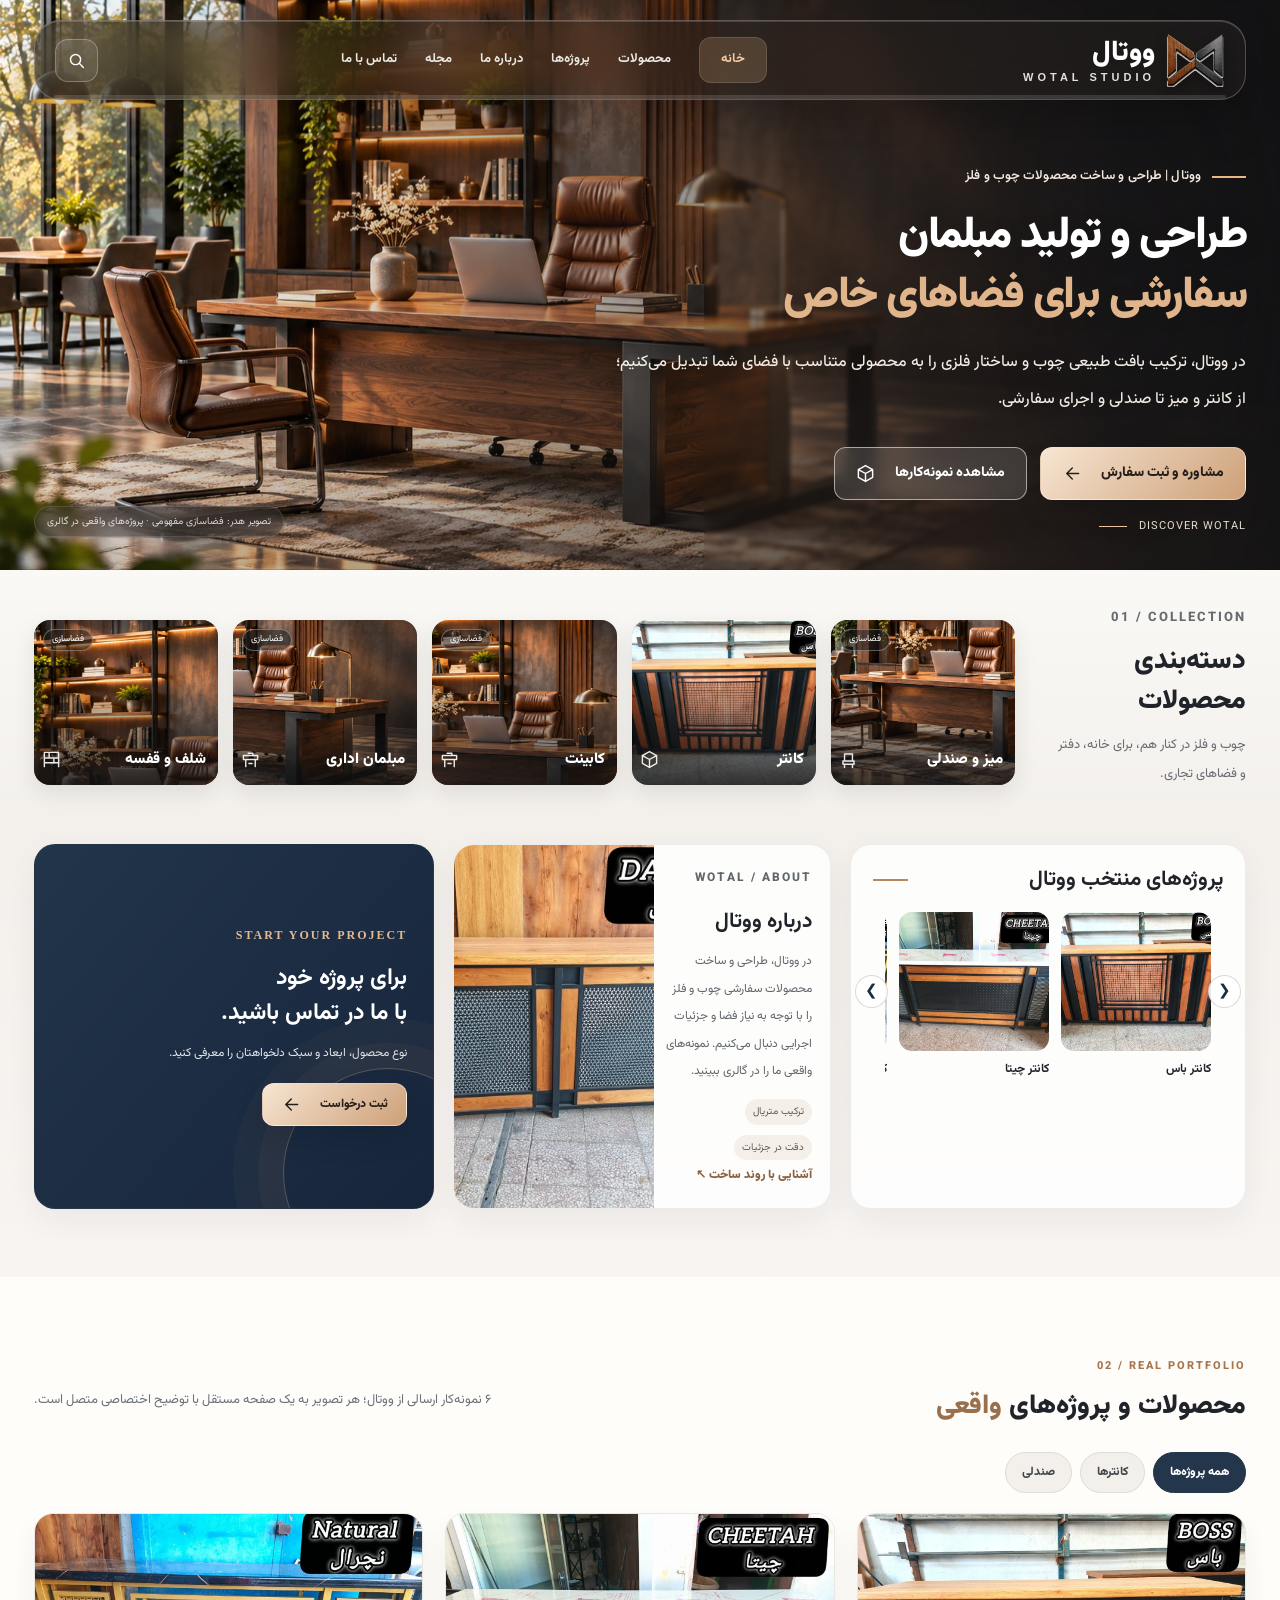
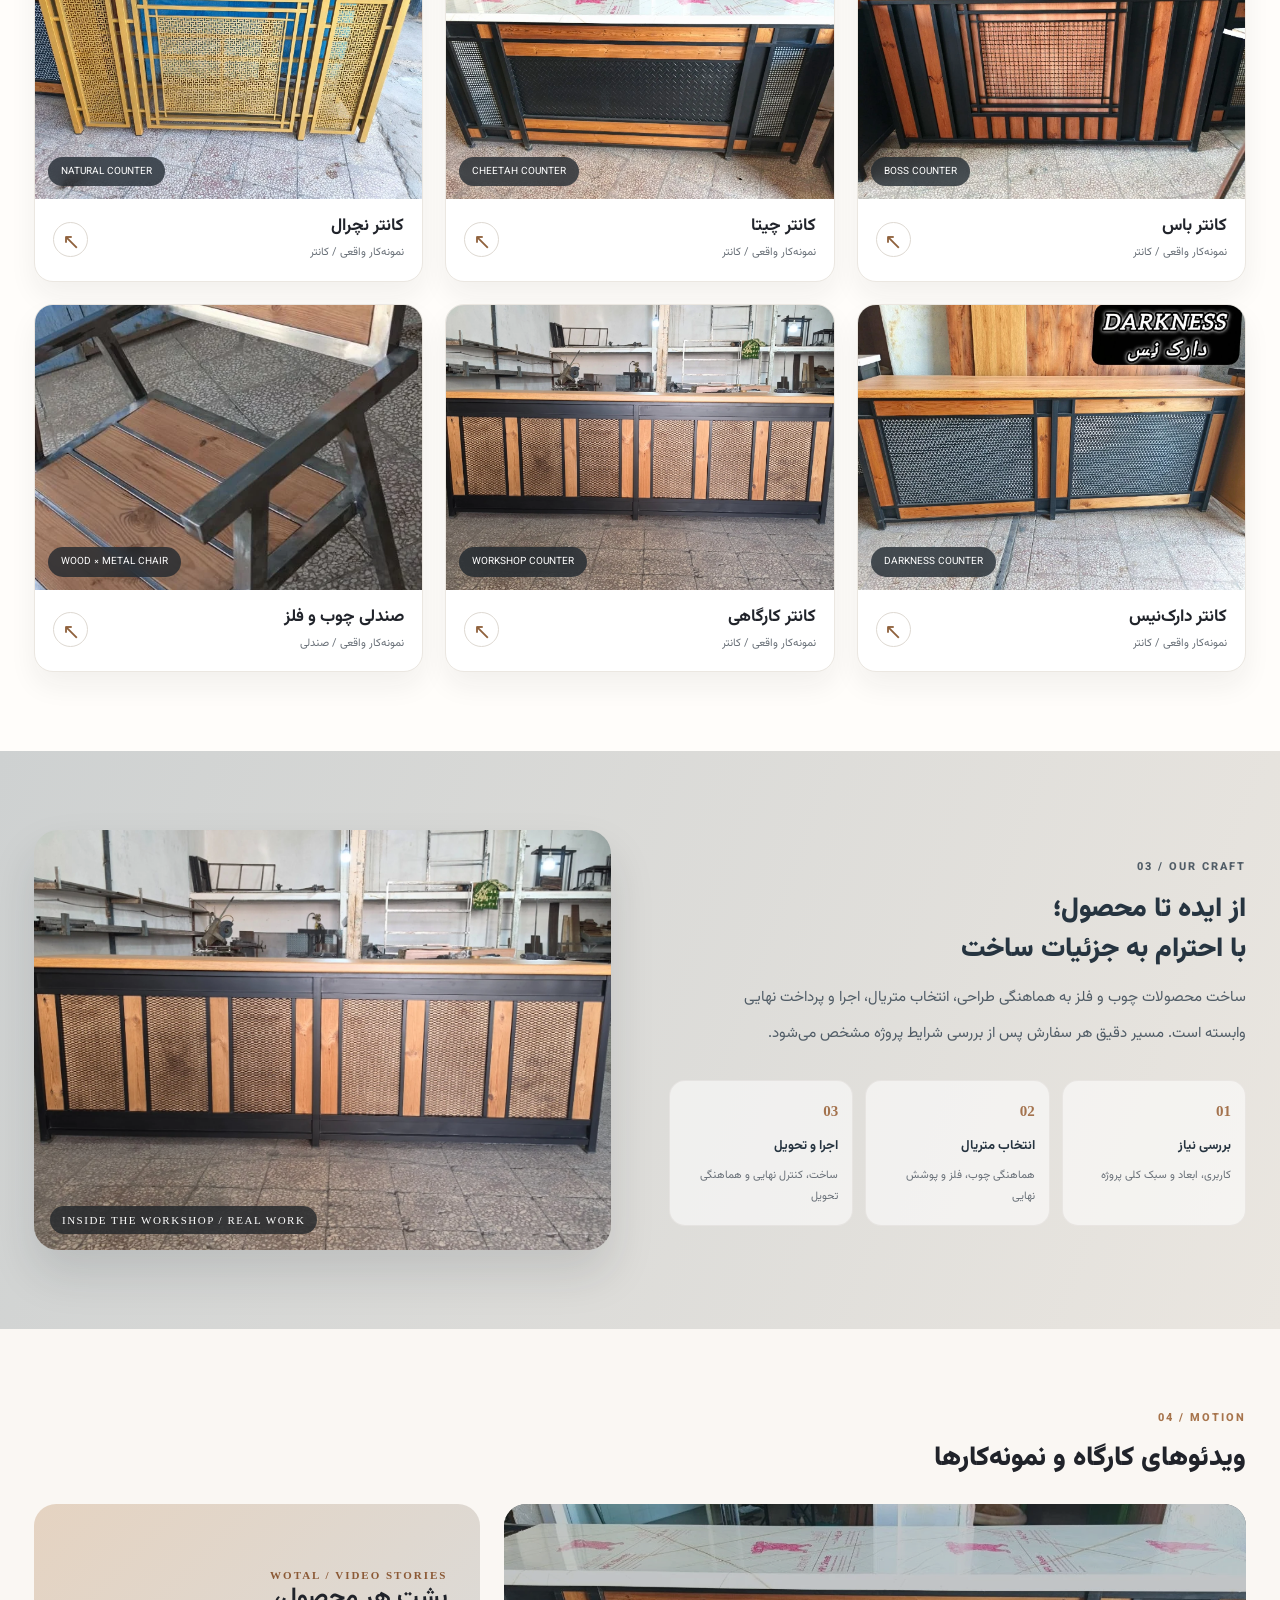
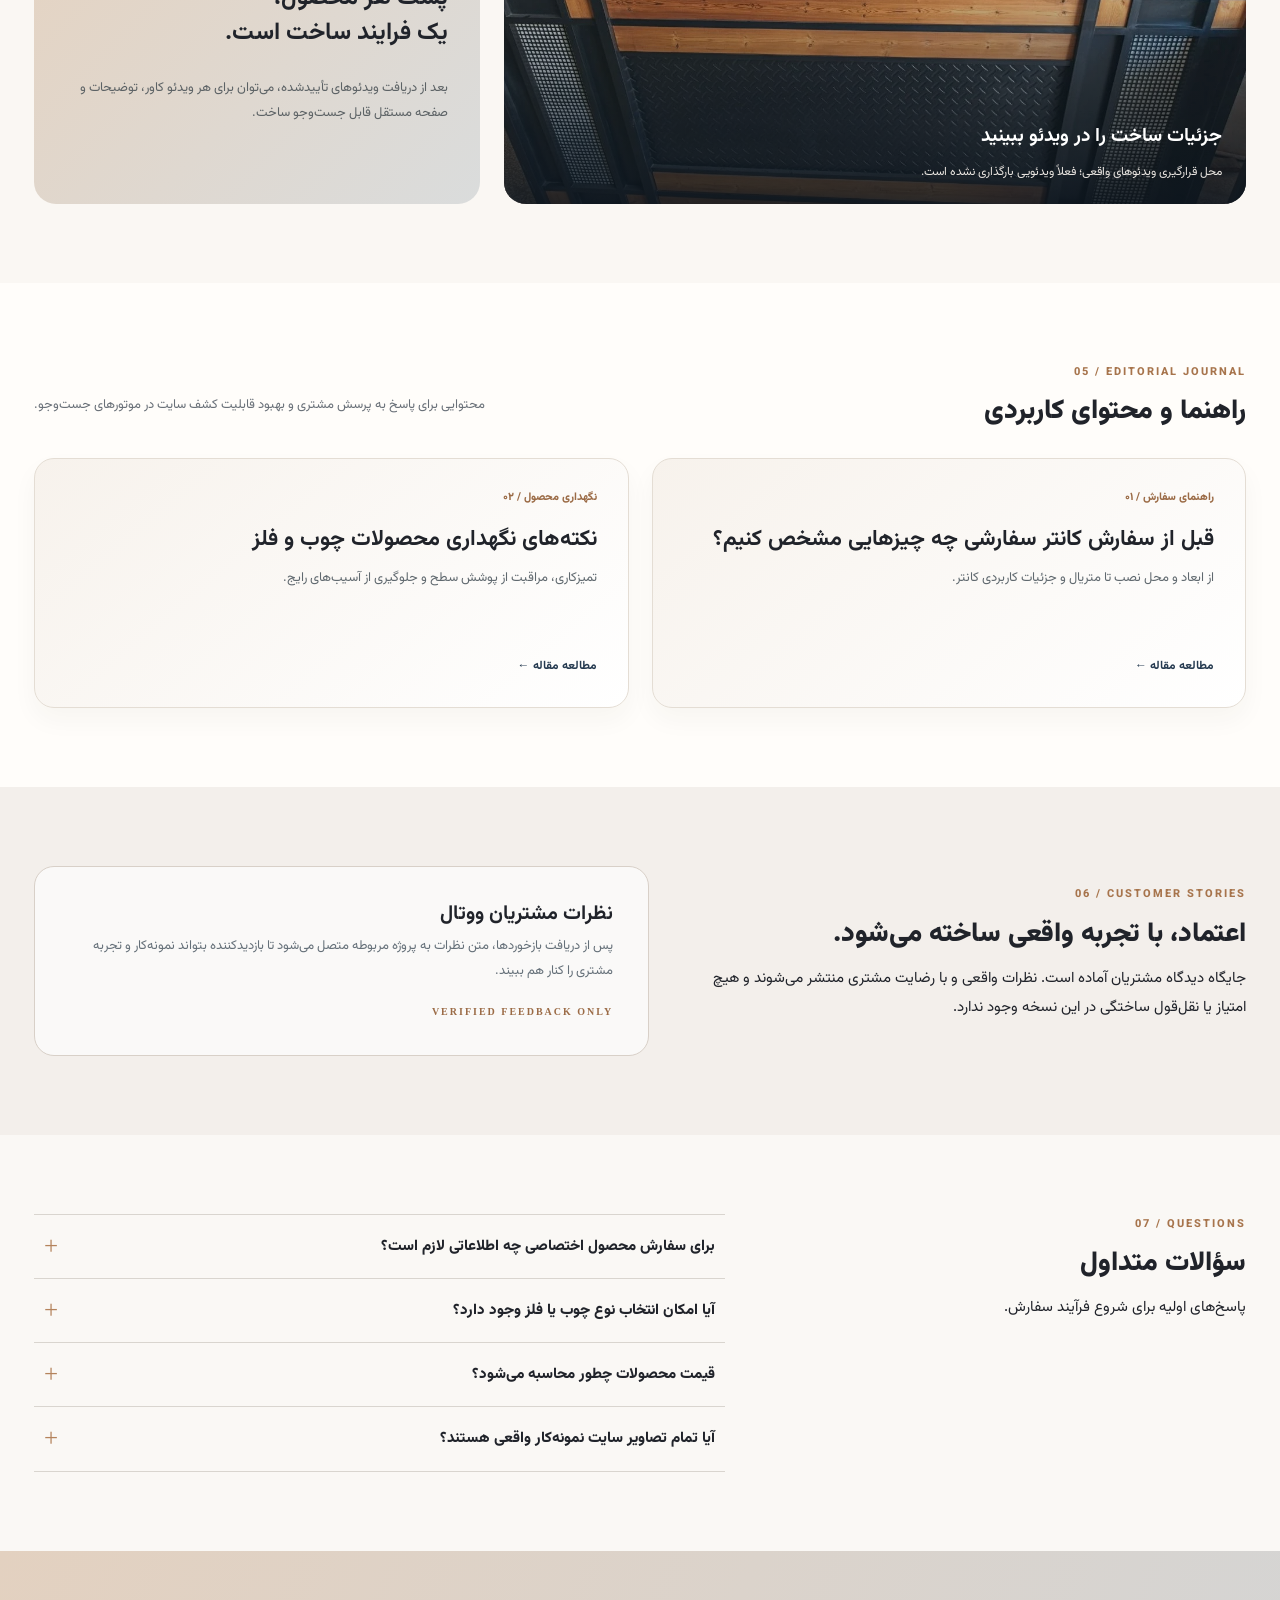
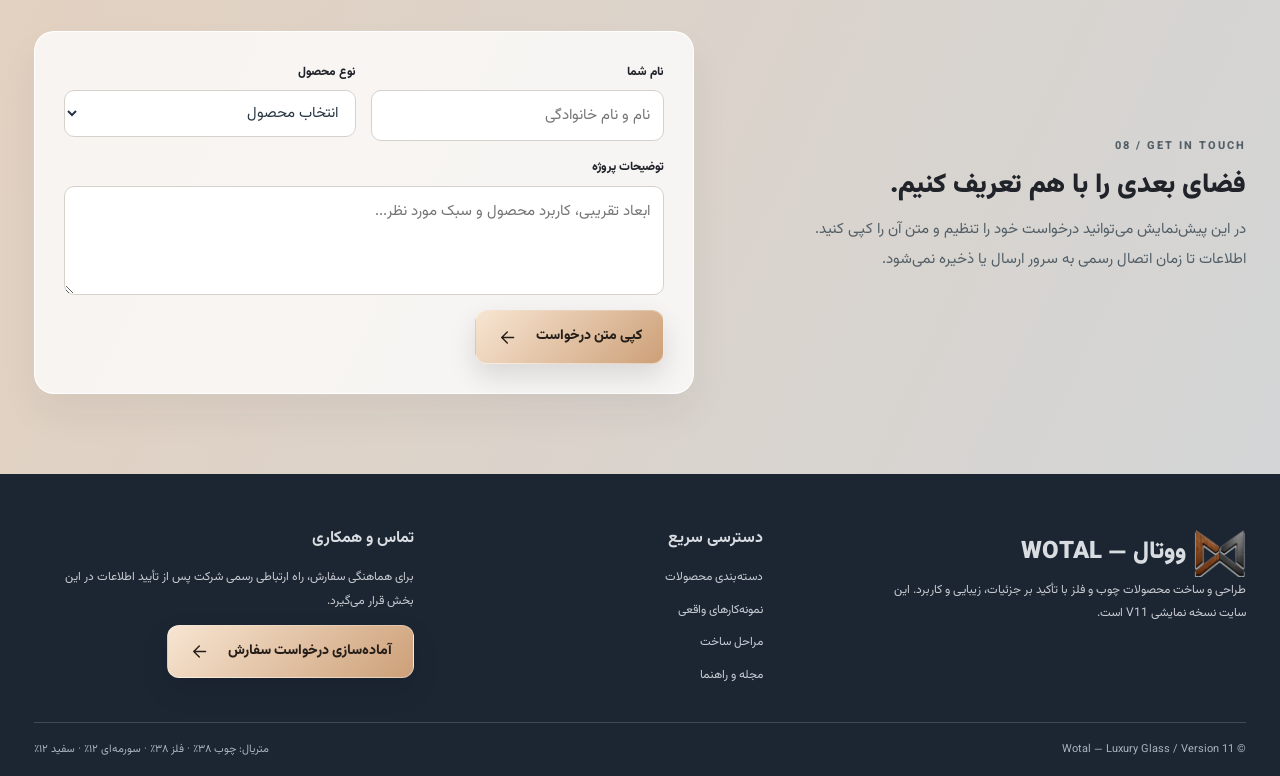
<file: index.html>
<!doctype html><html lang="fa" dir="rtl"><head><meta charset="utf-8"><meta name="viewport" content="width=device-width,initial-scale=1,viewport-fit=cover"><meta name="theme-color" content="#252c35"><meta name="description" content="ووتال؛ طراحی و ساخت محصولات چوب و فلز، کانتر، میز، صندلی و محصولات سفارشی. نمایش نمونه‌کارهای واقعی، راهنمای سفارش و آشنایی با فرایند ساخت."><meta name="robots" content="index,follow,max-image-preview:large"><meta property="og:type" content="website"><meta property="og:title" content="ووتال | طراحی و ساخت مبلمان و محصولات چوب و فلز"><meta property="og:description" content="ووتال؛ طراحی و ساخت محصولات چوب و فلز، کانتر، میز، صندلی و محصولات سفارشی. نمایش نمونه‌کارهای واقعی، راهنمای سفارش و آشنایی با فرایند ساخت."><meta property="og:locale" content="fa_IR"><meta name="color-scheme" content="light"><link rel="icon" href="assets/favicon.png"><link rel="preconnect" href="https://fonts.googleapis.com"><link rel="preconnect" href="https://fonts.gstatic.com" crossorigin><link href="https://fonts.googleapis.com/css2?family=Vazirmatn:wght@400;500;600;700;800;900&display=swap" rel="stylesheet"><link rel="stylesheet" href="assets/style.css"><title>ووتال | طراحی و ساخت مبلمان و محصولات چوب و فلز</title><script type="application/ld+json">{"@context": "https://schema.org", "@type": "Organization", "name": "ووتال", "alternateName": "Wotal Studio", "description": "طراحی و تولید محصولات چوب و فلز", "inLanguage": "fa-IR"}</script></head><body><svg class="sr-only" aria-hidden="true" xmlns="http://www.w3.org/2000/svg"><defs>
<symbol id="i-search" viewBox="0 0 24 24"><circle cx="10.8" cy="10.8" r="6.4"/><path d="m15.5 15.5 5.2 5.2"/></symbol>
<symbol id="i-menu" viewBox="0 0 24 24"><path d="M4 6h16M4 12h16M4 18h16"/></symbol>
<symbol id="i-arrow" viewBox="0 0 24 24"><path d="m13 5-7 7 7 7M6 12h15"/></symbol>
<symbol id="i-box" viewBox="0 0 24 24"><path d="m12 2 9 5-9 5-9-5 9-5ZM3 7v10l9 5 9-5V7M12 12v10"/></symbol>
<symbol id="i-chair" viewBox="0 0 24 24"><path d="M7 5h10v9H7zM5 14h14v4H5zM7 18v4m10-4v4"/></symbol>
<symbol id="i-shelf" viewBox="0 0 24 24"><path d="M3 3h18v18M3 3v18M3 10h18M3 16h18M9 3v7M15 10v6"/></symbol>
<symbol id="i-office" viewBox="0 0 24 24"><path d="M3 7h18v5H3zM6 12v9M18 12v9M10 17h4M9 4h6v3"/></symbol>
<symbol id="i-phone" viewBox="0 0 24 24"><path d="M7 3H4l-1 5c1 6 7 12 13 13l5-1v-4l-5-3-3 3c-3-1-5-3-6-6l3-3-3-4Z"/></symbol>
<symbol id="i-next" viewBox="0 0 24 24"><path d="m9 5 7 7-7 7"/></symbol>
</defs></svg><a class="skip" href="#main">رفتن به محتوای اصلی</a><div class="nav-wrap"><div class="wrap"><header class="glass-nav"><a class="brand" href="index.html" aria-label="ووتال، صفحه اصلی"><img class="brand-logo" src="assets/images/wotal-symbol.png" width="59" height="58" alt="نشان ووتال"><span class="brand-copy">ووتال<small>WOTAL STUDIO</small></span></a><nav class="main-menu" id="navMenu" aria-label="منوی اصلی"><a href="index.html#home" aria-current="page">خانه</a><a href="index.html#collection">محصولات</a><a href="index.html#portfolio">پروژه‌ها</a><a href="index.html#about">درباره ما</a><a href="index.html#journal">مجله</a><a href="index.html#contact">تماس با ما</a></nav><div class="nav-tools"><button class="round-btn" id="searchOpen" type="button" aria-label="جست‌وجو در سایت" title="جست‌وجو"><svg class="icon" aria-hidden="true"><use href="#i-search"></use></svg></button><button class="round-btn menu-btn" id="menuOpen" type="button" aria-controls="navMenu" aria-expanded="false" aria-label="باز کردن منو"><svg class="icon" aria-hidden="true"><use href="#i-menu"></use></svg></button></div><div class="scroll-progress" role="progressbar" aria-label="میزان پیمایش این صفحه" aria-valuemin="0" aria-valuemax="100" aria-valuenow="0"><span class="scroll-progress-fill"></span></div></header></div></div><main id="main"><section id="home" class="hero"><img class="hero-image" src="assets/images/showroom-concept.webp" alt="فضاسازی مفهومی شوروم محصولات چوبی و فلزی" width="1648" height="928" fetchpriority="high"><div class="hero-shade"></div><div class="wrap hero-content"><div class="hero-copy"><p class="hero-eyebrow">ووتال | طراحی و ساخت محصولات چوب و فلز</p><h1>طراحی و تولید مبلمان<br><em>سفارشی برای فضاهای خاص</em></h1><p class="intro">در ووتال، ترکیب بافت طبیعی چوب و ساختار فلزی را به محصولی متناسب با فضای شما تبدیل می‌کنیم؛ از کانتر و میز تا صندلی و اجرای سفارشی.</p><div class="hero-acts"><a class="pill pill-warm" href="#contact">مشاوره و ثبت سفارش <svg class="icon" aria-hidden="true"><use href="#i-arrow"></use></svg></a><a class="pill pill-glass" href="#portfolio">مشاهده نمونه‌کارها <svg class="icon" aria-hidden="true"><use href="#i-box"></use></svg></a></div></div><span class="hero-remark">تصویر هدر: فضاسازی مفهومی · پروژه‌های واقعی در گالری</span><span class="hero-scroll">DISCOVER WOTAL</span></div></section>
<section class="collection" id="collection"><div class="wrap collection-layout"><div class="collection-intro"><p class="section-overline">01 / COLLECTION</p><h2 class="section-heading">دسته‌بندی<br>محصولات</h2><p>چوب و فلز در کنار هم، برای خانه، دفتر و فضاهای تجاری.</p></div><div class="category-grid"><a class="category-card" href="#portfolio" data-quick-filter="chair"><img src="assets/images/cat-tables.webp" alt="میز و صندلی؛ تصویر فضاسازی مفهومی" loading="lazy" width="760" height="480"><span class="category-tag">فضاسازی</span><strong>میز و صندلی<svg class="icon" aria-hidden="true"><use href="#i-chair"></use></svg></strong></a><a class="category-card" href="#portfolio" data-quick-filter="counter"><img src="assets/images/counter-boss.webp" alt="کانتر؛ تصویر نمونه‌کار واقعی ووتال" loading="lazy" width="760" height="480"><strong>کانتر<svg class="icon" aria-hidden="true"><use href="#i-box"></use></svg></strong></a><a class="category-card" href="#contact"><img src="assets/images/cat-cabinet.webp" alt="کابینت؛ تصویر فضاسازی مفهومی" loading="lazy" width="760" height="480"><span class="category-tag">فضاسازی</span><strong>کابینت<svg class="icon" aria-hidden="true"><use href="#i-office"></use></svg></strong></a><a class="category-card" href="#contact"><img src="assets/images/cat-office.webp" alt="مبلمان اداری؛ تصویر فضاسازی مفهومی" loading="lazy" width="760" height="480"><span class="category-tag">فضاسازی</span><strong>مبلمان اداری<svg class="icon" aria-hidden="true"><use href="#i-office"></use></svg></strong></a><a class="category-card" href="#contact"><img src="assets/images/cat-shelf.webp" alt="شلف و قفسه؛ تصویر فضاسازی مفهومی" loading="lazy" width="760" height="480"><span class="category-tag">فضاسازی</span><strong>شلف و قفسه<svg class="icon" aria-hidden="true"><use href="#i-shelf"></use></svg></strong></a></div></div></section>
<section class="edit-row"><div class="wrap editorial-grid"><section class="panel editorial-projects" aria-label="پروژه‌های منتخب"><div class="panel-head"><h2>پروژه‌های منتخب ووتال</h2><span class="accent-line"></span></div><div class="feature-carousel"><button class="feature-arrow prev" type="button" data-carousel-dir="prev" aria-label="پروژه قبلی">❮</button><div class="feature-track" id="featureTrack"><a class="feature-item" href="projects/counter-boss.html"><img src="assets/images/counter-boss.webp" width="270" height="185" loading="lazy" alt="کانتر باس"><b>کانتر باس</b></a><a class="feature-item" href="projects/counter-cheetah.html"><img src="assets/images/counter-cheetah.webp" width="270" height="185" loading="lazy" alt="کانتر چیتا"><b>کانتر چیتا</b></a><a class="feature-item" href="projects/counter-natural.html"><img src="assets/images/counter-natural.webp" width="270" height="185" loading="lazy" alt="کانتر نچرال"><b>کانتر نچرال</b></a><a class="feature-item" href="projects/counter-darkness.html"><img src="assets/images/counter-darkness.webp" width="270" height="185" loading="lazy" alt="کانتر دارک‌نیس"><b>کانتر دارک‌نیس</b></a><a class="feature-item" href="projects/counter-workshop.html"><img src="assets/images/counter-workshop.webp" width="270" height="185" loading="lazy" alt="کانتر کارگاهی"><b>کانتر کارگاهی</b></a><a class="feature-item" href="projects/chair.html"><img src="assets/images/chair.webp" width="270" height="185" loading="lazy" alt="صندلی چوب و فلز"><b>صندلی چوب و فلز</b></a></div><button class="feature-arrow next" type="button" data-carousel-dir="next" aria-label="پروژه بعدی">❯</button></div></section><section class="panel about-panel" id="about"><div class="about-copy"><p class="section-overline">WOTAL / ABOUT</p><h2>درباره ووتال</h2><p>در ووتال، طراحی و ساخت محصولات سفارشی چوب و فلز را با توجه به نیاز فضا و جزئیات اجرایی دنبال می‌کنیم. نمونه‌های واقعی ما را در گالری ببینید.</p><div class="about-points"><span>ترکیب متریال</span><span>دقت در جزئیات</span></div><a href="#process">آشنایی با روند ساخت ↖</a></div><img class="about-photo" src="assets/images/counter-darkness.webp" alt="جزئیات ترکیب چوب و فلز در کانتر دارک‌نیس" width="500" height="600" loading="lazy"></section><section class="panel cta-panel"><p class="mini-tag" style="color:#e3b994">START YOUR PROJECT</p><h2>برای پروژه خود<br>با ما در تماس باشید.</h2><p>نوع محصول، ابعاد و سبک دلخواهتان را معرفی کنید.</p><a class="pill pill-warm" href="#contact">ثبت درخواست <svg class="icon" aria-hidden="true"><use href="#i-arrow"></use></svg></a></section></div></section>
<section class="section portfolio" id="portfolio"><div class="wrap"><div class="section-top"><div><p class="section-overline">02 / REAL PORTFOLIO</p><h2 class="section-heading">محصولات و پروژه‌های <span style="color:#99704e">واقعی</span></h2></div><p>۶ نمونه‌کار ارسالی از ووتال؛ هر تصویر به یک صفحه مستقل با توضیح اختصاصی متصل است.</p></div><div class="filterbar" role="group" aria-label="فیلتر نمونه‌کارها"><button type="button" class="active" data-filter="all" aria-pressed="true">همه پروژه‌ها</button><button type="button" data-filter="counter" aria-pressed="false">کانترها</button><button type="button" data-filter="chair" aria-pressed="false">صندلی</button></div><div class="portfolio-grid"><a class="portfolio-card" href="projects/counter-boss.html" data-kind="counter"><div class="portfolio-image"><img src="assets/images/counter-boss.webp" alt="کانتر با قاب فلزی تیره، چوب گرم‌رنگ و پنل مشبک مرکزی. تصویر از نمونه‌کار ارسالی ووتال است." loading="lazy" width="960" height="720"><span>BOSS COUNTER</span></div><div class="portfolio-info"><div><h3>کانتر باس</h3><p>نمونه‌کار واقعی / کانتر</p></div><span aria-hidden="true">↖</span></div></a><a class="portfolio-card" href="projects/counter-cheetah.html" data-kind="counter"><div class="portfolio-image"><img src="assets/images/counter-cheetah.webp" alt="کانتر با صفحه روشن و ترکیب چوب طبیعی‌رنگ، آهن تیره و پوشش مشبک." loading="lazy" width="960" height="720"><span>CHEETAH COUNTER</span></div><div class="portfolio-info"><div><h3>کانتر چیتا</h3><p>نمونه‌کار واقعی / کانتر</p></div><span aria-hidden="true">↖</span></div></a><a class="portfolio-card" href="projects/counter-natural.html" data-kind="counter"><div class="portfolio-image"><img src="assets/images/counter-natural.webp" alt="نمونه کانتر با فرم‌های هندسی و قاب فلزی طلایی‌رنگ، همراه با سطح رویه تیره." loading="lazy" width="960" height="720"><span>NATURAL COUNTER</span></div><div class="portfolio-info"><div><h3>کانتر نچرال</h3><p>نمونه‌کار واقعی / کانتر</p></div><span aria-hidden="true">↖</span></div></a><a class="portfolio-card" href="projects/counter-darkness.html" data-kind="counter"><div class="portfolio-image"><img src="assets/images/counter-darkness.webp" alt="کانتر با قاب آهنی تیره، سطح چوبی و دو پنل مشبک جلویی." loading="lazy" width="960" height="720"><span>DARKNESS COUNTER</span></div><div class="portfolio-info"><div><h3>کانتر دارک‌نیس</h3><p>نمونه‌کار واقعی / کانتر</p></div><span aria-hidden="true">↖</span></div></a><a class="portfolio-card" href="projects/counter-workshop.html" data-kind="counter"><div class="portfolio-image"><img src="assets/images/counter-workshop.webp" alt="نمای یک کانتر چوب و فلز از محیط واقعی کارگاه ووتال." loading="lazy" width="960" height="720"><span>WORKSHOP COUNTER</span></div><div class="portfolio-info"><div><h3>کانتر کارگاهی</h3><p>نمونه‌کار واقعی / کانتر</p></div><span aria-hidden="true">↖</span></div></a><a class="portfolio-card" href="projects/chair.html" data-kind="chair"><div class="portfolio-image"><img src="assets/images/chair.webp" alt="صندلی با نشیمن و پشتی چوبی و بدنه فلزی؛ تصویر واقعی ارسالی کارگاه." loading="lazy" width="960" height="720"><span>WOOD × METAL CHAIR</span></div><div class="portfolio-info"><div><h3>صندلی چوب و فلز</h3><p>نمونه‌کار واقعی / صندلی</p></div><span aria-hidden="true">↖</span></div></a></div></div></section>
<section class="section story" id="process"><div class="wrap story-grid"><div><p class="section-overline">03 / OUR CRAFT</p><h2 class="section-heading">از ایده تا محصول؛<br>با احترام به جزئیات ساخت</h2><p>ساخت محصولات چوب و فلز به هماهنگی طراحی، انتخاب متریال، اجرا و پرداخت نهایی وابسته است. مسیر دقیق هر سفارش پس از بررسی شرایط پروژه مشخص می‌شود.</p><div class="process"><div><span>01</span><b>بررسی نیاز</b><small>کاربری، ابعاد و سبک کلی پروژه</small></div><div><span>02</span><b>انتخاب متریال</b><small>هماهنگی چوب، فلز و پوشش نهایی</small></div><div><span>03</span><b>اجرا و تحویل</b><small>ساخت، کنترل نهایی و هماهنگی تحویل</small></div></div></div><div class="story-photo"><img src="assets/images/counter-workshop.webp" alt="تصویر واقعی کانتر در کارگاه ووتال" loading="lazy" width="1800" height="1013"><span>INSIDE THE WORKSHOP / REAL WORK</span></div></div></section>
<section class="section media-section" id="videos"><div class="wrap"><div class="section-top"><div><p class="section-overline">04 / MOTION</p><h2 class="section-heading">ویدئوهای کارگاه و نمونه‌کارها</h2></div></div><div class="media-grid"><div class="video-placeholder"><img src="assets/images/counter-cheetah.webp" alt="کاور جایگاه ویدئوی واقعی کانتر" loading="lazy" width="1280" height="960"><div class="video-info"><strong>جزئیات ساخت را در ویدئو ببینید</strong><p>محل قرارگیری ویدئوهای واقعی؛ فعلاً ویدئویی بارگذاری نشده است.</p></div></div><div class="media-side"><span class="mini-tag">WOTAL / VIDEO STORIES</span><h3>پشت هر محصول،<br>یک فرایند ساخت است.</h3><p>بعد از دریافت ویدئوهای تأییدشده، می‌توان برای هر ویدئو کاور، توضیحات و صفحه مستقل قابل جست‌وجو ساخت.</p></div></div></div></section>
<section class="section guides-section" id="journal"><div class="wrap"><div class="section-top"><div><p class="section-overline">05 / EDITORIAL JOURNAL</p><h2 class="section-heading">راهنما و محتوای کاربردی</h2></div><p>محتوایی برای پاسخ به پرسش مشتری و بهبود قابلیت کشف سایت در موتورهای جست‌وجو.</p></div><div class="guide-grid"><a class="guide-card" href="guides/custom-counter.html"><small>راهنمای سفارش / ۰۱</small><h3>قبل از سفارش کانتر سفارشی چه چیزهایی مشخص کنیم؟</h3><p>از ابعاد و محل نصب تا متریال و جزئیات کاربردی کانتر.</p><b>مطالعه مقاله ←</b></a><a class="guide-card" href="guides/wood-metal-care.html"><small>نگهداری محصول / ۰۲</small><h3>نکته‌های نگهداری محصولات چوب و فلز</h3><p>تمیزکاری، مراقبت از پوشش سطح و جلوگیری از آسیب‌های رایج.</p><b>مطالعه مقاله ←</b></a></div></div></section>
<section class="section reviews" id="reviews"><div class="wrap review-grid"><div><p class="section-overline">06 / CUSTOMER STORIES</p><h2 class="section-heading">اعتماد، با تجربه واقعی ساخته می‌شود.</h2><p>جایگاه دیدگاه مشتریان آماده است. نظرات واقعی و با رضایت مشتری منتشر می‌شوند و هیچ امتیاز یا نقل‌قول ساختگی در این نسخه وجود ندارد.</p></div><div class="review-placeholder"><strong>نظرات مشتریان ووتال</strong><p>پس از دریافت بازخوردها، متن نظرات به پروژه مربوطه متصل می‌شود تا بازدیدکننده بتواند نمونه‌کار و تجربه مشتری را کنار هم ببیند.</p><small>VERIFIED FEEDBACK ONLY</small></div></div></section>
<section class="section faq" id="faq"><div class="wrap faq-grid"><div><p class="section-overline">07 / QUESTIONS</p><h2 class="section-heading">سؤالات متداول</h2><p>پاسخ‌های اولیه برای شروع فرآیند سفارش.</p></div><div class="faq-items"><details><summary>برای سفارش محصول اختصاصی چه اطلاعاتی لازم است؟</summary><p>نوع محصول، کاربرد، ابعاد تقریبی، محل نصب و تصویر نمونه یا سبک مورد نظر، شروع خوبی برای بررسی سفارش است.</p></details><details><summary>آیا امکان انتخاب نوع چوب یا فلز وجود دارد؟</summary><p>انتخاب‌های دلخواهتان را مطرح کنید. امکان استفاده از متریال و مشخصات نهایی پس از بررسی فنی و موجودی مشخص می‌شود.</p></details><details><summary>قیمت محصولات چطور محاسبه می‌شود؟</summary><p>قیمت به ابعاد، متریال، سطح پرداخت، پیچیدگی ساخت و شرایط اجرا بستگی دارد و برای هر سفارش جداگانه اعلام می‌شود.</p></details><details><summary>آیا تمام تصاویر سایت نمونه‌کار واقعی هستند؟</summary><p>عکس‌های موجود در گالری پروژه‌ها واقعی‌اند. تصویر بزرگ هدر و برخی تصاویر دسته‌بندی برای نمایش فضای پیشنهادی، به‌صورت مفهومی ساخته شده‌اند.</p></details></div></div></section>
<section class="contact" id="contact"><div class="wrap contact-grid"><div><p class="section-overline">08 / GET IN TOUCH</p><h2 class="section-heading">فضای بعدی را با هم تعریف کنیم.</h2><p>در این پیش‌نمایش می‌توانید درخواست خود را تنظیم و متن آن را کپی کنید. اطلاعات تا زمان اتصال رسمی به سرور ارسال یا ذخیره نمی‌شود.</p></div><form id="requestForm" class="request-form"><div class="field"><label for="clientName">نام شما</label><input id="clientName" name="name" required placeholder="نام و نام خانوادگی" autocomplete="name"></div><div class="field"><label for="productType">نوع محصول</label><select id="productType" name="type" required><option value="">انتخاب محصول</option><option>میز و صندلی</option><option>کانتر</option><option>کابینت</option><option>مبلمان اداری</option><option>شلف و قفسه</option><option>محصول سفارشی</option></select></div><div class="field wide"><label for="projectDesc">توضیحات پروژه</label><textarea id="projectDesc" name="desc" required rows="3" maxlength="1500" placeholder="ابعاد تقریبی، کاربرد محصول و سبک مورد نظر..."></textarea></div><div class="form-actions"><button class="pill pill-warm" type="submit">کپی متن درخواست <svg class="icon" aria-hidden="true"><use href="#i-arrow"></use></svg></button><p class="form-response" id="formStatus" role="status" aria-live="polite"></p></div><textarea id="manualCopy" class="manual-result" readonly aria-label="متن آماده درخواست برای کپی دستی"></textarea></form></div></section></main><footer class="footer"><div class="wrap"><div class="footer-grid"><div><div class="footer-brand"><img src="assets/images/wotal-symbol.png" alt="" width="52" height="52"><span>ووتال — WOTAL</span></div><p>طراحی و ساخت محصولات چوب و فلز با تأکید بر جزئیات، زیبایی و کاربرد. این سایت نسخه نمایشی V11 است.</p></div><div><h3>دسترسی سریع</h3><div class="footer-nav"><a href="index.html#collection">دسته‌بندی محصولات</a><a href="index.html#portfolio">نمونه‌کارهای واقعی</a><a href="index.html#process">مراحل ساخت</a><a href="index.html#journal">مجله و راهنما</a></div></div><div><h3>تماس و همکاری</h3><p>برای هماهنگی سفارش، راه ارتباطی رسمی شرکت پس از تأیید اطلاعات در این بخش قرار می‌گیرد.</p><a class="pill pill-warm" href="index.html#contact">آماده‌سازی درخواست سفارش <svg class="icon" aria-hidden="true"><use href="#i-arrow"></use></svg></a></div></div><div class="footer-base"><span>© Wotal — Luxury Glass / Version 11</span><span>متریال: چوب ۳۸٪ · فلز ۳۸٪ · سورمه‌ای ۱۲٪ · سفید ۱۲٪</span></div></div></footer><dialog id="searchDialog" class="search-modal" aria-labelledby="searchTitle"><div class="search-inner"><div class="search-head"><h2 id="searchTitle">جست‌وجو در ووتال</h2><button class="modal-close" type="button" id="searchClose" aria-label="بستن جست‌وجو">×</button></div><label class="sr-only" for="siteSearch">عنوان محصول یا مقاله</label><input class="search-input" type="search" id="siteSearch" autocomplete="off" placeholder="مثلاً کانتر، صندلی، نگهداری..."><div class="search-list" id="searchResults" aria-live="polite"></div></div></dialog><script id="searchData" type="application/json">[{"title": "کانتر باس", "group": "نمونه‌کار واقعی", "href": "projects/counter-boss.html", "img": "assets/images/counter-boss.webp"}, {"title": "کانتر چیتا", "group": "نمونه‌کار واقعی", "href": "projects/counter-cheetah.html", "img": "assets/images/counter-cheetah.webp"}, {"title": "کانتر نچرال", "group": "نمونه‌کار واقعی", "href": "projects/counter-natural.html", "img": "assets/images/counter-natural.webp"}, {"title": "کانتر دارک‌نیس", "group": "نمونه‌کار واقعی", "href": "projects/counter-darkness.html", "img": "assets/images/counter-darkness.webp"}, {"title": "کانتر کارگاهی", "group": "نمونه‌کار واقعی", "href": "projects/counter-workshop.html", "img": "assets/images/counter-workshop.webp"}, {"title": "صندلی چوب و فلز", "group": "نمونه‌کار واقعی", "href": "projects/chair.html", "img": "assets/images/chair.webp"}, {"title": "راهنمای سفارش کانتر سفارشی", "group": "مقاله راهنما", "href": "guides/custom-counter.html", "img": "assets/images/counter-cheetah.webp"}, {"title": "نگهداری محصولات چوب و فلز", "group": "مقاله راهنما", "href": "guides/wood-metal-care.html", "img": "assets/images/counter-boss.webp"}]</script><script src="assets/app.js" defer></script></body></html>
</file>
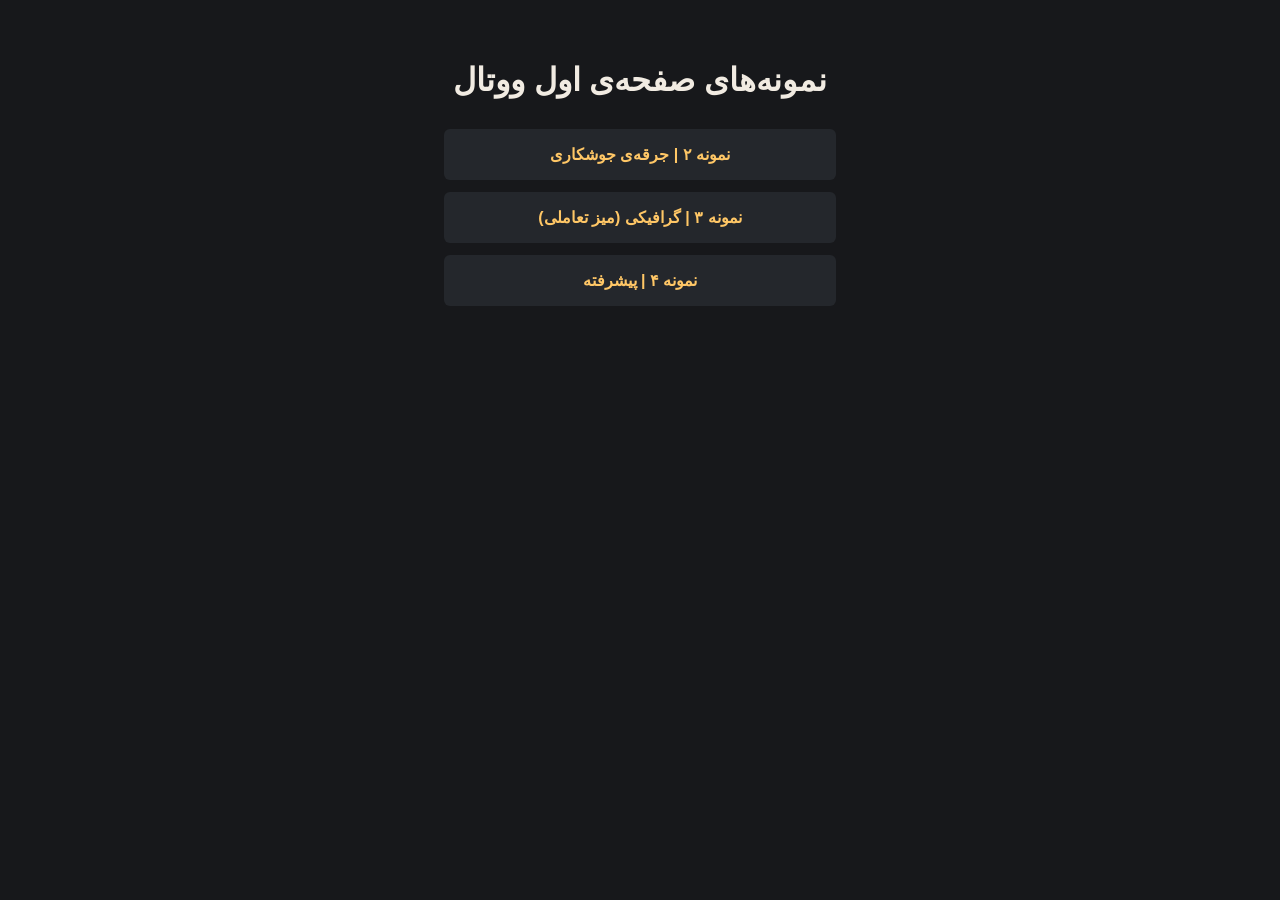
<file: main.html>
<!DOCTYPE html>
<html lang="fa" dir="rtl">
<head>
<meta charset="utf-8">
<meta name="viewport" content="width=device-width, initial-scale=1">
<title>ووتال | نمونه‌ها</title>
<style>
  body{font-family:Tahoma,sans-serif;background:#17181b;color:#f1ebe2;margin:0;padding:40px 20px;text-align:center}
  h1{margin-bottom:30px}
  a{display:block;max-width:360px;margin:12px auto;padding:16px;border-radius:6px;background:#24272c;color:#ffc766;text-decoration:none;font-weight:bold}
  a:hover{background:#ff7a1a;color:#1b1209}
</style>
</head>
<body>
  <h1>نمونه‌های صفحه‌ی اول ووتال</h1>
  <a href="v2.html">نمونه ۲ | جرقه‌ی جوشکاری</a>
  <a href="v3.html">نمونه ۳ | گرافیکی (میز تعاملی)</a>
  <a href="v4.html">نمونه ۴ | پیشرفته</a>
</body>
</html>
</file>
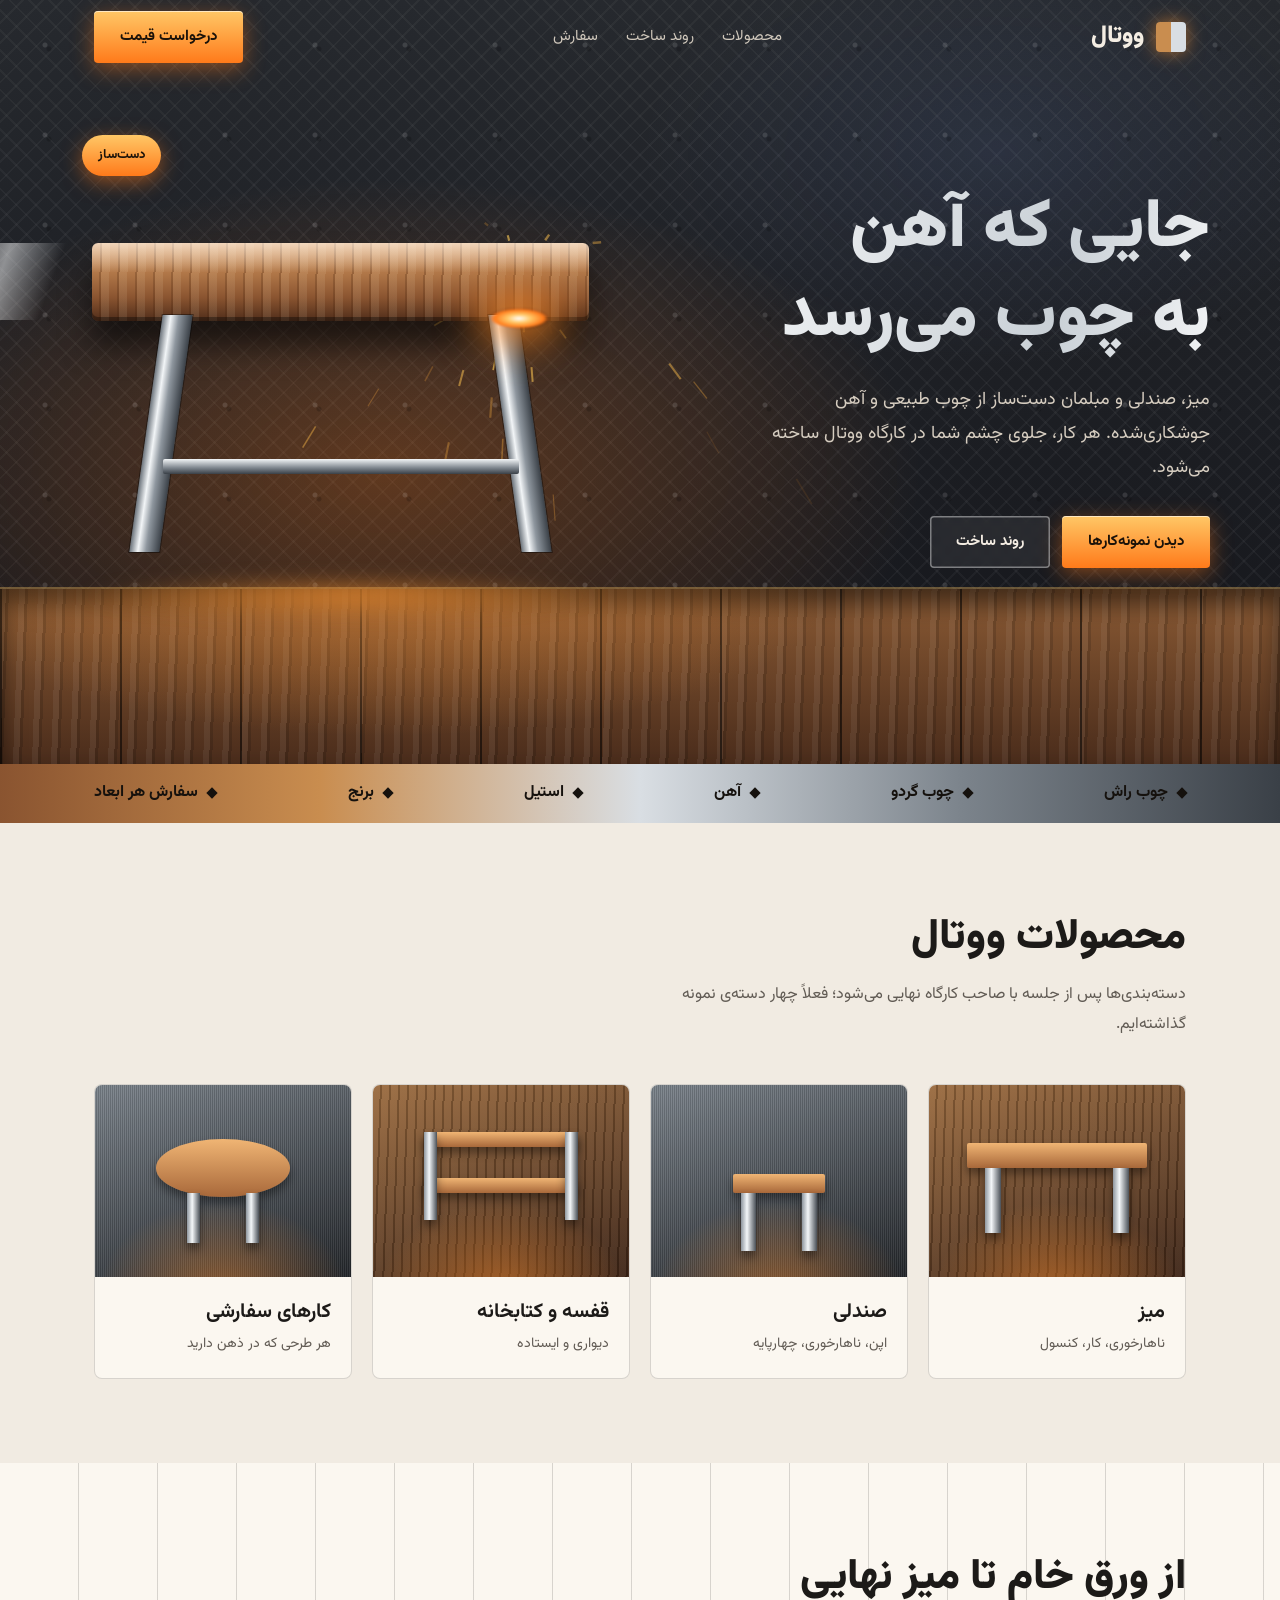
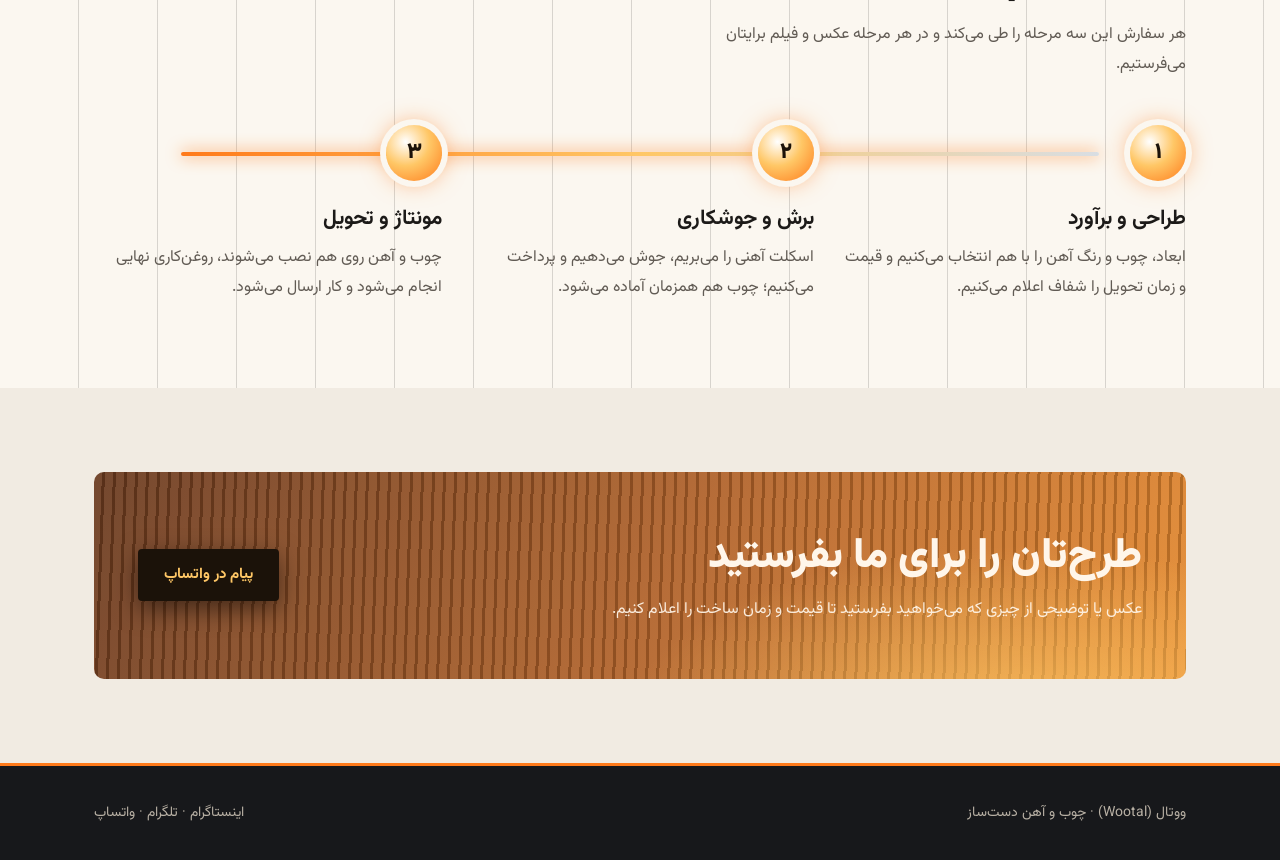
<file: main1.html>
<!DOCTYPE html>
<html lang="fa" dir="rtl">
<head>
<meta charset="utf-8">
<meta name="viewport" content="width=device-width, initial-scale=1, viewport-fit=cover">
<title>ووتال | چوب و آهن، با جرقه</title>
<link rel="stylesheet" href="https://fonts.googleapis.com/css2?family=Vazirmatn:wght@300;500;700;900&display=swap">
<style>
:root{
  --bg:#f1ebe2; --panel:#fbf7f0; --ink:#1c1a18; --muted:#615b54; --line:rgba(28,26,24,.16);
  --oak:#c98d4f; --walnut:#5a3523; --steel:#4b525a; --chrome:#d9dee3;
  --ember:#ff7a1a; --gold:#ffc766; --forge:#17181b;
  --font:"Vazirmatn",Tahoma,"Segoe UI",sans-serif;
  box-sizing:border-box;
  padding-top:env(safe-area-inset-top,0px);
  padding-bottom:env(safe-area-inset-bottom,0px);
}
@media (prefers-color-scheme:dark){
  :root:not([data-theme="light"]){
    --bg:#121315; --panel:#1d1f23; --ink:#f1ebe2; --muted:#a8a29a; --line:rgba(241,235,226,.14);
  }
}
:root[data-theme="dark"]{--bg:#121315;--panel:#1d1f23;--ink:#f1ebe2;--muted:#a8a29a;--line:rgba(241,235,226,.14)}
html{scroll-padding-top:env(safe-area-inset-top,0px)}
*,*::before,*::after{box-sizing:border-box}
body{margin:0;background:var(--bg);color:var(--ink);font-family:var(--font);line-height:1.9;-webkit-font-smoothing:antialiased}
a{color:inherit;text-decoration:none}
:focus-visible{outline:3px solid var(--gold);outline-offset:3px}
.wrap{max-width:1140px;margin:0 auto;padding:0 24px;position:relative}

/* ---------- forge hero ---------- */
.hero{position:relative;overflow:hidden;color:#f4ede3;background:var(--forge);isolation:isolate}
/* steel wall with diamond plate texture */
.hero::before{content:"";position:absolute;inset:0;z-index:-3;
  background:
    radial-gradient(60% 55% at 30% 62%,rgba(255,122,26,.30),transparent 70%),
    radial-gradient(40% 40% at 78% 20%,rgba(120,160,255,.10),transparent 70%),
    repeating-linear-gradient(45deg,rgba(255,255,255,.035) 0 2px,transparent 2px 14px),
    repeating-linear-gradient(-45deg,rgba(255,255,255,.035) 0 2px,transparent 2px 14px),
    linear-gradient(180deg,#26292e,#14151a)}
/* wooden floor */
.floor{position:absolute;inset-inline:0;bottom:0;height:23%;z-index:-2;
  background:
    repeating-linear-gradient(90deg,rgba(0,0,0,.55) 0 2px,transparent 2px 120px),
    repeating-linear-gradient(92deg,rgba(255,255,255,.06) 0 6px,rgba(0,0,0,.14) 6px 9px,transparent 9px 19px),
    linear-gradient(180deg,#8a5a34,#4a2c1b);
  box-shadow:inset 0 14px 24px rgba(0,0,0,.55),0 -2px 0 rgba(255,199,102,.35)}
.floor::after{content:"";position:absolute;inset:0;background:radial-gradient(50% 120% at 30% 0,rgba(255,150,50,.38),transparent 70%)}
.rivets{position:absolute;inset-inline:0;top:0;height:100%;z-index:-2;pointer-events:none;
  background:
    radial-gradient(circle,rgba(255,255,255,.35) 0 2px,transparent 3px) 0 0/90px 90px,
    radial-gradient(circle,rgba(0,0,0,.5) 0 2px,transparent 3px) 4px 4px/90px 90px;opacity:.35}
canvas#sparks{position:absolute;inset:0;width:100%;height:100%;z-index:1;pointer-events:none}

header .bar{display:flex;align-items:center;justify-content:space-between;height:74px;position:relative;z-index:2}
.logo{display:flex;align-items:center;gap:12px;font-weight:900;font-size:24px}
.logo i{width:30px;height:30px;border-radius:4px;display:block;
  background:linear-gradient(90deg,var(--oak) 0 50%,var(--chrome) 50% 100%);
  box-shadow:0 0 18px rgba(255,150,50,.6)}
nav{display:flex;gap:28px;font-size:15px;color:#d0c8bc}
nav a:hover{color:var(--gold)}

.btn{display:inline-block;padding:12px 26px;border-radius:4px;font-weight:700;font-size:15px;border:0;position:relative;overflow:hidden;cursor:pointer;transition:transform .2s,box-shadow .2s}
.btn.hot{color:#1b1209;background:linear-gradient(180deg,var(--gold),var(--ember));box-shadow:0 6px 22px rgba(255,122,26,.45),inset 0 1px 0 rgba(255,255,255,.6)}
.btn.hot:hover{transform:translateY(-2px);box-shadow:0 10px 30px rgba(255,122,26,.65),inset 0 1px 0 rgba(255,255,255,.6)}
.btn.cold{color:#f4ede3;background:rgba(255,255,255,.06);box-shadow:inset 0 0 0 1.5px rgba(255,255,255,.4);backdrop-filter:blur(4px)}
.btn.cold:hover{background:rgba(255,255,255,.16)}

.heroGrid{display:grid;grid-template-columns:1.05fr 1fr;gap:30px;align-items:center;padding:46px 0 130px;position:relative;z-index:2}
h1{font-size:clamp(36px,5.8vw,68px);line-height:1.3;font-weight:900;margin:0 0 20px;
  background:linear-gradient(100deg,#fff 0%,#c9d0d6 30%,#fff 45%,var(--gold) 58%,#c9d0d6 72%,#fff 100%);
  background-size:250% 100%;-webkit-background-clip:text;background-clip:text;color:transparent;
  animation:shine 6s ease-in-out infinite alternate}
@keyframes shine{from{background-position:100% 0}to{background-position:0 0}}
.hero p{color:#d6cdc0;font-size:18px;max-width:46ch;margin:0 0 30px}
.acts{display:flex;gap:12px;flex-wrap:wrap}

/* glossy table */
.stage{position:relative;max-width:540px;width:100%;aspect-ratio:1.05/1;margin-inline:auto}
.slab{position:absolute;inset-inline:4%;top:24%;height:15%;border-radius:6px;
  background:
    linear-gradient(180deg,rgba(255,255,255,.55) 0,rgba(255,255,255,0) 38%),
    repeating-linear-gradient(91deg,rgba(60,28,8,.0) 0 8px,rgba(60,28,8,.22) 8px 10px,rgba(255,235,200,.10) 10px 18px),
    linear-gradient(180deg,#e0a266,#8a5430 70%,#4f2d1a);
  box-shadow:0 24px 30px rgba(0,0,0,.55),inset 0 -4px 0 rgba(0,0,0,.35)}
.slab::after{content:"";position:absolute;top:0;bottom:0;width:22%;left:-30%;transform:skewX(-20deg);
  background:linear-gradient(90deg,transparent,rgba(255,255,255,.5),transparent);animation:glint 5s ease-in-out infinite}
@keyframes glint{0%,55%{left:-30%}100%{left:130%}}
.leg{position:absolute;top:38%;width:5.5%;height:46%;
  background:linear-gradient(90deg,#6b737b,#f2f5f7 28%,#8e969e 55%,#3a4047);
  box-shadow:0 0 0 1px rgba(0,0,0,.4)}
.leg.l{inset-inline-start:14%;transform:skewX(8deg)}
.leg.r{inset-inline-end:14%;transform:skewX(-8deg)}
.brace{position:absolute;top:66%;inset-inline:17%;height:2.8%;
  background:linear-gradient(180deg,#f2f5f7,#7c848c 60%,#3a4047);border-radius:2px}
.weld{position:absolute;top:36.5%;inset-inline-start:11.5%;width:11%;height:4.2%;border-radius:50%;
  background:radial-gradient(ellipse,#fff 0,var(--gold) 28%,var(--ember) 58%,transparent 75%);
  filter:blur(1px);box-shadow:0 0 40px 14px rgba(255,140,40,.8);animation:arc .18s steps(2) infinite alternate}
@keyframes arc{from{opacity:.75;transform:scale(.9)}to{opacity:1;transform:scale(1.1)}}
.glowfloor{position:absolute;inset-inline:0;bottom:3%;height:9%;border-radius:50%;background:radial-gradient(ellipse,rgba(255,150,50,.55),transparent 70%);filter:blur(8px)}
.badge{position:absolute;inset-inline-end:2%;top:3%;padding:8px 16px;border-radius:30px;font-size:13px;font-weight:700;color:#1b1209;
  background:linear-gradient(180deg,var(--gold),var(--ember));box-shadow:0 6px 20px rgba(255,122,26,.5)}

/* ---------- ribbon of materials ---------- */
.ribbon{background:linear-gradient(90deg,#8a5430,var(--oak) 25%,#d9dee3 50%,#7c848c 75%,#3a4047);color:#15110d;font-weight:700}
.ribbon .wrap{display:flex;flex-wrap:wrap;justify-content:space-between;gap:10px 24px;padding-top:14px;padding-bottom:14px}
.ribbon span{display:flex;align-items:center;gap:10px}
.ribbon span::before{content:"";width:8px;height:8px;transform:rotate(45deg);background:currentColor}

/* ---------- sections ---------- */
section.s{padding:84px 0;position:relative}
section.alt{background:var(--panel);
  background-image:repeating-linear-gradient(90deg,transparent 0 78px,var(--line) 78px 79px)}
h2{font-size:clamp(28px,3.8vw,42px);font-weight:900;margin:0 0 10px;line-height:1.5}
.lead{color:var(--muted);max-width:56ch;margin:0 0 44px}

.cats{display:grid;grid-template-columns:repeat(4,1fr);gap:20px}
.cat{position:relative;border-radius:8px;overflow:hidden;background:var(--panel);border:1px solid var(--line);transition:transform .25s,box-shadow .25s}
.cat:hover{transform:translateY(-6px);box-shadow:0 18px 40px rgba(255,122,26,.25)}
.pic{aspect-ratio:4/3;position:relative;
  background:
    radial-gradient(70% 70% at 50% 110%,rgba(255,140,40,.5),transparent 70%),
    repeating-linear-gradient(92deg,rgba(255,255,255,.05) 0 7px,rgba(0,0,0,.18) 7px 9px),
    linear-gradient(160deg,#9a6a3e,#3d2416)}
.pic.steel{background:
    radial-gradient(70% 70% at 50% 110%,rgba(255,140,40,.45),transparent 70%),
    repeating-linear-gradient(90deg,rgba(255,255,255,.07) 0 1px,rgba(0,0,0,.12) 1px 2px),
    linear-gradient(160deg,#7b838b,#23262a)}
.pic i{position:absolute;display:block;box-shadow:0 6px 10px rgba(0,0,0,.4)}
.pic .w{background:linear-gradient(180deg,#f0b574,#a8683a);border-radius:2px}
.pic .m{background:linear-gradient(90deg,#8e969e,#f4f7f9 40%,#4a5057)}
.t .w{inset-inline:15%;top:30%;height:13%}.t .m{width:6%;height:34%;top:43%}.t .m.a{inset-inline-start:22%}.t .m.b{inset-inline-end:22%}
.c .w{inset-inline:32%;top:46%;height:10%}.c .m{width:6%;height:30%;top:56%}.c .m.a{inset-inline-start:35%}.c .m.b{inset-inline-end:35%}
.s1 .w{inset-inline:20%;top:24%;height:8%}.s1 .w.b{top:48%}.s1 .m{width:5%;height:46%;top:24%}.s1 .m.a{inset-inline-start:20%}.s1 .m.b{inset-inline-end:20%}
.o .w{inset-inline:24%;top:28%;height:30%;border-radius:50%}.o .m{width:5%;height:26%;top:56%}.o .m.a{inset-inline-start:36%}.o .m.b{inset-inline-end:36%}
.cat h3{margin:16px 20px 0;font-size:20px}
.cat span.d{display:block;margin:0 20px 20px;color:var(--muted);font-size:14px}

/* process: glowing weld line */
.steps{display:grid;grid-template-columns:repeat(3,1fr);gap:24px;position:relative}
.steps::before{content:"";position:absolute;top:27px;inset-inline:8%;height:4px;border-radius:2px;
  background:linear-gradient(90deg,var(--ember),var(--gold),var(--chrome));box-shadow:0 0 16px var(--ember)}
.step{position:relative;padding-top:0}
.node{width:56px;height:56px;border-radius:50%;display:grid;place-items:center;font-weight:900;font-size:22px;color:#1b1209;
  background:radial-gradient(circle at 35% 30%,#fff,var(--gold) 45%,var(--ember));box-shadow:0 0 0 6px var(--bg),0 0 24px rgba(255,122,26,.7)}
section.alt .node{box-shadow:0 0 0 6px var(--panel),0 0 24px rgba(255,122,26,.7)}
.step b{display:block;font-size:21px;margin:18px 0 4px}
.step p{margin:0;color:var(--muted)}

.cta{border-radius:10px;padding:54px 44px;display:grid;grid-template-columns:1fr auto;gap:26px;align-items:center;color:#fff6ea;position:relative;overflow:hidden;
  background:
    radial-gradient(60% 140% at 85% 120%,rgba(255,200,100,.75),transparent 60%),
    repeating-linear-gradient(92deg,rgba(255,255,255,.07) 0 8px,rgba(0,0,0,.18) 8px 11px),
    linear-gradient(120deg,#6a3a1f,#b4642a 55%,#e68a2e)}
.cta h2{margin:0 0 6px}.cta p{margin:0;opacity:.92}
.cta .btn{background:#1b1209;color:var(--gold);box-shadow:0 8px 24px rgba(0,0,0,.5)}
.cta .btn:hover{transform:translateY(-2px)}

footer{background:var(--forge);color:#b8b0a4;padding:34px 0;font-size:14px;border-top:3px solid var(--ember)}
footer .wrap{display:flex;justify-content:space-between;flex-wrap:wrap;gap:12px}

@media (max-width:880px){
  nav{display:none}
  .heroGrid{grid-template-columns:1fr;padding-bottom:150px}
  .cats{grid-template-columns:repeat(2,1fr)}
  .steps{grid-template-columns:1fr;gap:34px}.steps::before{display:none}
  .cta{grid-template-columns:1fr;padding:36px 24px}
}
@media (prefers-reduced-motion:reduce){
  h1,.slab::after,.weld{animation:none}
  .btn,.cat{transition:none}
}
</style>
</head>
<body>

<div class="hero" id="top">
  <div class="rivets"></div>
  <div class="floor"></div>
  <canvas id="sparks" aria-hidden="true"></canvas>

  <header>
    <div class="wrap bar">
      <a class="logo" href="#top"><i aria-hidden="true"></i>ووتال</a>
      <nav aria-label="منوی اصلی">
        <a href="#products">محصولات</a>
        <a href="#process">روند ساخت</a>
        <a href="#order">سفارش</a>
      </nav>
      <a class="btn hot" href="#order">درخواست قیمت</a>
    </div>
  </header>

  <div class="wrap heroGrid">
    <div>
      <h1>جایی که آهن<br>به چوب می‌رسد</h1>
      <p>میز، صندلی و مبلمان دست‌ساز از چوب طبیعی و آهن جوشکاری‌شده. هر کار، جلوی چشم شما در کارگاه ووتال ساخته می‌شود.</p>
      <div class="acts">
        <a class="btn hot" href="#products">دیدن نمونه‌کارها</a>
        <a class="btn cold" href="#process">روند ساخت</a>
      </div>
    </div>
    <div class="stage" id="stage" role="img" aria-label="تصویر گرافیکی میز با صفحه چوبی براق و پایه آهنی در حال جوشکاری">
      <div class="glowfloor"></div>
      <div class="slab"></div>
      <div class="leg l"></div><div class="leg r"></div>
      <div class="brace"></div>
      <div class="weld" id="weld"></div>
      <div class="badge">دست‌ساز</div>
    </div>
  </div>
</div>

<div class="ribbon">
  <div class="wrap"><span>چوب راش</span><span>چوب گردو</span><span>آهن</span><span>استیل</span><span>برنج</span><span>سفارش هر ابعاد</span></div>
</div>

<main>
  <section class="s" id="products">
    <div class="wrap">
      <h2>محصولات ووتال</h2>
      <p class="lead">دسته‌بندی‌ها پس از جلسه با صاحب کارگاه نهایی می‌شود؛ فعلاً چهار دسته‌ی نمونه گذاشته‌ایم.</p>
      <div class="cats">
        <a class="cat" href="#"><div class="pic t"><i class="w"></i><i class="m a"></i><i class="m b"></i></div><h3>میز</h3><span class="d">ناهارخوری، کار، کنسول</span></a>
        <a class="cat" href="#"><div class="pic steel c"><i class="w"></i><i class="m a"></i><i class="m b"></i></div><h3>صندلی</h3><span class="d">اپن، ناهارخوری، چهارپایه</span></a>
        <a class="cat" href="#"><div class="pic s1"><i class="w"></i><i class="w b"></i><i class="m a"></i><i class="m b"></i></div><h3>قفسه و کتابخانه</h3><span class="d">دیواری و ایستاده</span></a>
        <a class="cat" href="#"><div class="pic steel o"><i class="w"></i><i class="m a"></i><i class="m b"></i></div><h3>کارهای سفارشی</h3><span class="d">هر طرحی که در ذهن دارید</span></a>
      </div>
    </div>
  </section>

  <section class="s alt" id="process">
    <div class="wrap">
      <h2>از ورق خام تا میز نهایی</h2>
      <p class="lead">هر سفارش این سه مرحله را طی می‌کند و در هر مرحله عکس و فیلم برایتان می‌فرستیم.</p>
      <div class="steps">
        <div class="step"><div class="node">۱</div><b>طراحی و برآورد</b><p>ابعاد، چوب و رنگ آهن را با هم انتخاب می‌کنیم و قیمت و زمان تحویل را شفاف اعلام می‌کنیم.</p></div>
        <div class="step"><div class="node">۲</div><b>برش و جوشکاری</b><p>اسکلت آهنی را می‌بریم، جوش می‌دهیم و پرداخت می‌کنیم؛ چوب هم همزمان آماده می‌شود.</p></div>
        <div class="step"><div class="node">۳</div><b>مونتاژ و تحویل</b><p>چوب و آهن روی هم نصب می‌شوند، روغن‌کاری نهایی انجام می‌شود و کار ارسال می‌شود.</p></div>
      </div>
    </div>
  </section>

  <section class="s" id="order">
    <div class="wrap">
      <div class="cta">
        <div>
          <h2>طرح‌تان را برای ما بفرستید</h2>
          <p>عکس یا توضیحی از چیزی که می‌خواهید بفرستید تا قیمت و زمان ساخت را اعلام کنیم.</p>
        </div>
        <a class="btn" href="#">پیام در واتساپ</a>
      </div>
    </div>
  </section>
</main>

<footer>
  <div class="wrap"><span>ووتال (Wootal) · چوب و آهن دست‌ساز</span><span>اینستاگرام · تلگرام · واتساپ</span></div>
</footer>

<script>
(function(){
  var hero=document.querySelector('.hero'),cv=document.getElementById('sparks'),weld=document.getElementById('weld');
  if(!cv||matchMedia('(prefers-reduced-motion: reduce)').matches)return;
  var ctx=cv.getContext('2d'),P=[],W=0,H=0,dpr=Math.min(devicePixelRatio||1,2),last=0,acc=0;
  function size(){var r=hero.getBoundingClientRect();W=r.width;H=r.height;cv.width=W*dpr;cv.height=H*dpr;ctx.setTransform(dpr,0,0,dpr,0,0)}
  size();addEventListener('resize',size);
  function origin(){var a=weld.getBoundingClientRect(),b=hero.getBoundingClientRect();return{x:a.left-b.left+a.width/2,y:a.top-b.top+a.height/2}}
  function burst(n){var o=origin();for(var i=0;i<n;i++){var a=-Math.PI/2+(Math.random()-.5)*2.6,s=80+Math.random()*320;
    P.push({x:o.x,y:o.y,vx:Math.cos(a)*s,vy:Math.sin(a)*s,l:0,m:.5+Math.random()*.9,z:1+Math.random()*1.6})}}
  function tick(t){
    var dt=Math.min((t-last)/1000||0,.05);last=t;acc+=dt;
    if(acc>.07){burst(3+(Math.random()*4|0));acc=0;if(Math.random()<.07)burst(26)}
    ctx.clearRect(0,0,W,H);ctx.globalCompositeOperation='lighter';
    for(var i=P.length-1;i>=0;i--){var p=P[i];p.l+=dt;if(p.l>p.m){P.splice(i,1);continue}
      p.vy+=700*dt;p.vx*=.995;var px=p.x,py=p.y;p.x+=p.vx*dt;p.y+=p.vy*dt;
      if(p.y>H*.8&&p.vy>0){p.vy*=-.35;p.y=H*.8}
      var k=1-p.l/p.m;ctx.strokeStyle='rgba(255,'+(150+k*90|0)+','+(40+k*80|0)+','+k+')';ctx.lineWidth=p.z;
      ctx.beginPath();ctx.moveTo(px,py);ctx.lineTo(p.x,p.y);ctx.stroke()}
    requestAnimationFrame(tick)}
  requestAnimationFrame(tick);
})();
</script>
</body>
</html>
</file>
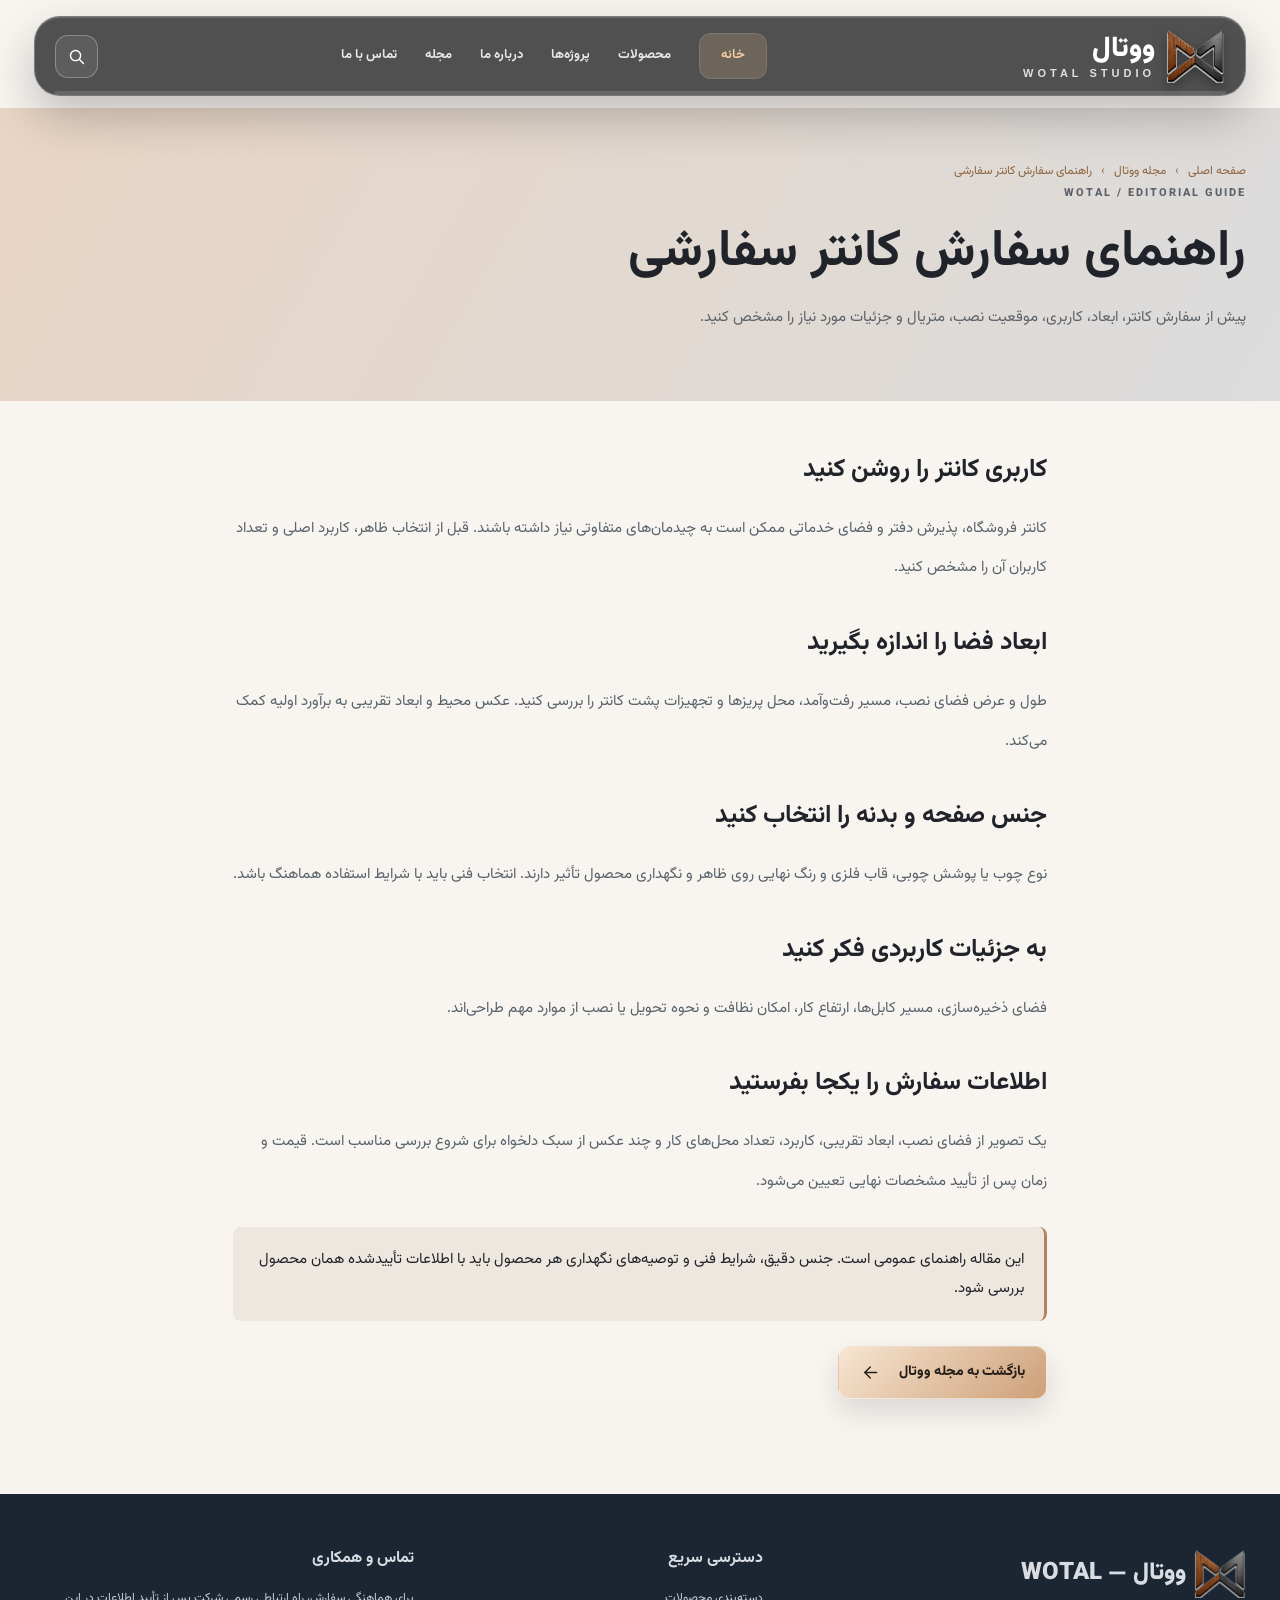
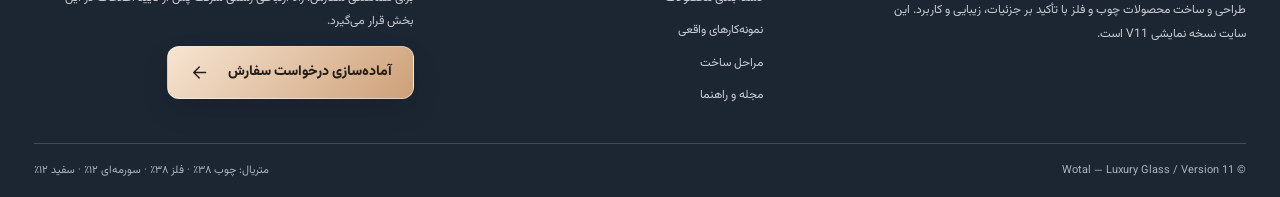
<file: guides/custom-counter.html>
<!doctype html><html lang="fa" dir="rtl"><head><meta charset="utf-8"><meta name="viewport" content="width=device-width,initial-scale=1,viewport-fit=cover"><meta name="theme-color" content="#252c35"><meta name="description" content="پیش از سفارش کانتر، ابعاد، کاربری، موقعیت نصب، متریال و جزئیات مورد نیاز را مشخص کنید."><meta name="robots" content="index,follow,max-image-preview:large"><meta property="og:type" content="article"><meta property="og:title" content="راهنمای سفارش کانتر سفارشی | مجله ووتال"><meta property="og:description" content="پیش از سفارش کانتر، ابعاد، کاربری، موقعیت نصب، متریال و جزئیات مورد نیاز را مشخص کنید."><meta property="og:locale" content="fa_IR"><meta name="color-scheme" content="light"><link rel="icon" href="../assets/favicon.png"><link rel="preconnect" href="https://fonts.googleapis.com"><link rel="preconnect" href="https://fonts.gstatic.com" crossorigin><link href="https://fonts.googleapis.com/css2?family=Vazirmatn:wght@400;500;600;700;800;900&display=swap" rel="stylesheet"><link rel="stylesheet" href="../assets/style.css"><title>راهنمای سفارش کانتر سفارشی | مجله ووتال</title><script type="application/ld+json">{"@context": "https://schema.org", "@type": "Article", "headline": "راهنمای سفارش کانتر سفارشی", "description": "پیش از سفارش کانتر، ابعاد، کاربری، موقعیت نصب، متریال و جزئیات مورد نیاز را مشخص کنید.", "inLanguage": "fa-IR", "publisher": {"@type": "Organization", "name": "ووتال"}}</script></head><body><svg class="sr-only" aria-hidden="true" xmlns="http://www.w3.org/2000/svg"><defs>
<symbol id="i-search" viewBox="0 0 24 24"><circle cx="10.8" cy="10.8" r="6.4"/><path d="m15.5 15.5 5.2 5.2"/></symbol>
<symbol id="i-menu" viewBox="0 0 24 24"><path d="M4 6h16M4 12h16M4 18h16"/></symbol>
<symbol id="i-arrow" viewBox="0 0 24 24"><path d="m13 5-7 7 7 7M6 12h15"/></symbol>
<symbol id="i-box" viewBox="0 0 24 24"><path d="m12 2 9 5-9 5-9-5 9-5ZM3 7v10l9 5 9-5V7M12 12v10"/></symbol>
<symbol id="i-chair" viewBox="0 0 24 24"><path d="M7 5h10v9H7zM5 14h14v4H5zM7 18v4m10-4v4"/></symbol>
<symbol id="i-shelf" viewBox="0 0 24 24"><path d="M3 3h18v18M3 3v18M3 10h18M3 16h18M9 3v7M15 10v6"/></symbol>
<symbol id="i-office" viewBox="0 0 24 24"><path d="M3 7h18v5H3zM6 12v9M18 12v9M10 17h4M9 4h6v3"/></symbol>
<symbol id="i-phone" viewBox="0 0 24 24"><path d="M7 3H4l-1 5c1 6 7 12 13 13l5-1v-4l-5-3-3 3c-3-1-5-3-6-6l3-3-3-4Z"/></symbol>
<symbol id="i-next" viewBox="0 0 24 24"><path d="m9 5 7 7-7 7"/></symbol>
</defs></svg><a class="skip" href="#main">رفتن به محتوای اصلی</a><div class="inner-page"><div class="nav-wrap"><div class="wrap"><header class="glass-nav"><a class="brand" href="../index.html" aria-label="ووتال، صفحه اصلی"><img class="brand-logo" src="../assets/images/wotal-symbol.png" width="59" height="58" alt="نشان ووتال"><span class="brand-copy">ووتال<small>WOTAL STUDIO</small></span></a><nav class="main-menu" id="navMenu" aria-label="منوی اصلی"><a href="../index.html#home" aria-current="page">خانه</a><a href="../index.html#collection">محصولات</a><a href="../index.html#portfolio">پروژه‌ها</a><a href="../index.html#about">درباره ما</a><a href="../index.html#journal">مجله</a><a href="../index.html#contact">تماس با ما</a></nav><div class="nav-tools"><button class="round-btn" id="searchOpen" type="button" aria-label="جست‌وجو در سایت" title="جست‌وجو"><svg class="icon" aria-hidden="true"><use href="#i-search"></use></svg></button><button class="round-btn menu-btn" id="menuOpen" type="button" aria-controls="navMenu" aria-expanded="false" aria-label="باز کردن منو"><svg class="icon" aria-hidden="true"><use href="#i-menu"></use></svg></button></div><div class="scroll-progress" role="progressbar" aria-label="میزان پیمایش این صفحه" aria-valuemin="0" aria-valuemax="100" aria-valuenow="0"><span class="scroll-progress-fill"></span></div></header></div></div><main id="main"><section class="inner-banner"><div class="wrap"><div class="breadcrumbs"><a href="../index.html">صفحه اصلی</a><span>›</span><a href="../index.html#journal">مجله ووتال</a><span>›</span>راهنمای سفارش کانتر سفارشی</div><p class="section-overline">WOTAL / EDITORIAL GUIDE</p><h1>راهنمای سفارش کانتر سفارشی</h1><p>پیش از سفارش کانتر، ابعاد، کاربری، موقعیت نصب، متریال و جزئیات مورد نیاز را مشخص کنید.</p></div></section><article class="article-body"><section><h2>کاربری کانتر را روشن کنید</h2><p>کانتر فروشگاه، پذیرش دفتر و فضای خدماتی ممکن است به چیدمان‌های متفاوتی نیاز داشته باشند. قبل از انتخاب ظاهر، کاربرد اصلی و تعداد کاربران آن را مشخص کنید.</p></section><section><h2>ابعاد فضا را اندازه بگیرید</h2><p>طول و عرض فضای نصب، مسیر رفت‌وآمد، محل پریزها و تجهیزات پشت کانتر را بررسی کنید. عکس محیط و ابعاد تقریبی به برآورد اولیه کمک می‌کند.</p></section><section><h2>جنس صفحه و بدنه را انتخاب کنید</h2><p>نوع چوب یا پوشش چوبی، قاب فلزی و رنگ نهایی روی ظاهر و نگهداری محصول تأثیر دارند. انتخاب فنی باید با شرایط استفاده هماهنگ باشد.</p></section><section><h2>به جزئیات کاربردی فکر کنید</h2><p>فضای ذخیره‌سازی، مسیر کابل‌ها، ارتفاع کار، امکان نظافت و نحوه تحویل یا نصب از موارد مهم طراحی‌اند.</p></section><section><h2>اطلاعات سفارش را یکجا بفرستید</h2><p>یک تصویر از فضای نصب، ابعاد تقریبی، کاربرد، تعداد محل‌های کار و چند عکس از سبک دلخواه برای شروع بررسی مناسب است. قیمت و زمان پس از تأیید مشخصات نهایی تعیین می‌شود.</p></section><aside class="article-note">این مقاله راهنمای عمومی است. جنس دقیق، شرایط فنی و توصیه‌های نگهداری هر محصول باید با اطلاعات تأییدشده همان محصول بررسی شود.</aside><a class="pill pill-warm" href="../index.html#journal">بازگشت به مجله ووتال <svg class="icon" aria-hidden="true"><use href="#i-arrow"></use></svg></a></article></main></div><footer class="footer"><div class="wrap"><div class="footer-grid"><div><div class="footer-brand"><img src="../assets/images/wotal-symbol.png" alt="" width="52" height="52"><span>ووتال — WOTAL</span></div><p>طراحی و ساخت محصولات چوب و فلز با تأکید بر جزئیات، زیبایی و کاربرد. این سایت نسخه نمایشی V11 است.</p></div><div><h3>دسترسی سریع</h3><div class="footer-nav"><a href="../index.html#collection">دسته‌بندی محصولات</a><a href="../index.html#portfolio">نمونه‌کارهای واقعی</a><a href="../index.html#process">مراحل ساخت</a><a href="../index.html#journal">مجله و راهنما</a></div></div><div><h3>تماس و همکاری</h3><p>برای هماهنگی سفارش، راه ارتباطی رسمی شرکت پس از تأیید اطلاعات در این بخش قرار می‌گیرد.</p><a class="pill pill-warm" href="../index.html#contact">آماده‌سازی درخواست سفارش <svg class="icon" aria-hidden="true"><use href="#i-arrow"></use></svg></a></div></div><div class="footer-base"><span>© Wotal — Luxury Glass / Version 11</span><span>متریال: چوب ۳۸٪ · فلز ۳۸٪ · سورمه‌ای ۱۲٪ · سفید ۱۲٪</span></div></div></footer><dialog id="searchDialog" class="search-modal" aria-labelledby="searchTitle"><div class="search-inner"><div class="search-head"><h2 id="searchTitle">جست‌وجو در ووتال</h2><button class="modal-close" type="button" id="searchClose" aria-label="بستن جست‌وجو">×</button></div><label class="sr-only" for="siteSearch">عنوان محصول یا مقاله</label><input class="search-input" type="search" id="siteSearch" autocomplete="off" placeholder="مثلاً کانتر، صندلی، نگهداری..."><div class="search-list" id="searchResults" aria-live="polite"></div></div></dialog><script id="searchData" type="application/json">[{"title": "کانتر باس", "group": "نمونه‌کار واقعی", "href": "../projects/counter-boss.html", "img": "../assets/images/counter-boss.webp"}, {"title": "کانتر چیتا", "group": "نمونه‌کار واقعی", "href": "../projects/counter-cheetah.html", "img": "../assets/images/counter-cheetah.webp"}, {"title": "کانتر نچرال", "group": "نمونه‌کار واقعی", "href": "../projects/counter-natural.html", "img": "../assets/images/counter-natural.webp"}, {"title": "کانتر دارک‌نیس", "group": "نمونه‌کار واقعی", "href": "../projects/counter-darkness.html", "img": "../assets/images/counter-darkness.webp"}, {"title": "کانتر کارگاهی", "group": "نمونه‌کار واقعی", "href": "../projects/counter-workshop.html", "img": "../assets/images/counter-workshop.webp"}, {"title": "صندلی چوب و فلز", "group": "نمونه‌کار واقعی", "href": "../projects/chair.html", "img": "../assets/images/chair.webp"}, {"title": "راهنمای سفارش کانتر سفارشی", "group": "مقاله راهنما", "href": "../guides/custom-counter.html", "img": "../assets/images/counter-cheetah.webp"}, {"title": "نگهداری محصولات چوب و فلز", "group": "مقاله راهنما", "href": "../guides/wood-metal-care.html", "img": "../assets/images/counter-boss.webp"}]</script><script src="../assets/app.js" defer></script></body></html>
</file>
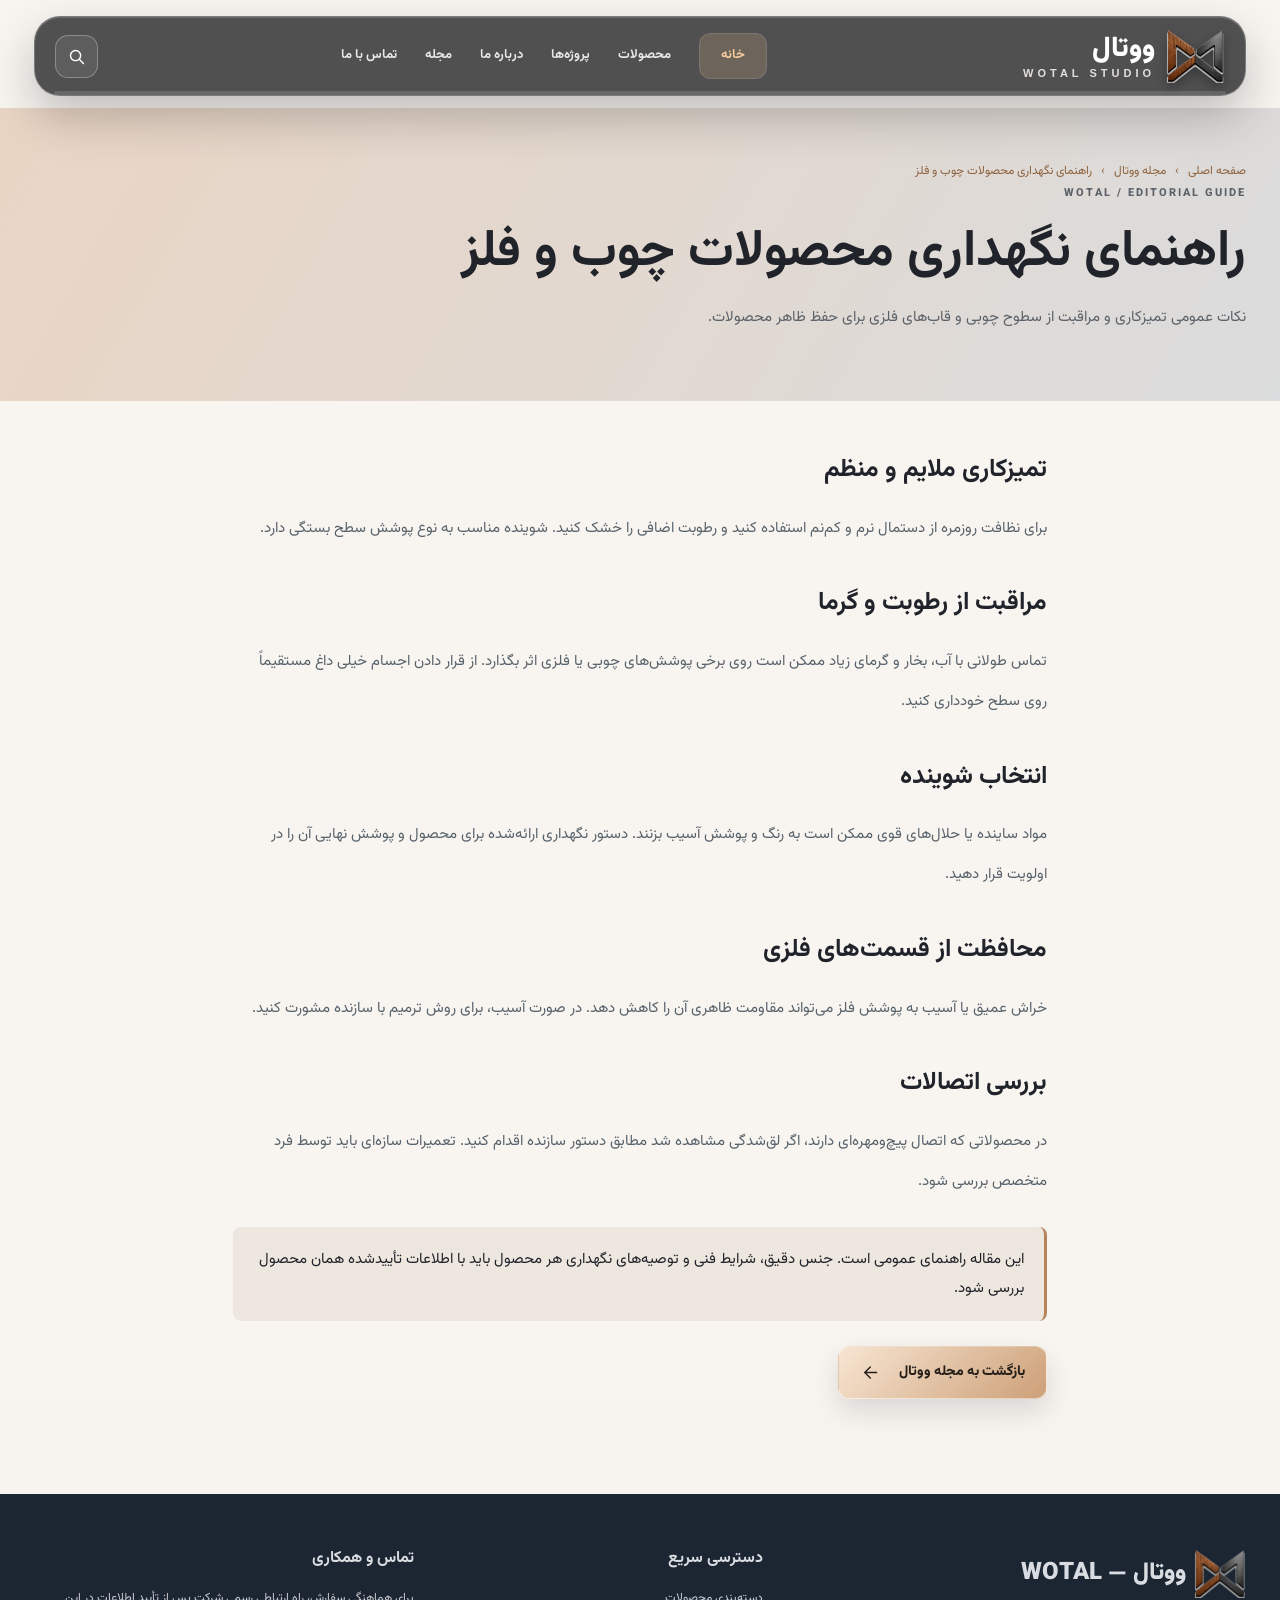
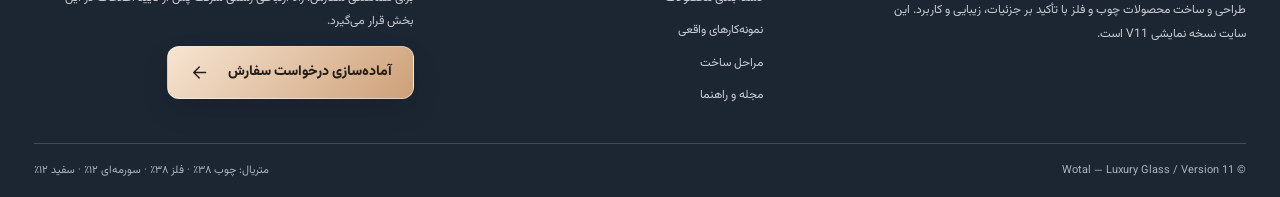
<file: guides/wood-metal-care.html>
<!doctype html><html lang="fa" dir="rtl"><head><meta charset="utf-8"><meta name="viewport" content="width=device-width,initial-scale=1,viewport-fit=cover"><meta name="theme-color" content="#252c35"><meta name="description" content="نکات عمومی تمیزکاری و مراقبت از سطوح چوبی و قاب‌های فلزی برای حفظ ظاهر محصولات."><meta name="robots" content="index,follow,max-image-preview:large"><meta property="og:type" content="article"><meta property="og:title" content="راهنمای نگهداری محصولات چوب و فلز | مجله ووتال"><meta property="og:description" content="نکات عمومی تمیزکاری و مراقبت از سطوح چوبی و قاب‌های فلزی برای حفظ ظاهر محصولات."><meta property="og:locale" content="fa_IR"><meta name="color-scheme" content="light"><link rel="icon" href="../assets/favicon.png"><link rel="preconnect" href="https://fonts.googleapis.com"><link rel="preconnect" href="https://fonts.gstatic.com" crossorigin><link href="https://fonts.googleapis.com/css2?family=Vazirmatn:wght@400;500;600;700;800;900&display=swap" rel="stylesheet"><link rel="stylesheet" href="../assets/style.css"><title>راهنمای نگهداری محصولات چوب و فلز | مجله ووتال</title><script type="application/ld+json">{"@context": "https://schema.org", "@type": "Article", "headline": "راهنمای نگهداری محصولات چوب و فلز", "description": "نکات عمومی تمیزکاری و مراقبت از سطوح چوبی و قاب‌های فلزی برای حفظ ظاهر محصولات.", "inLanguage": "fa-IR", "publisher": {"@type": "Organization", "name": "ووتال"}}</script></head><body><svg class="sr-only" aria-hidden="true" xmlns="http://www.w3.org/2000/svg"><defs>
<symbol id="i-search" viewBox="0 0 24 24"><circle cx="10.8" cy="10.8" r="6.4"/><path d="m15.5 15.5 5.2 5.2"/></symbol>
<symbol id="i-menu" viewBox="0 0 24 24"><path d="M4 6h16M4 12h16M4 18h16"/></symbol>
<symbol id="i-arrow" viewBox="0 0 24 24"><path d="m13 5-7 7 7 7M6 12h15"/></symbol>
<symbol id="i-box" viewBox="0 0 24 24"><path d="m12 2 9 5-9 5-9-5 9-5ZM3 7v10l9 5 9-5V7M12 12v10"/></symbol>
<symbol id="i-chair" viewBox="0 0 24 24"><path d="M7 5h10v9H7zM5 14h14v4H5zM7 18v4m10-4v4"/></symbol>
<symbol id="i-shelf" viewBox="0 0 24 24"><path d="M3 3h18v18M3 3v18M3 10h18M3 16h18M9 3v7M15 10v6"/></symbol>
<symbol id="i-office" viewBox="0 0 24 24"><path d="M3 7h18v5H3zM6 12v9M18 12v9M10 17h4M9 4h6v3"/></symbol>
<symbol id="i-phone" viewBox="0 0 24 24"><path d="M7 3H4l-1 5c1 6 7 12 13 13l5-1v-4l-5-3-3 3c-3-1-5-3-6-6l3-3-3-4Z"/></symbol>
<symbol id="i-next" viewBox="0 0 24 24"><path d="m9 5 7 7-7 7"/></symbol>
</defs></svg><a class="skip" href="#main">رفتن به محتوای اصلی</a><div class="inner-page"><div class="nav-wrap"><div class="wrap"><header class="glass-nav"><a class="brand" href="../index.html" aria-label="ووتال، صفحه اصلی"><img class="brand-logo" src="../assets/images/wotal-symbol.png" width="59" height="58" alt="نشان ووتال"><span class="brand-copy">ووتال<small>WOTAL STUDIO</small></span></a><nav class="main-menu" id="navMenu" aria-label="منوی اصلی"><a href="../index.html#home" aria-current="page">خانه</a><a href="../index.html#collection">محصولات</a><a href="../index.html#portfolio">پروژه‌ها</a><a href="../index.html#about">درباره ما</a><a href="../index.html#journal">مجله</a><a href="../index.html#contact">تماس با ما</a></nav><div class="nav-tools"><button class="round-btn" id="searchOpen" type="button" aria-label="جست‌وجو در سایت" title="جست‌وجو"><svg class="icon" aria-hidden="true"><use href="#i-search"></use></svg></button><button class="round-btn menu-btn" id="menuOpen" type="button" aria-controls="navMenu" aria-expanded="false" aria-label="باز کردن منو"><svg class="icon" aria-hidden="true"><use href="#i-menu"></use></svg></button></div><div class="scroll-progress" role="progressbar" aria-label="میزان پیمایش این صفحه" aria-valuemin="0" aria-valuemax="100" aria-valuenow="0"><span class="scroll-progress-fill"></span></div></header></div></div><main id="main"><section class="inner-banner"><div class="wrap"><div class="breadcrumbs"><a href="../index.html">صفحه اصلی</a><span>›</span><a href="../index.html#journal">مجله ووتال</a><span>›</span>راهنمای نگهداری محصولات چوب و فلز</div><p class="section-overline">WOTAL / EDITORIAL GUIDE</p><h1>راهنمای نگهداری محصولات چوب و فلز</h1><p>نکات عمومی تمیزکاری و مراقبت از سطوح چوبی و قاب‌های فلزی برای حفظ ظاهر محصولات.</p></div></section><article class="article-body"><section><h2>تمیزکاری ملایم و منظم</h2><p>برای نظافت روزمره از دستمال نرم و کم‌نم استفاده کنید و رطوبت اضافی را خشک کنید. شوینده مناسب به نوع پوشش سطح بستگی دارد.</p></section><section><h2>مراقبت از رطوبت و گرما</h2><p>تماس طولانی با آب، بخار و گرمای زیاد ممکن است روی برخی پوشش‌های چوبی یا فلزی اثر بگذارد. از قرار دادن اجسام خیلی داغ مستقیماً روی سطح خودداری کنید.</p></section><section><h2>انتخاب شوینده</h2><p>مواد ساینده یا حلال‌های قوی ممکن است به رنگ و پوشش آسیب بزنند. دستور نگهداری ارائه‌شده برای محصول و پوشش نهایی آن را در اولویت قرار دهید.</p></section><section><h2>محافظت از قسمت‌های فلزی</h2><p>خراش عمیق یا آسیب به پوشش فلز می‌تواند مقاومت ظاهری آن را کاهش دهد. در صورت آسیب، برای روش ترمیم با سازنده مشورت کنید.</p></section><section><h2>بررسی اتصالات</h2><p>در محصولاتی که اتصال پیچ‌ومهره‌ای دارند، اگر لق‌شدگی مشاهده شد مطابق دستور سازنده اقدام کنید. تعمیرات سازه‌ای باید توسط فرد متخصص بررسی شود.</p></section><aside class="article-note">این مقاله راهنمای عمومی است. جنس دقیق، شرایط فنی و توصیه‌های نگهداری هر محصول باید با اطلاعات تأییدشده همان محصول بررسی شود.</aside><a class="pill pill-warm" href="../index.html#journal">بازگشت به مجله ووتال <svg class="icon" aria-hidden="true"><use href="#i-arrow"></use></svg></a></article></main></div><footer class="footer"><div class="wrap"><div class="footer-grid"><div><div class="footer-brand"><img src="../assets/images/wotal-symbol.png" alt="" width="52" height="52"><span>ووتال — WOTAL</span></div><p>طراحی و ساخت محصولات چوب و فلز با تأکید بر جزئیات، زیبایی و کاربرد. این سایت نسخه نمایشی V11 است.</p></div><div><h3>دسترسی سریع</h3><div class="footer-nav"><a href="../index.html#collection">دسته‌بندی محصولات</a><a href="../index.html#portfolio">نمونه‌کارهای واقعی</a><a href="../index.html#process">مراحل ساخت</a><a href="../index.html#journal">مجله و راهنما</a></div></div><div><h3>تماس و همکاری</h3><p>برای هماهنگی سفارش، راه ارتباطی رسمی شرکت پس از تأیید اطلاعات در این بخش قرار می‌گیرد.</p><a class="pill pill-warm" href="../index.html#contact">آماده‌سازی درخواست سفارش <svg class="icon" aria-hidden="true"><use href="#i-arrow"></use></svg></a></div></div><div class="footer-base"><span>© Wotal — Luxury Glass / Version 11</span><span>متریال: چوب ۳۸٪ · فلز ۳۸٪ · سورمه‌ای ۱۲٪ · سفید ۱۲٪</span></div></div></footer><dialog id="searchDialog" class="search-modal" aria-labelledby="searchTitle"><div class="search-inner"><div class="search-head"><h2 id="searchTitle">جست‌وجو در ووتال</h2><button class="modal-close" type="button" id="searchClose" aria-label="بستن جست‌وجو">×</button></div><label class="sr-only" for="siteSearch">عنوان محصول یا مقاله</label><input class="search-input" type="search" id="siteSearch" autocomplete="off" placeholder="مثلاً کانتر، صندلی، نگهداری..."><div class="search-list" id="searchResults" aria-live="polite"></div></div></dialog><script id="searchData" type="application/json">[{"title": "کانتر باس", "group": "نمونه‌کار واقعی", "href": "../projects/counter-boss.html", "img": "../assets/images/counter-boss.webp"}, {"title": "کانتر چیتا", "group": "نمونه‌کار واقعی", "href": "../projects/counter-cheetah.html", "img": "../assets/images/counter-cheetah.webp"}, {"title": "کانتر نچرال", "group": "نمونه‌کار واقعی", "href": "../projects/counter-natural.html", "img": "../assets/images/counter-natural.webp"}, {"title": "کانتر دارک‌نیس", "group": "نمونه‌کار واقعی", "href": "../projects/counter-darkness.html", "img": "../assets/images/counter-darkness.webp"}, {"title": "کانتر کارگاهی", "group": "نمونه‌کار واقعی", "href": "../projects/counter-workshop.html", "img": "../assets/images/counter-workshop.webp"}, {"title": "صندلی چوب و فلز", "group": "نمونه‌کار واقعی", "href": "../projects/chair.html", "img": "../assets/images/chair.webp"}, {"title": "راهنمای سفارش کانتر سفارشی", "group": "مقاله راهنما", "href": "../guides/custom-counter.html", "img": "../assets/images/counter-cheetah.webp"}, {"title": "نگهداری محصولات چوب و فلز", "group": "مقاله راهنما", "href": "../guides/wood-metal-care.html", "img": "../assets/images/counter-boss.webp"}]</script><script src="../assets/app.js" defer></script></body></html>
</file>
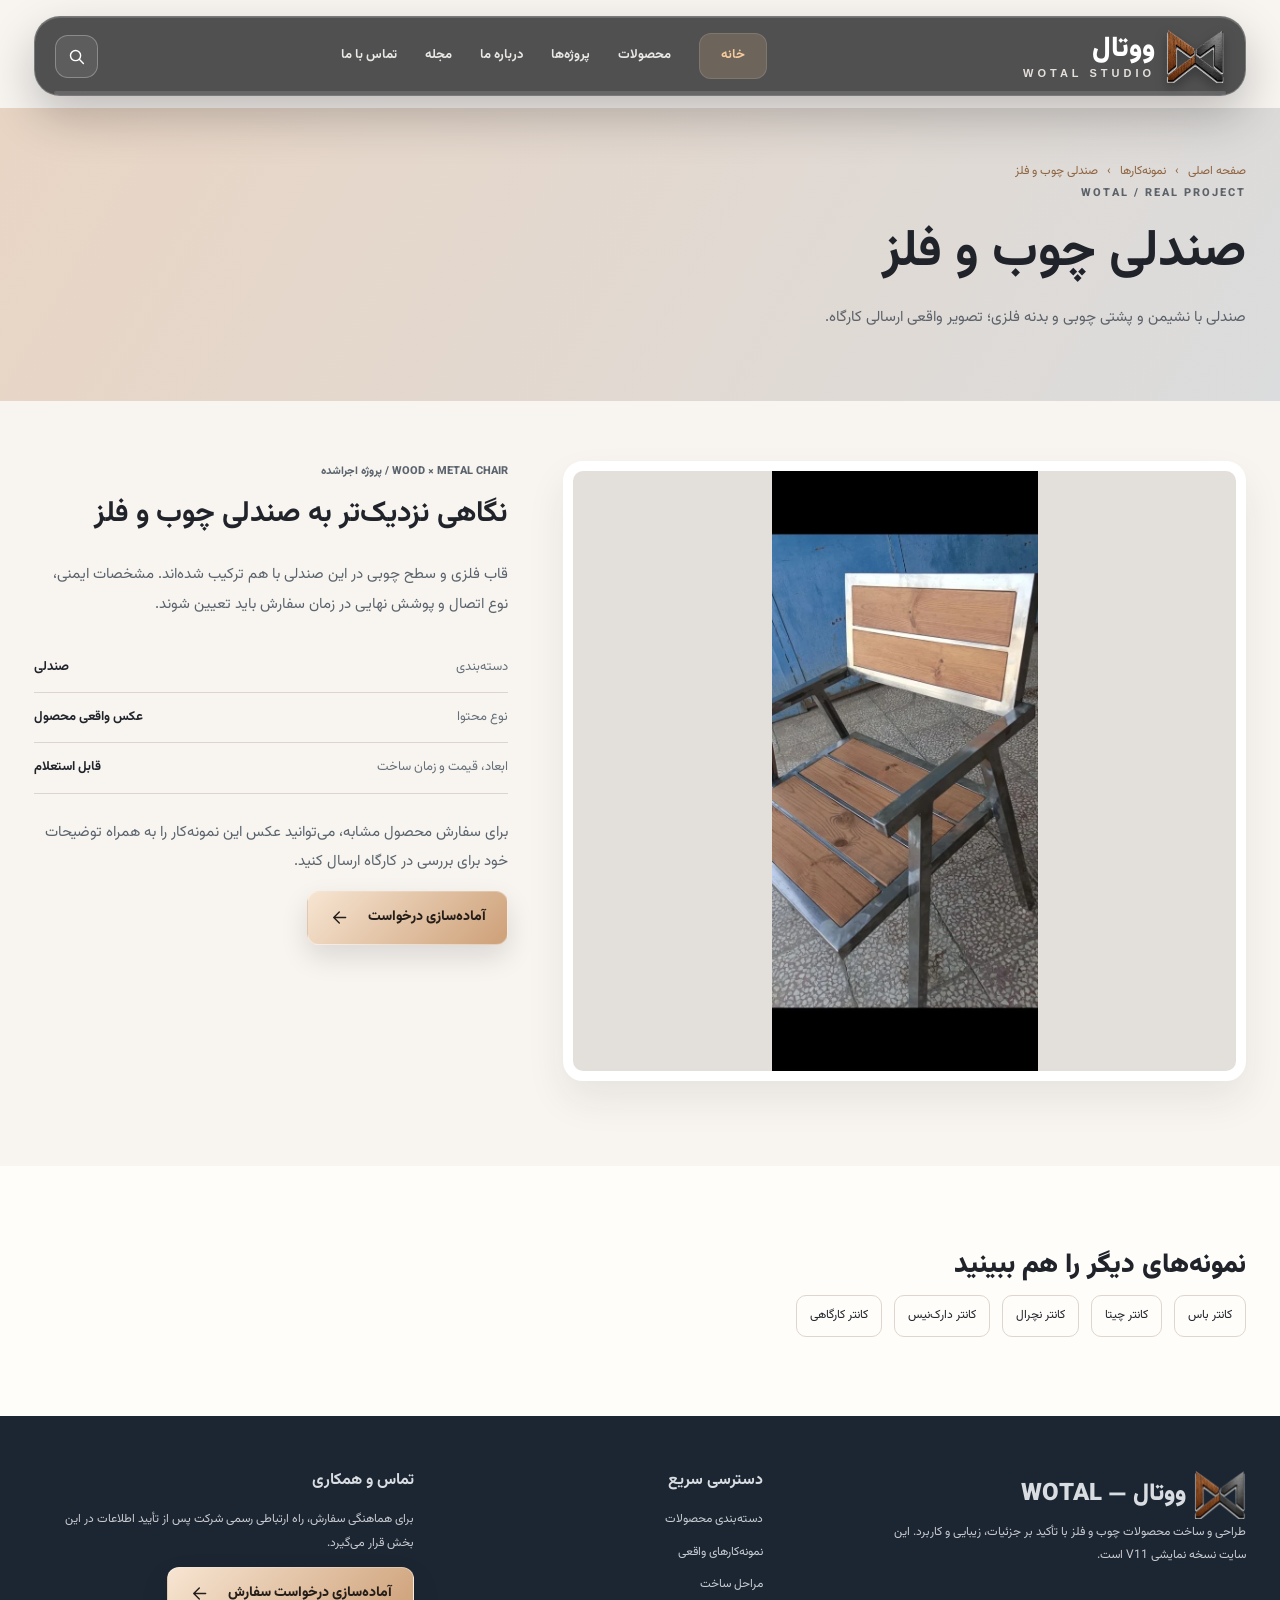
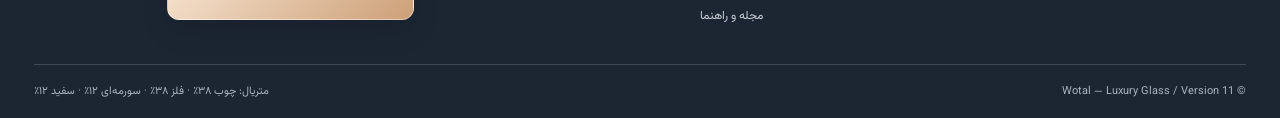
<file: projects/chair.html>
<!doctype html><html lang="fa" dir="rtl"><head><meta charset="utf-8"><meta name="viewport" content="width=device-width,initial-scale=1,viewport-fit=cover"><meta name="theme-color" content="#252c35"><meta name="description" content="صندلی با نشیمن و پشتی چوبی و بدنه فلزی؛ تصویر واقعی ارسالی کارگاه."><meta name="robots" content="index,follow,max-image-preview:large"><meta property="og:type" content="article"><meta property="og:title" content="صندلی چوب و فلز | نمونه‌کار واقعی ووتال"><meta property="og:description" content="صندلی با نشیمن و پشتی چوبی و بدنه فلزی؛ تصویر واقعی ارسالی کارگاه."><meta property="og:locale" content="fa_IR"><meta name="color-scheme" content="light"><link rel="icon" href="../assets/favicon.png"><link rel="preconnect" href="https://fonts.googleapis.com"><link rel="preconnect" href="https://fonts.gstatic.com" crossorigin><link href="https://fonts.googleapis.com/css2?family=Vazirmatn:wght@400;500;600;700;800;900&display=swap" rel="stylesheet"><link rel="stylesheet" href="../assets/style.css"><title>صندلی چوب و فلز | نمونه‌کار واقعی ووتال</title><script type="application/ld+json">{"@context": "https://schema.org", "@type": "CreativeWork", "name": "صندلی چوب و فلز", "description": "صندلی با نشیمن و پشتی چوبی و بدنه فلزی؛ تصویر واقعی ارسالی کارگاه.", "inLanguage": "fa-IR", "creator": {"@type": "Organization", "name": "ووتال"}}</script></head><body><svg class="sr-only" aria-hidden="true" xmlns="http://www.w3.org/2000/svg"><defs>
<symbol id="i-search" viewBox="0 0 24 24"><circle cx="10.8" cy="10.8" r="6.4"/><path d="m15.5 15.5 5.2 5.2"/></symbol>
<symbol id="i-menu" viewBox="0 0 24 24"><path d="M4 6h16M4 12h16M4 18h16"/></symbol>
<symbol id="i-arrow" viewBox="0 0 24 24"><path d="m13 5-7 7 7 7M6 12h15"/></symbol>
<symbol id="i-box" viewBox="0 0 24 24"><path d="m12 2 9 5-9 5-9-5 9-5ZM3 7v10l9 5 9-5V7M12 12v10"/></symbol>
<symbol id="i-chair" viewBox="0 0 24 24"><path d="M7 5h10v9H7zM5 14h14v4H5zM7 18v4m10-4v4"/></symbol>
<symbol id="i-shelf" viewBox="0 0 24 24"><path d="M3 3h18v18M3 3v18M3 10h18M3 16h18M9 3v7M15 10v6"/></symbol>
<symbol id="i-office" viewBox="0 0 24 24"><path d="M3 7h18v5H3zM6 12v9M18 12v9M10 17h4M9 4h6v3"/></symbol>
<symbol id="i-phone" viewBox="0 0 24 24"><path d="M7 3H4l-1 5c1 6 7 12 13 13l5-1v-4l-5-3-3 3c-3-1-5-3-6-6l3-3-3-4Z"/></symbol>
<symbol id="i-next" viewBox="0 0 24 24"><path d="m9 5 7 7-7 7"/></symbol>
</defs></svg><a class="skip" href="#main">رفتن به محتوای اصلی</a><div class="inner-page"><div class="nav-wrap"><div class="wrap"><header class="glass-nav"><a class="brand" href="../index.html" aria-label="ووتال، صفحه اصلی"><img class="brand-logo" src="../assets/images/wotal-symbol.png" width="59" height="58" alt="نشان ووتال"><span class="brand-copy">ووتال<small>WOTAL STUDIO</small></span></a><nav class="main-menu" id="navMenu" aria-label="منوی اصلی"><a href="../index.html#home" aria-current="page">خانه</a><a href="../index.html#collection">محصولات</a><a href="../index.html#portfolio">پروژه‌ها</a><a href="../index.html#about">درباره ما</a><a href="../index.html#journal">مجله</a><a href="../index.html#contact">تماس با ما</a></nav><div class="nav-tools"><button class="round-btn" id="searchOpen" type="button" aria-label="جست‌وجو در سایت" title="جست‌وجو"><svg class="icon" aria-hidden="true"><use href="#i-search"></use></svg></button><button class="round-btn menu-btn" id="menuOpen" type="button" aria-controls="navMenu" aria-expanded="false" aria-label="باز کردن منو"><svg class="icon" aria-hidden="true"><use href="#i-menu"></use></svg></button></div><div class="scroll-progress" role="progressbar" aria-label="میزان پیمایش این صفحه" aria-valuemin="0" aria-valuemax="100" aria-valuenow="0"><span class="scroll-progress-fill"></span></div></header></div></div><main id="main"><section class="inner-banner"><div class="wrap"><div class="breadcrumbs"><a href="../index.html">صفحه اصلی</a><span>›</span><a href="../index.html#portfolio">نمونه‌کارها</a><span>›</span>صندلی چوب و فلز</div><p class="section-overline">WOTAL / REAL PROJECT</p><h1>صندلی چوب و فلز</h1><p>صندلی با نشیمن و پشتی چوبی و بدنه فلزی؛ تصویر واقعی ارسالی کارگاه.</p></div></section><section class="detail-area"><div class="wrap detail-grid"><div class="detail-gallery"><img src="../assets/images/chair.webp" alt="صندلی با نشیمن و پشتی چوبی و بدنه فلزی؛ تصویر واقعی ارسالی کارگاه." width="1280" height="960"></div><div class="detail-text"><p class="detail-label">WOOD × METAL CHAIR / پروژه اجراشده</p><h2>نگاهی نزدیک‌تر به صندلی چوب و فلز</h2><p>قاب فلزی و سطح چوبی در این صندلی با هم ترکیب شده‌اند. مشخصات ایمنی، نوع اتصال و پوشش نهایی در زمان سفارش باید تعیین شوند.</p><dl class="spec-list"><div><dt>دسته‌بندی</dt><dd>صندلی</dd></div><div><dt>نوع محتوا</dt><dd>عکس واقعی محصول</dd></div><div><dt>ابعاد، قیمت و زمان ساخت</dt><dd>قابل استعلام</dd></div></dl><p>برای سفارش محصول مشابه، می‌توانید عکس این نمونه‌کار را به همراه توضیحات خود برای بررسی در کارگاه ارسال کنید.</p><a class="pill pill-warm" href="../index.html#contact">آماده‌سازی درخواست <svg class="icon" aria-hidden="true"><use href="#i-arrow"></use></svg></a></div></div></section><section class="section guides-section"><div class="wrap"><h2 class="section-heading">نمونه‌های دیگر را هم ببینید</h2><div class="related-projects"><a href="counter-boss.html">کانتر باس</a><a href="counter-cheetah.html">کانتر چیتا</a><a href="counter-natural.html">کانتر نچرال</a><a href="counter-darkness.html">کانتر دارک‌نیس</a><a href="counter-workshop.html">کانتر کارگاهی</a></div></div></section></main></div><footer class="footer"><div class="wrap"><div class="footer-grid"><div><div class="footer-brand"><img src="../assets/images/wotal-symbol.png" alt="" width="52" height="52"><span>ووتال — WOTAL</span></div><p>طراحی و ساخت محصولات چوب و فلز با تأکید بر جزئیات، زیبایی و کاربرد. این سایت نسخه نمایشی V11 است.</p></div><div><h3>دسترسی سریع</h3><div class="footer-nav"><a href="../index.html#collection">دسته‌بندی محصولات</a><a href="../index.html#portfolio">نمونه‌کارهای واقعی</a><a href="../index.html#process">مراحل ساخت</a><a href="../index.html#journal">مجله و راهنما</a></div></div><div><h3>تماس و همکاری</h3><p>برای هماهنگی سفارش، راه ارتباطی رسمی شرکت پس از تأیید اطلاعات در این بخش قرار می‌گیرد.</p><a class="pill pill-warm" href="../index.html#contact">آماده‌سازی درخواست سفارش <svg class="icon" aria-hidden="true"><use href="#i-arrow"></use></svg></a></div></div><div class="footer-base"><span>© Wotal — Luxury Glass / Version 11</span><span>متریال: چوب ۳۸٪ · فلز ۳۸٪ · سورمه‌ای ۱۲٪ · سفید ۱۲٪</span></div></div></footer><dialog id="searchDialog" class="search-modal" aria-labelledby="searchTitle"><div class="search-inner"><div class="search-head"><h2 id="searchTitle">جست‌وجو در ووتال</h2><button class="modal-close" type="button" id="searchClose" aria-label="بستن جست‌وجو">×</button></div><label class="sr-only" for="siteSearch">عنوان محصول یا مقاله</label><input class="search-input" type="search" id="siteSearch" autocomplete="off" placeholder="مثلاً کانتر، صندلی، نگهداری..."><div class="search-list" id="searchResults" aria-live="polite"></div></div></dialog><script id="searchData" type="application/json">[{"title": "کانتر باس", "group": "نمونه‌کار واقعی", "href": "../projects/counter-boss.html", "img": "../assets/images/counter-boss.webp"}, {"title": "کانتر چیتا", "group": "نمونه‌کار واقعی", "href": "../projects/counter-cheetah.html", "img": "../assets/images/counter-cheetah.webp"}, {"title": "کانتر نچرال", "group": "نمونه‌کار واقعی", "href": "../projects/counter-natural.html", "img": "../assets/images/counter-natural.webp"}, {"title": "کانتر دارک‌نیس", "group": "نمونه‌کار واقعی", "href": "../projects/counter-darkness.html", "img": "../assets/images/counter-darkness.webp"}, {"title": "کانتر کارگاهی", "group": "نمونه‌کار واقعی", "href": "../projects/counter-workshop.html", "img": "../assets/images/counter-workshop.webp"}, {"title": "صندلی چوب و فلز", "group": "نمونه‌کار واقعی", "href": "../projects/chair.html", "img": "../assets/images/chair.webp"}, {"title": "راهنمای سفارش کانتر سفارشی", "group": "مقاله راهنما", "href": "../guides/custom-counter.html", "img": "../assets/images/counter-cheetah.webp"}, {"title": "نگهداری محصولات چوب و فلز", "group": "مقاله راهنما", "href": "../guides/wood-metal-care.html", "img": "../assets/images/counter-boss.webp"}]</script><script src="../assets/app.js" defer></script></body></html>
</file>
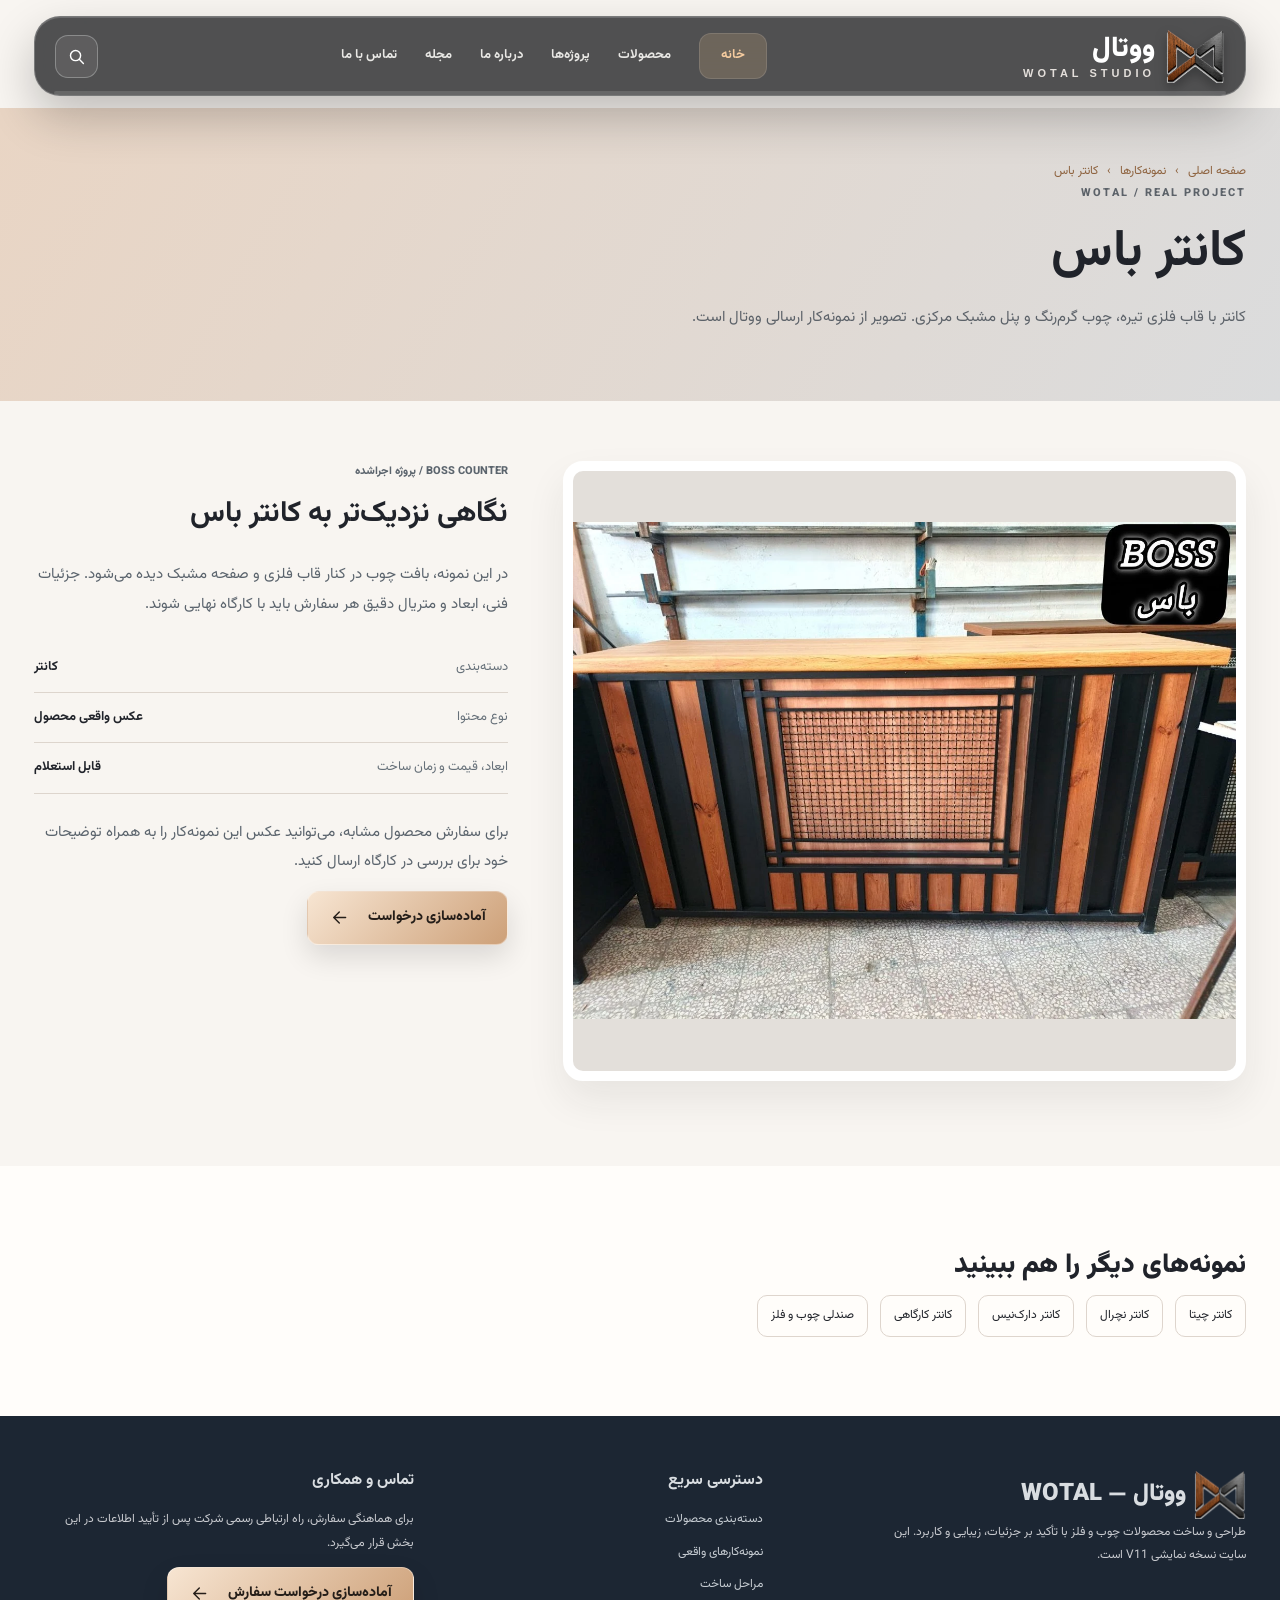
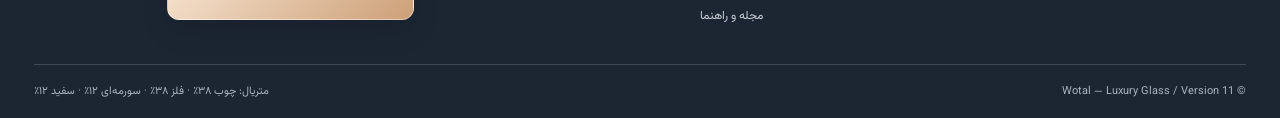
<file: projects/counter-boss.html>
<!doctype html><html lang="fa" dir="rtl"><head><meta charset="utf-8"><meta name="viewport" content="width=device-width,initial-scale=1,viewport-fit=cover"><meta name="theme-color" content="#252c35"><meta name="description" content="کانتر با قاب فلزی تیره، چوب گرم‌رنگ و پنل مشبک مرکزی. تصویر از نمونه‌کار ارسالی ووتال است."><meta name="robots" content="index,follow,max-image-preview:large"><meta property="og:type" content="article"><meta property="og:title" content="کانتر باس | نمونه‌کار واقعی ووتال"><meta property="og:description" content="کانتر با قاب فلزی تیره، چوب گرم‌رنگ و پنل مشبک مرکزی. تصویر از نمونه‌کار ارسالی ووتال است."><meta property="og:locale" content="fa_IR"><meta name="color-scheme" content="light"><link rel="icon" href="../assets/favicon.png"><link rel="preconnect" href="https://fonts.googleapis.com"><link rel="preconnect" href="https://fonts.gstatic.com" crossorigin><link href="https://fonts.googleapis.com/css2?family=Vazirmatn:wght@400;500;600;700;800;900&display=swap" rel="stylesheet"><link rel="stylesheet" href="../assets/style.css"><title>کانتر باس | نمونه‌کار واقعی ووتال</title><script type="application/ld+json">{"@context": "https://schema.org", "@type": "CreativeWork", "name": "کانتر باس", "description": "کانتر با قاب فلزی تیره، چوب گرم‌رنگ و پنل مشبک مرکزی. تصویر از نمونه‌کار ارسالی ووتال است.", "inLanguage": "fa-IR", "creator": {"@type": "Organization", "name": "ووتال"}}</script></head><body><svg class="sr-only" aria-hidden="true" xmlns="http://www.w3.org/2000/svg"><defs>
<symbol id="i-search" viewBox="0 0 24 24"><circle cx="10.8" cy="10.8" r="6.4"/><path d="m15.5 15.5 5.2 5.2"/></symbol>
<symbol id="i-menu" viewBox="0 0 24 24"><path d="M4 6h16M4 12h16M4 18h16"/></symbol>
<symbol id="i-arrow" viewBox="0 0 24 24"><path d="m13 5-7 7 7 7M6 12h15"/></symbol>
<symbol id="i-box" viewBox="0 0 24 24"><path d="m12 2 9 5-9 5-9-5 9-5ZM3 7v10l9 5 9-5V7M12 12v10"/></symbol>
<symbol id="i-chair" viewBox="0 0 24 24"><path d="M7 5h10v9H7zM5 14h14v4H5zM7 18v4m10-4v4"/></symbol>
<symbol id="i-shelf" viewBox="0 0 24 24"><path d="M3 3h18v18M3 3v18M3 10h18M3 16h18M9 3v7M15 10v6"/></symbol>
<symbol id="i-office" viewBox="0 0 24 24"><path d="M3 7h18v5H3zM6 12v9M18 12v9M10 17h4M9 4h6v3"/></symbol>
<symbol id="i-phone" viewBox="0 0 24 24"><path d="M7 3H4l-1 5c1 6 7 12 13 13l5-1v-4l-5-3-3 3c-3-1-5-3-6-6l3-3-3-4Z"/></symbol>
<symbol id="i-next" viewBox="0 0 24 24"><path d="m9 5 7 7-7 7"/></symbol>
</defs></svg><a class="skip" href="#main">رفتن به محتوای اصلی</a><div class="inner-page"><div class="nav-wrap"><div class="wrap"><header class="glass-nav"><a class="brand" href="../index.html" aria-label="ووتال، صفحه اصلی"><img class="brand-logo" src="../assets/images/wotal-symbol.png" width="59" height="58" alt="نشان ووتال"><span class="brand-copy">ووتال<small>WOTAL STUDIO</small></span></a><nav class="main-menu" id="navMenu" aria-label="منوی اصلی"><a href="../index.html#home" aria-current="page">خانه</a><a href="../index.html#collection">محصولات</a><a href="../index.html#portfolio">پروژه‌ها</a><a href="../index.html#about">درباره ما</a><a href="../index.html#journal">مجله</a><a href="../index.html#contact">تماس با ما</a></nav><div class="nav-tools"><button class="round-btn" id="searchOpen" type="button" aria-label="جست‌وجو در سایت" title="جست‌وجو"><svg class="icon" aria-hidden="true"><use href="#i-search"></use></svg></button><button class="round-btn menu-btn" id="menuOpen" type="button" aria-controls="navMenu" aria-expanded="false" aria-label="باز کردن منو"><svg class="icon" aria-hidden="true"><use href="#i-menu"></use></svg></button></div><div class="scroll-progress" role="progressbar" aria-label="میزان پیمایش این صفحه" aria-valuemin="0" aria-valuemax="100" aria-valuenow="0"><span class="scroll-progress-fill"></span></div></header></div></div><main id="main"><section class="inner-banner"><div class="wrap"><div class="breadcrumbs"><a href="../index.html">صفحه اصلی</a><span>›</span><a href="../index.html#portfolio">نمونه‌کارها</a><span>›</span>کانتر باس</div><p class="section-overline">WOTAL / REAL PROJECT</p><h1>کانتر باس</h1><p>کانتر با قاب فلزی تیره، چوب گرم‌رنگ و پنل مشبک مرکزی. تصویر از نمونه‌کار ارسالی ووتال است.</p></div></section><section class="detail-area"><div class="wrap detail-grid"><div class="detail-gallery"><img src="../assets/images/counter-boss.webp" alt="کانتر با قاب فلزی تیره، چوب گرم‌رنگ و پنل مشبک مرکزی. تصویر از نمونه‌کار ارسالی ووتال است." width="1280" height="960"></div><div class="detail-text"><p class="detail-label">BOSS COUNTER / پروژه اجراشده</p><h2>نگاهی نزدیک‌تر به کانتر باس</h2><p>در این نمونه، بافت چوب در کنار قاب فلزی و صفحه مشبک دیده می‌شود. جزئیات فنی، ابعاد و متریال دقیق هر سفارش باید با کارگاه نهایی شوند.</p><dl class="spec-list"><div><dt>دسته‌بندی</dt><dd>کانتر</dd></div><div><dt>نوع محتوا</dt><dd>عکس واقعی محصول</dd></div><div><dt>ابعاد، قیمت و زمان ساخت</dt><dd>قابل استعلام</dd></div></dl><p>برای سفارش محصول مشابه، می‌توانید عکس این نمونه‌کار را به همراه توضیحات خود برای بررسی در کارگاه ارسال کنید.</p><a class="pill pill-warm" href="../index.html#contact">آماده‌سازی درخواست <svg class="icon" aria-hidden="true"><use href="#i-arrow"></use></svg></a></div></div></section><section class="section guides-section"><div class="wrap"><h2 class="section-heading">نمونه‌های دیگر را هم ببینید</h2><div class="related-projects"><a href="counter-cheetah.html">کانتر چیتا</a><a href="counter-natural.html">کانتر نچرال</a><a href="counter-darkness.html">کانتر دارک‌نیس</a><a href="counter-workshop.html">کانتر کارگاهی</a><a href="chair.html">صندلی چوب و فلز</a></div></div></section></main></div><footer class="footer"><div class="wrap"><div class="footer-grid"><div><div class="footer-brand"><img src="../assets/images/wotal-symbol.png" alt="" width="52" height="52"><span>ووتال — WOTAL</span></div><p>طراحی و ساخت محصولات چوب و فلز با تأکید بر جزئیات، زیبایی و کاربرد. این سایت نسخه نمایشی V11 است.</p></div><div><h3>دسترسی سریع</h3><div class="footer-nav"><a href="../index.html#collection">دسته‌بندی محصولات</a><a href="../index.html#portfolio">نمونه‌کارهای واقعی</a><a href="../index.html#process">مراحل ساخت</a><a href="../index.html#journal">مجله و راهنما</a></div></div><div><h3>تماس و همکاری</h3><p>برای هماهنگی سفارش، راه ارتباطی رسمی شرکت پس از تأیید اطلاعات در این بخش قرار می‌گیرد.</p><a class="pill pill-warm" href="../index.html#contact">آماده‌سازی درخواست سفارش <svg class="icon" aria-hidden="true"><use href="#i-arrow"></use></svg></a></div></div><div class="footer-base"><span>© Wotal — Luxury Glass / Version 11</span><span>متریال: چوب ۳۸٪ · فلز ۳۸٪ · سورمه‌ای ۱۲٪ · سفید ۱۲٪</span></div></div></footer><dialog id="searchDialog" class="search-modal" aria-labelledby="searchTitle"><div class="search-inner"><div class="search-head"><h2 id="searchTitle">جست‌وجو در ووتال</h2><button class="modal-close" type="button" id="searchClose" aria-label="بستن جست‌وجو">×</button></div><label class="sr-only" for="siteSearch">عنوان محصول یا مقاله</label><input class="search-input" type="search" id="siteSearch" autocomplete="off" placeholder="مثلاً کانتر، صندلی، نگهداری..."><div class="search-list" id="searchResults" aria-live="polite"></div></div></dialog><script id="searchData" type="application/json">[{"title": "کانتر باس", "group": "نمونه‌کار واقعی", "href": "../projects/counter-boss.html", "img": "../assets/images/counter-boss.webp"}, {"title": "کانتر چیتا", "group": "نمونه‌کار واقعی", "href": "../projects/counter-cheetah.html", "img": "../assets/images/counter-cheetah.webp"}, {"title": "کانتر نچرال", "group": "نمونه‌کار واقعی", "href": "../projects/counter-natural.html", "img": "../assets/images/counter-natural.webp"}, {"title": "کانتر دارک‌نیس", "group": "نمونه‌کار واقعی", "href": "../projects/counter-darkness.html", "img": "../assets/images/counter-darkness.webp"}, {"title": "کانتر کارگاهی", "group": "نمونه‌کار واقعی", "href": "../projects/counter-workshop.html", "img": "../assets/images/counter-workshop.webp"}, {"title": "صندلی چوب و فلز", "group": "نمونه‌کار واقعی", "href": "../projects/chair.html", "img": "../assets/images/chair.webp"}, {"title": "راهنمای سفارش کانتر سفارشی", "group": "مقاله راهنما", "href": "../guides/custom-counter.html", "img": "../assets/images/counter-cheetah.webp"}, {"title": "نگهداری محصولات چوب و فلز", "group": "مقاله راهنما", "href": "../guides/wood-metal-care.html", "img": "../assets/images/counter-boss.webp"}]</script><script src="../assets/app.js" defer></script></body></html>
</file>
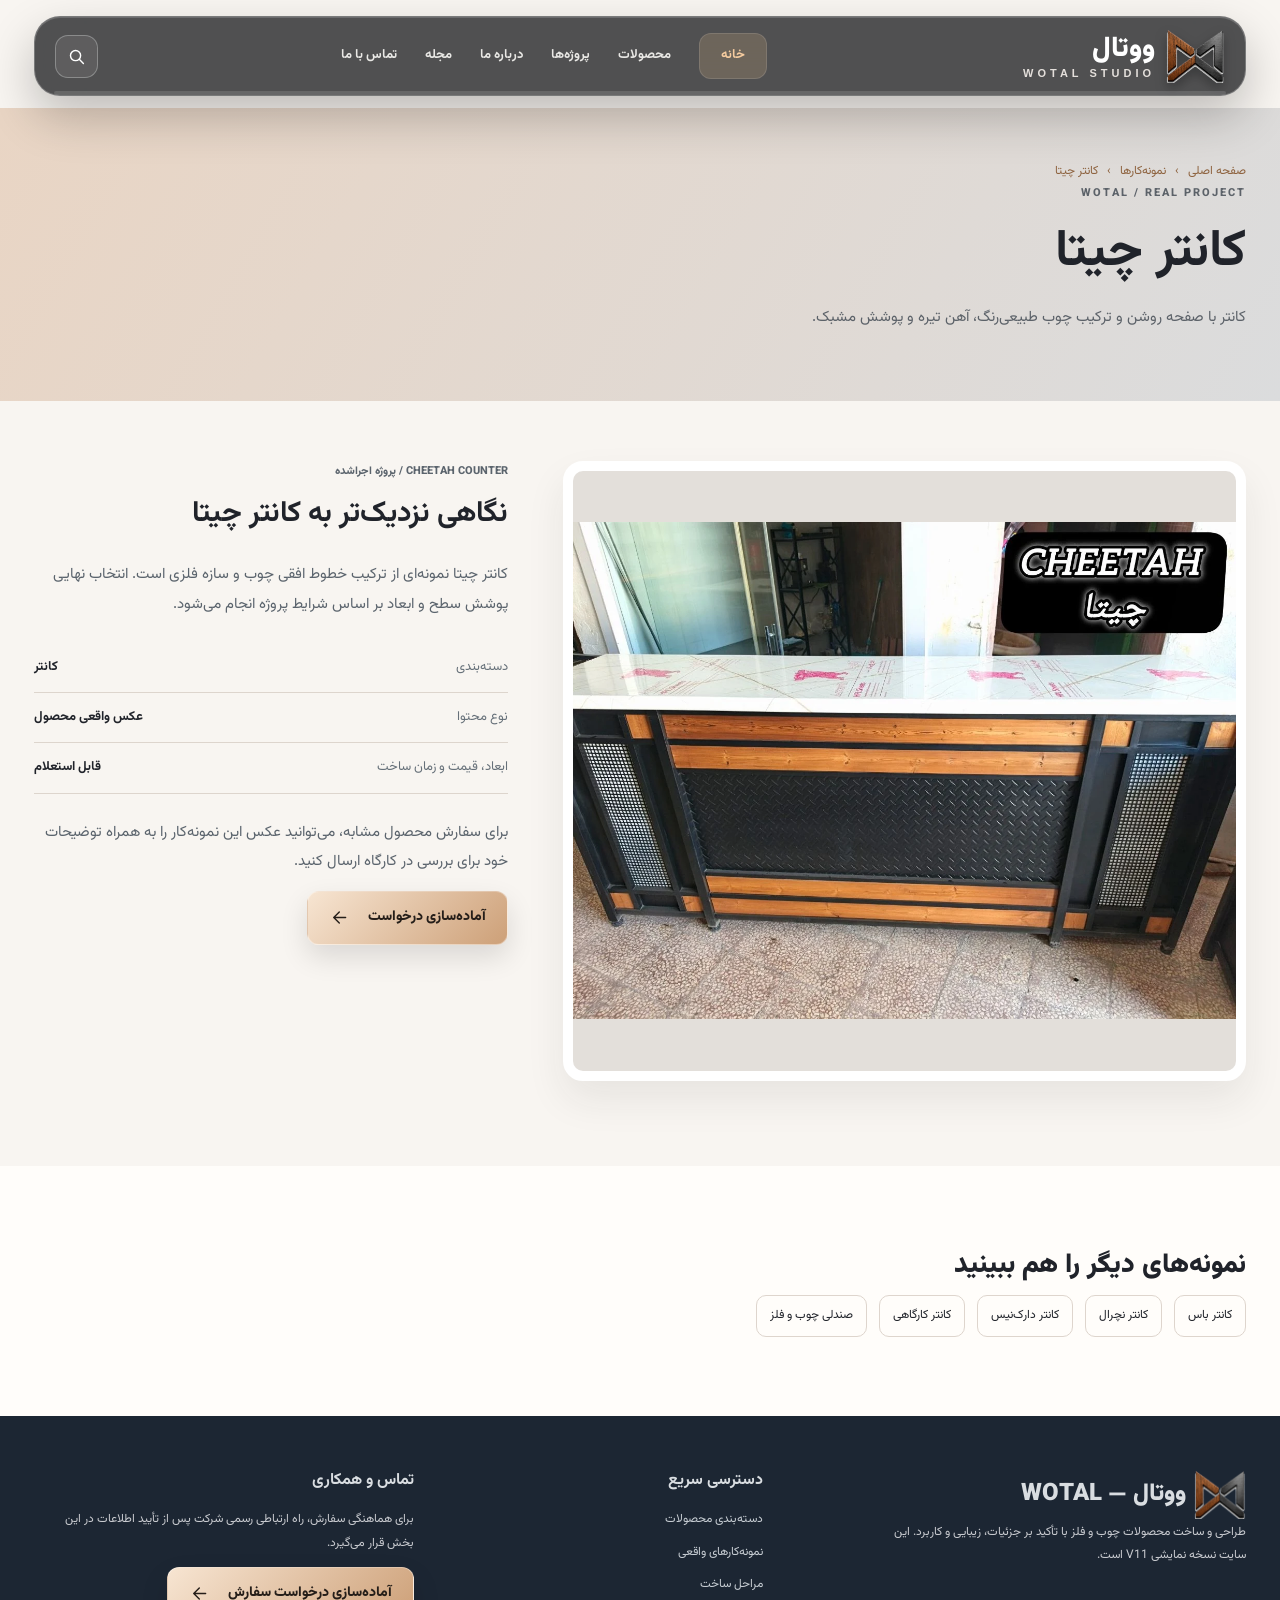
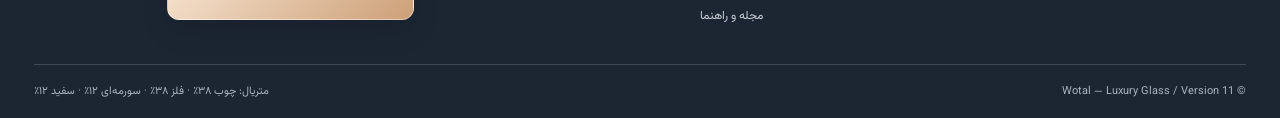
<file: projects/counter-cheetah.html>
<!doctype html><html lang="fa" dir="rtl"><head><meta charset="utf-8"><meta name="viewport" content="width=device-width,initial-scale=1,viewport-fit=cover"><meta name="theme-color" content="#252c35"><meta name="description" content="کانتر با صفحه روشن و ترکیب چوب طبیعی‌رنگ، آهن تیره و پوشش مشبک."><meta name="robots" content="index,follow,max-image-preview:large"><meta property="og:type" content="article"><meta property="og:title" content="کانتر چیتا | نمونه‌کار واقعی ووتال"><meta property="og:description" content="کانتر با صفحه روشن و ترکیب چوب طبیعی‌رنگ، آهن تیره و پوشش مشبک."><meta property="og:locale" content="fa_IR"><meta name="color-scheme" content="light"><link rel="icon" href="../assets/favicon.png"><link rel="preconnect" href="https://fonts.googleapis.com"><link rel="preconnect" href="https://fonts.gstatic.com" crossorigin><link href="https://fonts.googleapis.com/css2?family=Vazirmatn:wght@400;500;600;700;800;900&display=swap" rel="stylesheet"><link rel="stylesheet" href="../assets/style.css"><title>کانتر چیتا | نمونه‌کار واقعی ووتال</title><script type="application/ld+json">{"@context": "https://schema.org", "@type": "CreativeWork", "name": "کانتر چیتا", "description": "کانتر با صفحه روشن و ترکیب چوب طبیعی‌رنگ، آهن تیره و پوشش مشبک.", "inLanguage": "fa-IR", "creator": {"@type": "Organization", "name": "ووتال"}}</script></head><body><svg class="sr-only" aria-hidden="true" xmlns="http://www.w3.org/2000/svg"><defs>
<symbol id="i-search" viewBox="0 0 24 24"><circle cx="10.8" cy="10.8" r="6.4"/><path d="m15.5 15.5 5.2 5.2"/></symbol>
<symbol id="i-menu" viewBox="0 0 24 24"><path d="M4 6h16M4 12h16M4 18h16"/></symbol>
<symbol id="i-arrow" viewBox="0 0 24 24"><path d="m13 5-7 7 7 7M6 12h15"/></symbol>
<symbol id="i-box" viewBox="0 0 24 24"><path d="m12 2 9 5-9 5-9-5 9-5ZM3 7v10l9 5 9-5V7M12 12v10"/></symbol>
<symbol id="i-chair" viewBox="0 0 24 24"><path d="M7 5h10v9H7zM5 14h14v4H5zM7 18v4m10-4v4"/></symbol>
<symbol id="i-shelf" viewBox="0 0 24 24"><path d="M3 3h18v18M3 3v18M3 10h18M3 16h18M9 3v7M15 10v6"/></symbol>
<symbol id="i-office" viewBox="0 0 24 24"><path d="M3 7h18v5H3zM6 12v9M18 12v9M10 17h4M9 4h6v3"/></symbol>
<symbol id="i-phone" viewBox="0 0 24 24"><path d="M7 3H4l-1 5c1 6 7 12 13 13l5-1v-4l-5-3-3 3c-3-1-5-3-6-6l3-3-3-4Z"/></symbol>
<symbol id="i-next" viewBox="0 0 24 24"><path d="m9 5 7 7-7 7"/></symbol>
</defs></svg><a class="skip" href="#main">رفتن به محتوای اصلی</a><div class="inner-page"><div class="nav-wrap"><div class="wrap"><header class="glass-nav"><a class="brand" href="../index.html" aria-label="ووتال، صفحه اصلی"><img class="brand-logo" src="../assets/images/wotal-symbol.png" width="59" height="58" alt="نشان ووتال"><span class="brand-copy">ووتال<small>WOTAL STUDIO</small></span></a><nav class="main-menu" id="navMenu" aria-label="منوی اصلی"><a href="../index.html#home" aria-current="page">خانه</a><a href="../index.html#collection">محصولات</a><a href="../index.html#portfolio">پروژه‌ها</a><a href="../index.html#about">درباره ما</a><a href="../index.html#journal">مجله</a><a href="../index.html#contact">تماس با ما</a></nav><div class="nav-tools"><button class="round-btn" id="searchOpen" type="button" aria-label="جست‌وجو در سایت" title="جست‌وجو"><svg class="icon" aria-hidden="true"><use href="#i-search"></use></svg></button><button class="round-btn menu-btn" id="menuOpen" type="button" aria-controls="navMenu" aria-expanded="false" aria-label="باز کردن منو"><svg class="icon" aria-hidden="true"><use href="#i-menu"></use></svg></button></div><div class="scroll-progress" role="progressbar" aria-label="میزان پیمایش این صفحه" aria-valuemin="0" aria-valuemax="100" aria-valuenow="0"><span class="scroll-progress-fill"></span></div></header></div></div><main id="main"><section class="inner-banner"><div class="wrap"><div class="breadcrumbs"><a href="../index.html">صفحه اصلی</a><span>›</span><a href="../index.html#portfolio">نمونه‌کارها</a><span>›</span>کانتر چیتا</div><p class="section-overline">WOTAL / REAL PROJECT</p><h1>کانتر چیتا</h1><p>کانتر با صفحه روشن و ترکیب چوب طبیعی‌رنگ، آهن تیره و پوشش مشبک.</p></div></section><section class="detail-area"><div class="wrap detail-grid"><div class="detail-gallery"><img src="../assets/images/counter-cheetah.webp" alt="کانتر با صفحه روشن و ترکیب چوب طبیعی‌رنگ، آهن تیره و پوشش مشبک." width="1280" height="960"></div><div class="detail-text"><p class="detail-label">CHEETAH COUNTER / پروژه اجراشده</p><h2>نگاهی نزدیک‌تر به کانتر چیتا</h2><p>کانتر چیتا نمونه‌ای از ترکیب خطوط افقی چوب و سازه فلزی است. انتخاب نهایی پوشش سطح و ابعاد بر اساس شرایط پروژه انجام می‌شود.</p><dl class="spec-list"><div><dt>دسته‌بندی</dt><dd>کانتر</dd></div><div><dt>نوع محتوا</dt><dd>عکس واقعی محصول</dd></div><div><dt>ابعاد، قیمت و زمان ساخت</dt><dd>قابل استعلام</dd></div></dl><p>برای سفارش محصول مشابه، می‌توانید عکس این نمونه‌کار را به همراه توضیحات خود برای بررسی در کارگاه ارسال کنید.</p><a class="pill pill-warm" href="../index.html#contact">آماده‌سازی درخواست <svg class="icon" aria-hidden="true"><use href="#i-arrow"></use></svg></a></div></div></section><section class="section guides-section"><div class="wrap"><h2 class="section-heading">نمونه‌های دیگر را هم ببینید</h2><div class="related-projects"><a href="counter-boss.html">کانتر باس</a><a href="counter-natural.html">کانتر نچرال</a><a href="counter-darkness.html">کانتر دارک‌نیس</a><a href="counter-workshop.html">کانتر کارگاهی</a><a href="chair.html">صندلی چوب و فلز</a></div></div></section></main></div><footer class="footer"><div class="wrap"><div class="footer-grid"><div><div class="footer-brand"><img src="../assets/images/wotal-symbol.png" alt="" width="52" height="52"><span>ووتال — WOTAL</span></div><p>طراحی و ساخت محصولات چوب و فلز با تأکید بر جزئیات، زیبایی و کاربرد. این سایت نسخه نمایشی V11 است.</p></div><div><h3>دسترسی سریع</h3><div class="footer-nav"><a href="../index.html#collection">دسته‌بندی محصولات</a><a href="../index.html#portfolio">نمونه‌کارهای واقعی</a><a href="../index.html#process">مراحل ساخت</a><a href="../index.html#journal">مجله و راهنما</a></div></div><div><h3>تماس و همکاری</h3><p>برای هماهنگی سفارش، راه ارتباطی رسمی شرکت پس از تأیید اطلاعات در این بخش قرار می‌گیرد.</p><a class="pill pill-warm" href="../index.html#contact">آماده‌سازی درخواست سفارش <svg class="icon" aria-hidden="true"><use href="#i-arrow"></use></svg></a></div></div><div class="footer-base"><span>© Wotal — Luxury Glass / Version 11</span><span>متریال: چوب ۳۸٪ · فلز ۳۸٪ · سورمه‌ای ۱۲٪ · سفید ۱۲٪</span></div></div></footer><dialog id="searchDialog" class="search-modal" aria-labelledby="searchTitle"><div class="search-inner"><div class="search-head"><h2 id="searchTitle">جست‌وجو در ووتال</h2><button class="modal-close" type="button" id="searchClose" aria-label="بستن جست‌وجو">×</button></div><label class="sr-only" for="siteSearch">عنوان محصول یا مقاله</label><input class="search-input" type="search" id="siteSearch" autocomplete="off" placeholder="مثلاً کانتر، صندلی، نگهداری..."><div class="search-list" id="searchResults" aria-live="polite"></div></div></dialog><script id="searchData" type="application/json">[{"title": "کانتر باس", "group": "نمونه‌کار واقعی", "href": "../projects/counter-boss.html", "img": "../assets/images/counter-boss.webp"}, {"title": "کانتر چیتا", "group": "نمونه‌کار واقعی", "href": "../projects/counter-cheetah.html", "img": "../assets/images/counter-cheetah.webp"}, {"title": "کانتر نچرال", "group": "نمونه‌کار واقعی", "href": "../projects/counter-natural.html", "img": "../assets/images/counter-natural.webp"}, {"title": "کانتر دارک‌نیس", "group": "نمونه‌کار واقعی", "href": "../projects/counter-darkness.html", "img": "../assets/images/counter-darkness.webp"}, {"title": "کانتر کارگاهی", "group": "نمونه‌کار واقعی", "href": "../projects/counter-workshop.html", "img": "../assets/images/counter-workshop.webp"}, {"title": "صندلی چوب و فلز", "group": "نمونه‌کار واقعی", "href": "../projects/chair.html", "img": "../assets/images/chair.webp"}, {"title": "راهنمای سفارش کانتر سفارشی", "group": "مقاله راهنما", "href": "../guides/custom-counter.html", "img": "../assets/images/counter-cheetah.webp"}, {"title": "نگهداری محصولات چوب و فلز", "group": "مقاله راهنما", "href": "../guides/wood-metal-care.html", "img": "../assets/images/counter-boss.webp"}]</script><script src="../assets/app.js" defer></script></body></html>
</file>
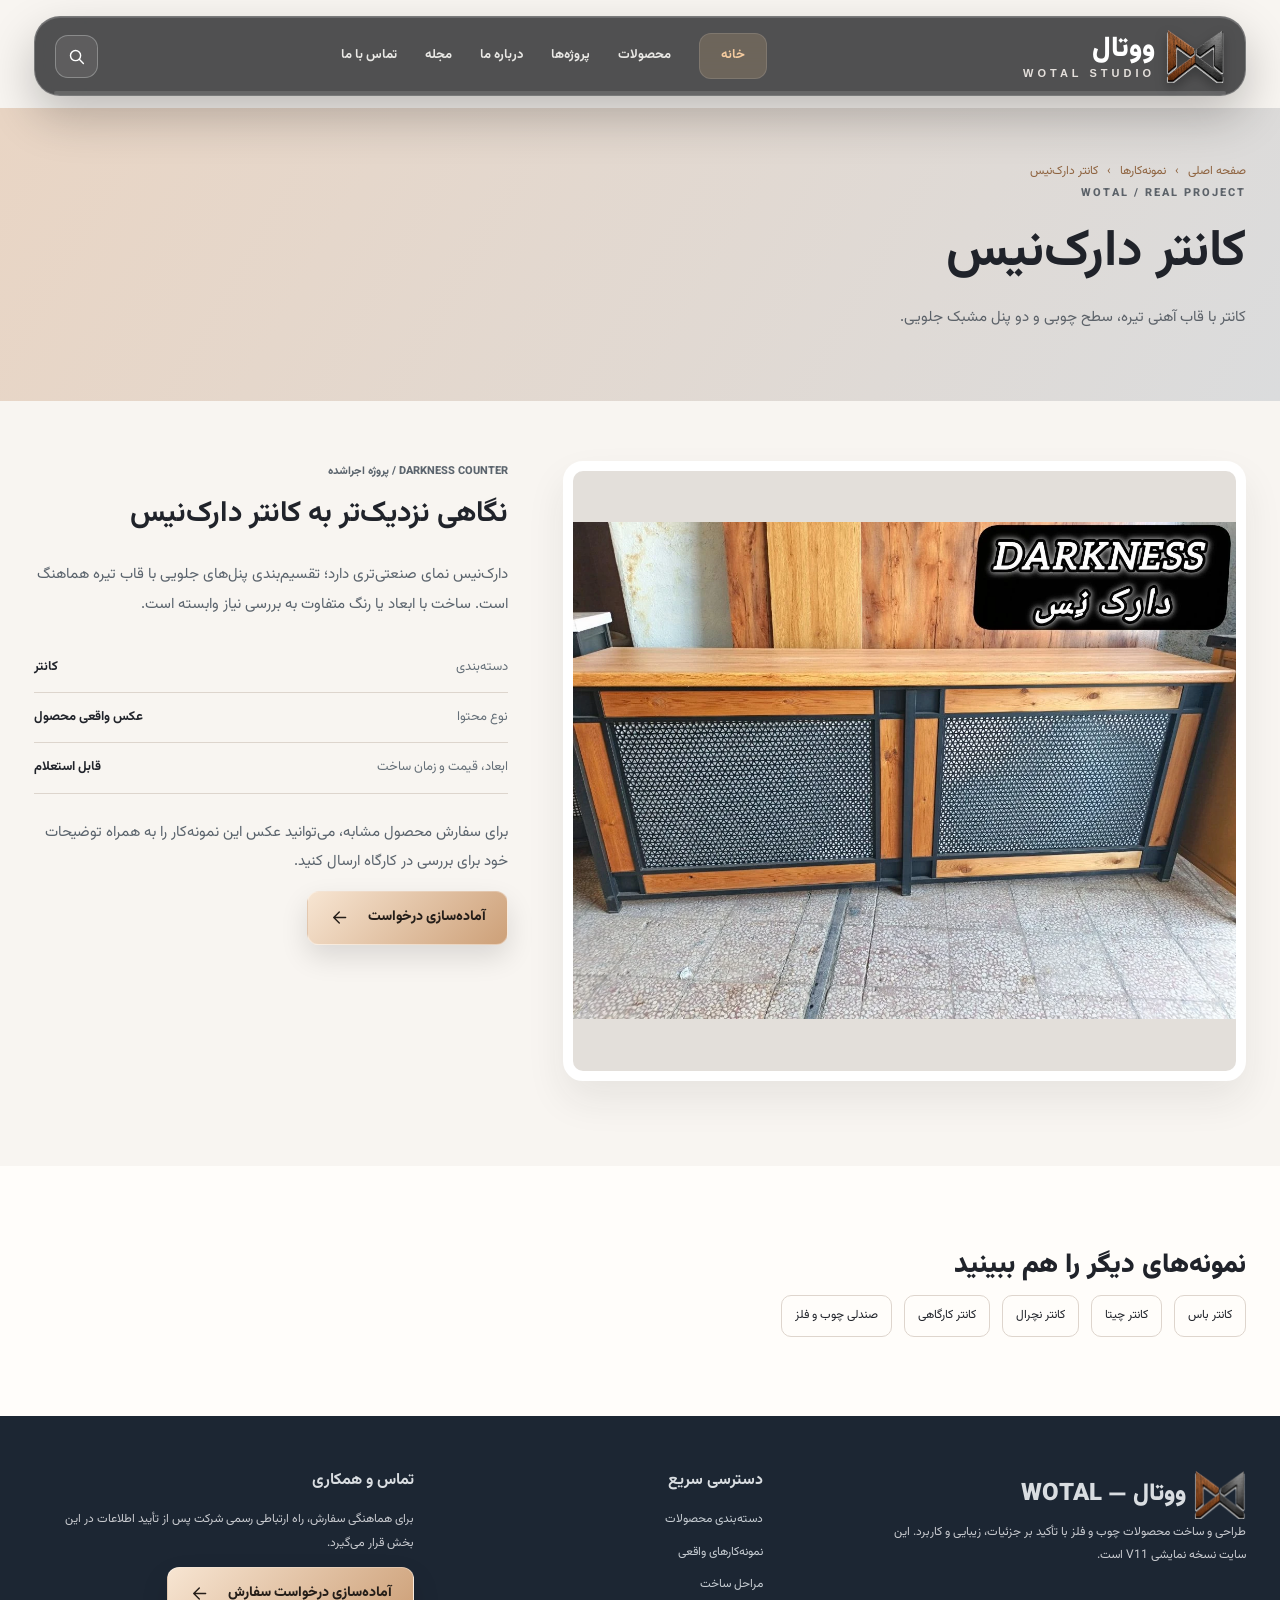
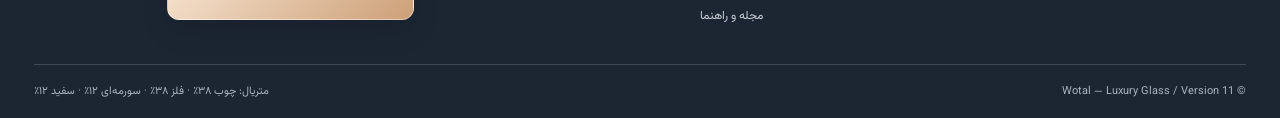
<file: projects/counter-darkness.html>
<!doctype html><html lang="fa" dir="rtl"><head><meta charset="utf-8"><meta name="viewport" content="width=device-width,initial-scale=1,viewport-fit=cover"><meta name="theme-color" content="#252c35"><meta name="description" content="کانتر با قاب آهنی تیره، سطح چوبی و دو پنل مشبک جلویی."><meta name="robots" content="index,follow,max-image-preview:large"><meta property="og:type" content="article"><meta property="og:title" content="کانتر دارک‌نیس | نمونه‌کار واقعی ووتال"><meta property="og:description" content="کانتر با قاب آهنی تیره، سطح چوبی و دو پنل مشبک جلویی."><meta property="og:locale" content="fa_IR"><meta name="color-scheme" content="light"><link rel="icon" href="../assets/favicon.png"><link rel="preconnect" href="https://fonts.googleapis.com"><link rel="preconnect" href="https://fonts.gstatic.com" crossorigin><link href="https://fonts.googleapis.com/css2?family=Vazirmatn:wght@400;500;600;700;800;900&display=swap" rel="stylesheet"><link rel="stylesheet" href="../assets/style.css"><title>کانتر دارک‌نیس | نمونه‌کار واقعی ووتال</title><script type="application/ld+json">{"@context": "https://schema.org", "@type": "CreativeWork", "name": "کانتر دارک‌نیس", "description": "کانتر با قاب آهنی تیره، سطح چوبی و دو پنل مشبک جلویی.", "inLanguage": "fa-IR", "creator": {"@type": "Organization", "name": "ووتال"}}</script></head><body><svg class="sr-only" aria-hidden="true" xmlns="http://www.w3.org/2000/svg"><defs>
<symbol id="i-search" viewBox="0 0 24 24"><circle cx="10.8" cy="10.8" r="6.4"/><path d="m15.5 15.5 5.2 5.2"/></symbol>
<symbol id="i-menu" viewBox="0 0 24 24"><path d="M4 6h16M4 12h16M4 18h16"/></symbol>
<symbol id="i-arrow" viewBox="0 0 24 24"><path d="m13 5-7 7 7 7M6 12h15"/></symbol>
<symbol id="i-box" viewBox="0 0 24 24"><path d="m12 2 9 5-9 5-9-5 9-5ZM3 7v10l9 5 9-5V7M12 12v10"/></symbol>
<symbol id="i-chair" viewBox="0 0 24 24"><path d="M7 5h10v9H7zM5 14h14v4H5zM7 18v4m10-4v4"/></symbol>
<symbol id="i-shelf" viewBox="0 0 24 24"><path d="M3 3h18v18M3 3v18M3 10h18M3 16h18M9 3v7M15 10v6"/></symbol>
<symbol id="i-office" viewBox="0 0 24 24"><path d="M3 7h18v5H3zM6 12v9M18 12v9M10 17h4M9 4h6v3"/></symbol>
<symbol id="i-phone" viewBox="0 0 24 24"><path d="M7 3H4l-1 5c1 6 7 12 13 13l5-1v-4l-5-3-3 3c-3-1-5-3-6-6l3-3-3-4Z"/></symbol>
<symbol id="i-next" viewBox="0 0 24 24"><path d="m9 5 7 7-7 7"/></symbol>
</defs></svg><a class="skip" href="#main">رفتن به محتوای اصلی</a><div class="inner-page"><div class="nav-wrap"><div class="wrap"><header class="glass-nav"><a class="brand" href="../index.html" aria-label="ووتال، صفحه اصلی"><img class="brand-logo" src="../assets/images/wotal-symbol.png" width="59" height="58" alt="نشان ووتال"><span class="brand-copy">ووتال<small>WOTAL STUDIO</small></span></a><nav class="main-menu" id="navMenu" aria-label="منوی اصلی"><a href="../index.html#home" aria-current="page">خانه</a><a href="../index.html#collection">محصولات</a><a href="../index.html#portfolio">پروژه‌ها</a><a href="../index.html#about">درباره ما</a><a href="../index.html#journal">مجله</a><a href="../index.html#contact">تماس با ما</a></nav><div class="nav-tools"><button class="round-btn" id="searchOpen" type="button" aria-label="جست‌وجو در سایت" title="جست‌وجو"><svg class="icon" aria-hidden="true"><use href="#i-search"></use></svg></button><button class="round-btn menu-btn" id="menuOpen" type="button" aria-controls="navMenu" aria-expanded="false" aria-label="باز کردن منو"><svg class="icon" aria-hidden="true"><use href="#i-menu"></use></svg></button></div><div class="scroll-progress" role="progressbar" aria-label="میزان پیمایش این صفحه" aria-valuemin="0" aria-valuemax="100" aria-valuenow="0"><span class="scroll-progress-fill"></span></div></header></div></div><main id="main"><section class="inner-banner"><div class="wrap"><div class="breadcrumbs"><a href="../index.html">صفحه اصلی</a><span>›</span><a href="../index.html#portfolio">نمونه‌کارها</a><span>›</span>کانتر دارک‌نیس</div><p class="section-overline">WOTAL / REAL PROJECT</p><h1>کانتر دارک‌نیس</h1><p>کانتر با قاب آهنی تیره، سطح چوبی و دو پنل مشبک جلویی.</p></div></section><section class="detail-area"><div class="wrap detail-grid"><div class="detail-gallery"><img src="../assets/images/counter-darkness.webp" alt="کانتر با قاب آهنی تیره، سطح چوبی و دو پنل مشبک جلویی." width="1280" height="960"></div><div class="detail-text"><p class="detail-label">DARKNESS COUNTER / پروژه اجراشده</p><h2>نگاهی نزدیک‌تر به کانتر دارک‌نیس</h2><p>دارک‌نیس نمای صنعتی‌تری دارد؛ تقسیم‌بندی پنل‌های جلویی با قاب تیره هماهنگ است. ساخت با ابعاد یا رنگ متفاوت به بررسی نیاز وابسته است.</p><dl class="spec-list"><div><dt>دسته‌بندی</dt><dd>کانتر</dd></div><div><dt>نوع محتوا</dt><dd>عکس واقعی محصول</dd></div><div><dt>ابعاد، قیمت و زمان ساخت</dt><dd>قابل استعلام</dd></div></dl><p>برای سفارش محصول مشابه، می‌توانید عکس این نمونه‌کار را به همراه توضیحات خود برای بررسی در کارگاه ارسال کنید.</p><a class="pill pill-warm" href="../index.html#contact">آماده‌سازی درخواست <svg class="icon" aria-hidden="true"><use href="#i-arrow"></use></svg></a></div></div></section><section class="section guides-section"><div class="wrap"><h2 class="section-heading">نمونه‌های دیگر را هم ببینید</h2><div class="related-projects"><a href="counter-boss.html">کانتر باس</a><a href="counter-cheetah.html">کانتر چیتا</a><a href="counter-natural.html">کانتر نچرال</a><a href="counter-workshop.html">کانتر کارگاهی</a><a href="chair.html">صندلی چوب و فلز</a></div></div></section></main></div><footer class="footer"><div class="wrap"><div class="footer-grid"><div><div class="footer-brand"><img src="../assets/images/wotal-symbol.png" alt="" width="52" height="52"><span>ووتال — WOTAL</span></div><p>طراحی و ساخت محصولات چوب و فلز با تأکید بر جزئیات، زیبایی و کاربرد. این سایت نسخه نمایشی V11 است.</p></div><div><h3>دسترسی سریع</h3><div class="footer-nav"><a href="../index.html#collection">دسته‌بندی محصولات</a><a href="../index.html#portfolio">نمونه‌کارهای واقعی</a><a href="../index.html#process">مراحل ساخت</a><a href="../index.html#journal">مجله و راهنما</a></div></div><div><h3>تماس و همکاری</h3><p>برای هماهنگی سفارش، راه ارتباطی رسمی شرکت پس از تأیید اطلاعات در این بخش قرار می‌گیرد.</p><a class="pill pill-warm" href="../index.html#contact">آماده‌سازی درخواست سفارش <svg class="icon" aria-hidden="true"><use href="#i-arrow"></use></svg></a></div></div><div class="footer-base"><span>© Wotal — Luxury Glass / Version 11</span><span>متریال: چوب ۳۸٪ · فلز ۳۸٪ · سورمه‌ای ۱۲٪ · سفید ۱۲٪</span></div></div></footer><dialog id="searchDialog" class="search-modal" aria-labelledby="searchTitle"><div class="search-inner"><div class="search-head"><h2 id="searchTitle">جست‌وجو در ووتال</h2><button class="modal-close" type="button" id="searchClose" aria-label="بستن جست‌وجو">×</button></div><label class="sr-only" for="siteSearch">عنوان محصول یا مقاله</label><input class="search-input" type="search" id="siteSearch" autocomplete="off" placeholder="مثلاً کانتر، صندلی، نگهداری..."><div class="search-list" id="searchResults" aria-live="polite"></div></div></dialog><script id="searchData" type="application/json">[{"title": "کانتر باس", "group": "نمونه‌کار واقعی", "href": "../projects/counter-boss.html", "img": "../assets/images/counter-boss.webp"}, {"title": "کانتر چیتا", "group": "نمونه‌کار واقعی", "href": "../projects/counter-cheetah.html", "img": "../assets/images/counter-cheetah.webp"}, {"title": "کانتر نچرال", "group": "نمونه‌کار واقعی", "href": "../projects/counter-natural.html", "img": "../assets/images/counter-natural.webp"}, {"title": "کانتر دارک‌نیس", "group": "نمونه‌کار واقعی", "href": "../projects/counter-darkness.html", "img": "../assets/images/counter-darkness.webp"}, {"title": "کانتر کارگاهی", "group": "نمونه‌کار واقعی", "href": "../projects/counter-workshop.html", "img": "../assets/images/counter-workshop.webp"}, {"title": "صندلی چوب و فلز", "group": "نمونه‌کار واقعی", "href": "../projects/chair.html", "img": "../assets/images/chair.webp"}, {"title": "راهنمای سفارش کانتر سفارشی", "group": "مقاله راهنما", "href": "../guides/custom-counter.html", "img": "../assets/images/counter-cheetah.webp"}, {"title": "نگهداری محصولات چوب و فلز", "group": "مقاله راهنما", "href": "../guides/wood-metal-care.html", "img": "../assets/images/counter-boss.webp"}]</script><script src="../assets/app.js" defer></script></body></html>
</file>
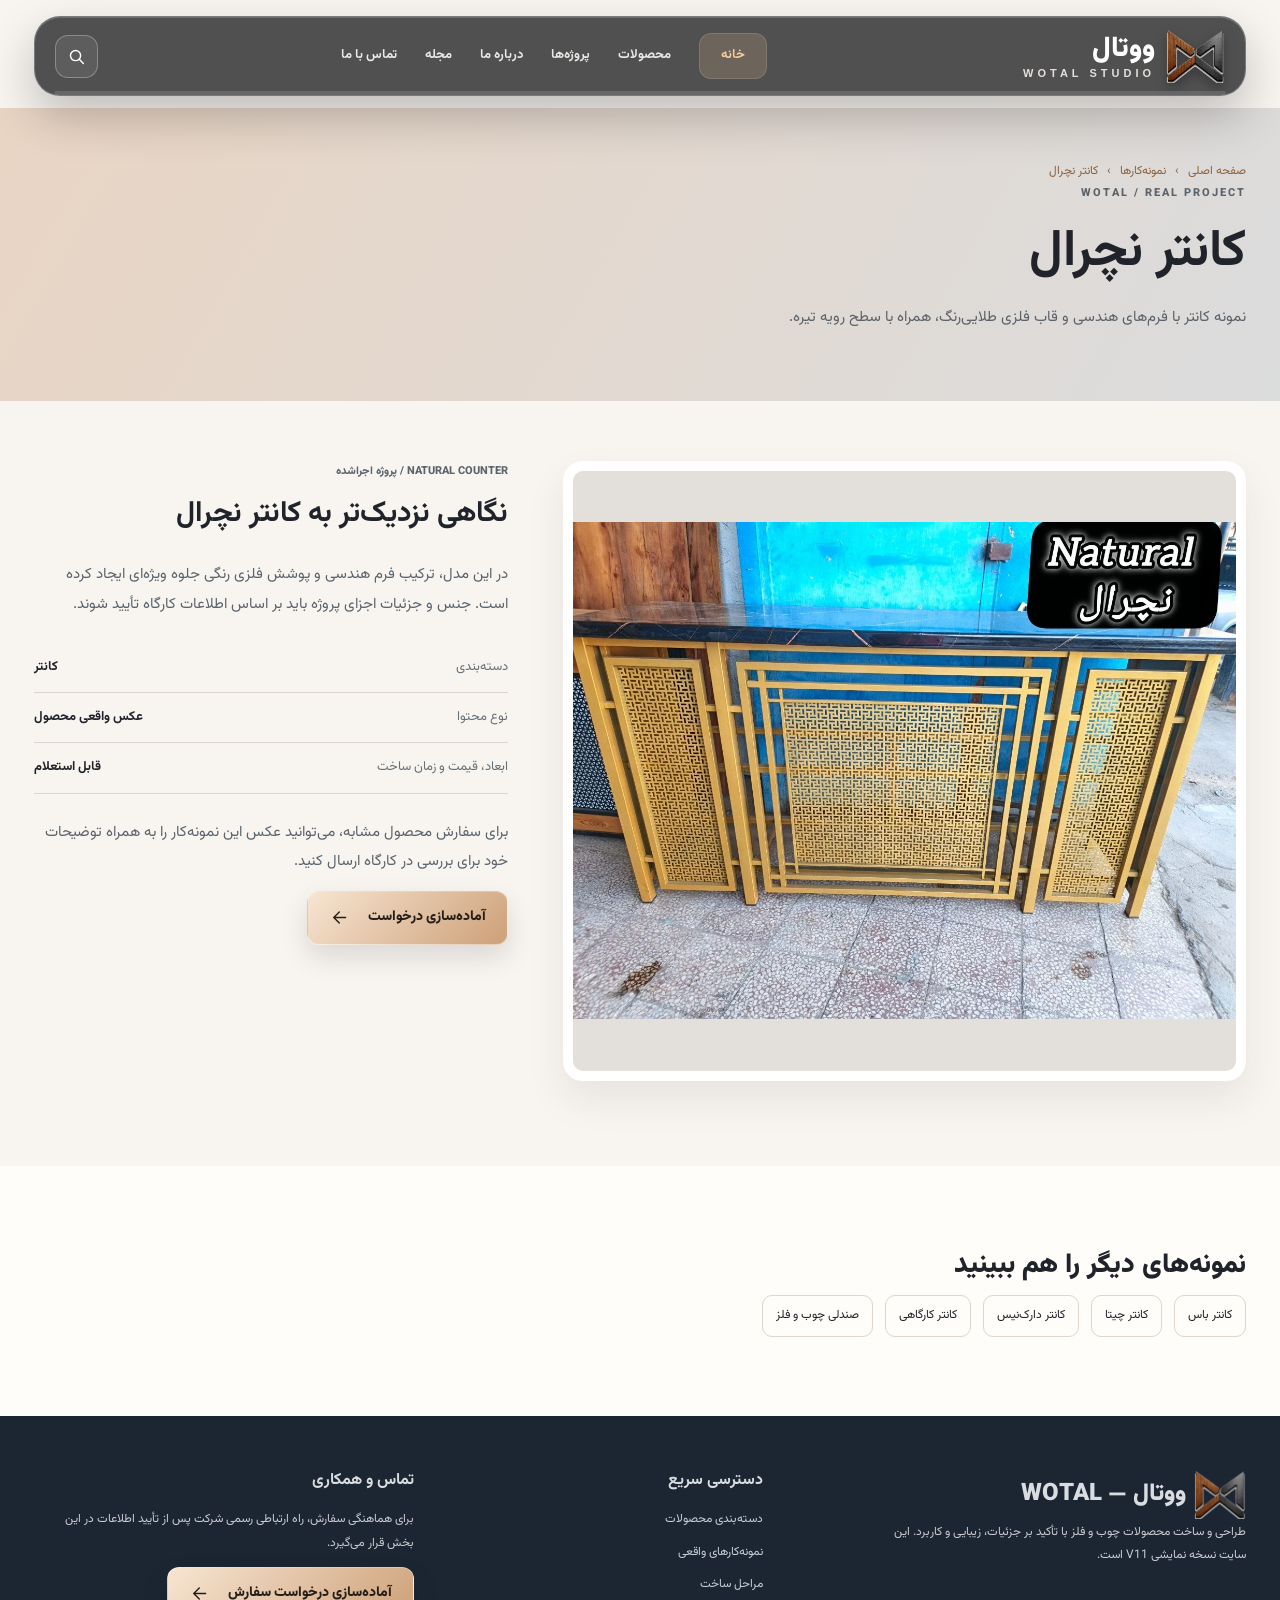
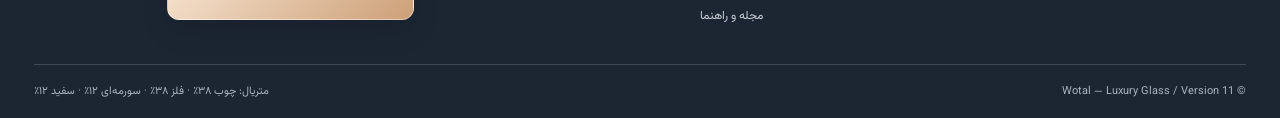
<file: projects/counter-natural.html>
<!doctype html><html lang="fa" dir="rtl"><head><meta charset="utf-8"><meta name="viewport" content="width=device-width,initial-scale=1,viewport-fit=cover"><meta name="theme-color" content="#252c35"><meta name="description" content="نمونه کانتر با فرم‌های هندسی و قاب فلزی طلایی‌رنگ، همراه با سطح رویه تیره."><meta name="robots" content="index,follow,max-image-preview:large"><meta property="og:type" content="article"><meta property="og:title" content="کانتر نچرال | نمونه‌کار واقعی ووتال"><meta property="og:description" content="نمونه کانتر با فرم‌های هندسی و قاب فلزی طلایی‌رنگ، همراه با سطح رویه تیره."><meta property="og:locale" content="fa_IR"><meta name="color-scheme" content="light"><link rel="icon" href="../assets/favicon.png"><link rel="preconnect" href="https://fonts.googleapis.com"><link rel="preconnect" href="https://fonts.gstatic.com" crossorigin><link href="https://fonts.googleapis.com/css2?family=Vazirmatn:wght@400;500;600;700;800;900&display=swap" rel="stylesheet"><link rel="stylesheet" href="../assets/style.css"><title>کانتر نچرال | نمونه‌کار واقعی ووتال</title><script type="application/ld+json">{"@context": "https://schema.org", "@type": "CreativeWork", "name": "کانتر نچرال", "description": "نمونه کانتر با فرم‌های هندسی و قاب فلزی طلایی‌رنگ، همراه با سطح رویه تیره.", "inLanguage": "fa-IR", "creator": {"@type": "Organization", "name": "ووتال"}}</script></head><body><svg class="sr-only" aria-hidden="true" xmlns="http://www.w3.org/2000/svg"><defs>
<symbol id="i-search" viewBox="0 0 24 24"><circle cx="10.8" cy="10.8" r="6.4"/><path d="m15.5 15.5 5.2 5.2"/></symbol>
<symbol id="i-menu" viewBox="0 0 24 24"><path d="M4 6h16M4 12h16M4 18h16"/></symbol>
<symbol id="i-arrow" viewBox="0 0 24 24"><path d="m13 5-7 7 7 7M6 12h15"/></symbol>
<symbol id="i-box" viewBox="0 0 24 24"><path d="m12 2 9 5-9 5-9-5 9-5ZM3 7v10l9 5 9-5V7M12 12v10"/></symbol>
<symbol id="i-chair" viewBox="0 0 24 24"><path d="M7 5h10v9H7zM5 14h14v4H5zM7 18v4m10-4v4"/></symbol>
<symbol id="i-shelf" viewBox="0 0 24 24"><path d="M3 3h18v18M3 3v18M3 10h18M3 16h18M9 3v7M15 10v6"/></symbol>
<symbol id="i-office" viewBox="0 0 24 24"><path d="M3 7h18v5H3zM6 12v9M18 12v9M10 17h4M9 4h6v3"/></symbol>
<symbol id="i-phone" viewBox="0 0 24 24"><path d="M7 3H4l-1 5c1 6 7 12 13 13l5-1v-4l-5-3-3 3c-3-1-5-3-6-6l3-3-3-4Z"/></symbol>
<symbol id="i-next" viewBox="0 0 24 24"><path d="m9 5 7 7-7 7"/></symbol>
</defs></svg><a class="skip" href="#main">رفتن به محتوای اصلی</a><div class="inner-page"><div class="nav-wrap"><div class="wrap"><header class="glass-nav"><a class="brand" href="../index.html" aria-label="ووتال، صفحه اصلی"><img class="brand-logo" src="../assets/images/wotal-symbol.png" width="59" height="58" alt="نشان ووتال"><span class="brand-copy">ووتال<small>WOTAL STUDIO</small></span></a><nav class="main-menu" id="navMenu" aria-label="منوی اصلی"><a href="../index.html#home" aria-current="page">خانه</a><a href="../index.html#collection">محصولات</a><a href="../index.html#portfolio">پروژه‌ها</a><a href="../index.html#about">درباره ما</a><a href="../index.html#journal">مجله</a><a href="../index.html#contact">تماس با ما</a></nav><div class="nav-tools"><button class="round-btn" id="searchOpen" type="button" aria-label="جست‌وجو در سایت" title="جست‌وجو"><svg class="icon" aria-hidden="true"><use href="#i-search"></use></svg></button><button class="round-btn menu-btn" id="menuOpen" type="button" aria-controls="navMenu" aria-expanded="false" aria-label="باز کردن منو"><svg class="icon" aria-hidden="true"><use href="#i-menu"></use></svg></button></div><div class="scroll-progress" role="progressbar" aria-label="میزان پیمایش این صفحه" aria-valuemin="0" aria-valuemax="100" aria-valuenow="0"><span class="scroll-progress-fill"></span></div></header></div></div><main id="main"><section class="inner-banner"><div class="wrap"><div class="breadcrumbs"><a href="../index.html">صفحه اصلی</a><span>›</span><a href="../index.html#portfolio">نمونه‌کارها</a><span>›</span>کانتر نچرال</div><p class="section-overline">WOTAL / REAL PROJECT</p><h1>کانتر نچرال</h1><p>نمونه کانتر با فرم‌های هندسی و قاب فلزی طلایی‌رنگ، همراه با سطح رویه تیره.</p></div></section><section class="detail-area"><div class="wrap detail-grid"><div class="detail-gallery"><img src="../assets/images/counter-natural.webp" alt="نمونه کانتر با فرم‌های هندسی و قاب فلزی طلایی‌رنگ، همراه با سطح رویه تیره." width="1280" height="960"></div><div class="detail-text"><p class="detail-label">NATURAL COUNTER / پروژه اجراشده</p><h2>نگاهی نزدیک‌تر به کانتر نچرال</h2><p>در این مدل، ترکیب فرم هندسی و پوشش فلزی رنگی جلوه ویژه‌ای ایجاد کرده است. جنس و جزئیات اجزای پروژه باید بر اساس اطلاعات کارگاه تأیید شوند.</p><dl class="spec-list"><div><dt>دسته‌بندی</dt><dd>کانتر</dd></div><div><dt>نوع محتوا</dt><dd>عکس واقعی محصول</dd></div><div><dt>ابعاد، قیمت و زمان ساخت</dt><dd>قابل استعلام</dd></div></dl><p>برای سفارش محصول مشابه، می‌توانید عکس این نمونه‌کار را به همراه توضیحات خود برای بررسی در کارگاه ارسال کنید.</p><a class="pill pill-warm" href="../index.html#contact">آماده‌سازی درخواست <svg class="icon" aria-hidden="true"><use href="#i-arrow"></use></svg></a></div></div></section><section class="section guides-section"><div class="wrap"><h2 class="section-heading">نمونه‌های دیگر را هم ببینید</h2><div class="related-projects"><a href="counter-boss.html">کانتر باس</a><a href="counter-cheetah.html">کانتر چیتا</a><a href="counter-darkness.html">کانتر دارک‌نیس</a><a href="counter-workshop.html">کانتر کارگاهی</a><a href="chair.html">صندلی چوب و فلز</a></div></div></section></main></div><footer class="footer"><div class="wrap"><div class="footer-grid"><div><div class="footer-brand"><img src="../assets/images/wotal-symbol.png" alt="" width="52" height="52"><span>ووتال — WOTAL</span></div><p>طراحی و ساخت محصولات چوب و فلز با تأکید بر جزئیات، زیبایی و کاربرد. این سایت نسخه نمایشی V11 است.</p></div><div><h3>دسترسی سریع</h3><div class="footer-nav"><a href="../index.html#collection">دسته‌بندی محصولات</a><a href="../index.html#portfolio">نمونه‌کارهای واقعی</a><a href="../index.html#process">مراحل ساخت</a><a href="../index.html#journal">مجله و راهنما</a></div></div><div><h3>تماس و همکاری</h3><p>برای هماهنگی سفارش، راه ارتباطی رسمی شرکت پس از تأیید اطلاعات در این بخش قرار می‌گیرد.</p><a class="pill pill-warm" href="../index.html#contact">آماده‌سازی درخواست سفارش <svg class="icon" aria-hidden="true"><use href="#i-arrow"></use></svg></a></div></div><div class="footer-base"><span>© Wotal — Luxury Glass / Version 11</span><span>متریال: چوب ۳۸٪ · فلز ۳۸٪ · سورمه‌ای ۱۲٪ · سفید ۱۲٪</span></div></div></footer><dialog id="searchDialog" class="search-modal" aria-labelledby="searchTitle"><div class="search-inner"><div class="search-head"><h2 id="searchTitle">جست‌وجو در ووتال</h2><button class="modal-close" type="button" id="searchClose" aria-label="بستن جست‌وجو">×</button></div><label class="sr-only" for="siteSearch">عنوان محصول یا مقاله</label><input class="search-input" type="search" id="siteSearch" autocomplete="off" placeholder="مثلاً کانتر، صندلی، نگهداری..."><div class="search-list" id="searchResults" aria-live="polite"></div></div></dialog><script id="searchData" type="application/json">[{"title": "کانتر باس", "group": "نمونه‌کار واقعی", "href": "../projects/counter-boss.html", "img": "../assets/images/counter-boss.webp"}, {"title": "کانتر چیتا", "group": "نمونه‌کار واقعی", "href": "../projects/counter-cheetah.html", "img": "../assets/images/counter-cheetah.webp"}, {"title": "کانتر نچرال", "group": "نمونه‌کار واقعی", "href": "../projects/counter-natural.html", "img": "../assets/images/counter-natural.webp"}, {"title": "کانتر دارک‌نیس", "group": "نمونه‌کار واقعی", "href": "../projects/counter-darkness.html", "img": "../assets/images/counter-darkness.webp"}, {"title": "کانتر کارگاهی", "group": "نمونه‌کار واقعی", "href": "../projects/counter-workshop.html", "img": "../assets/images/counter-workshop.webp"}, {"title": "صندلی چوب و فلز", "group": "نمونه‌کار واقعی", "href": "../projects/chair.html", "img": "../assets/images/chair.webp"}, {"title": "راهنمای سفارش کانتر سفارشی", "group": "مقاله راهنما", "href": "../guides/custom-counter.html", "img": "../assets/images/counter-cheetah.webp"}, {"title": "نگهداری محصولات چوب و فلز", "group": "مقاله راهنما", "href": "../guides/wood-metal-care.html", "img": "../assets/images/counter-boss.webp"}]</script><script src="../assets/app.js" defer></script></body></html>
</file>
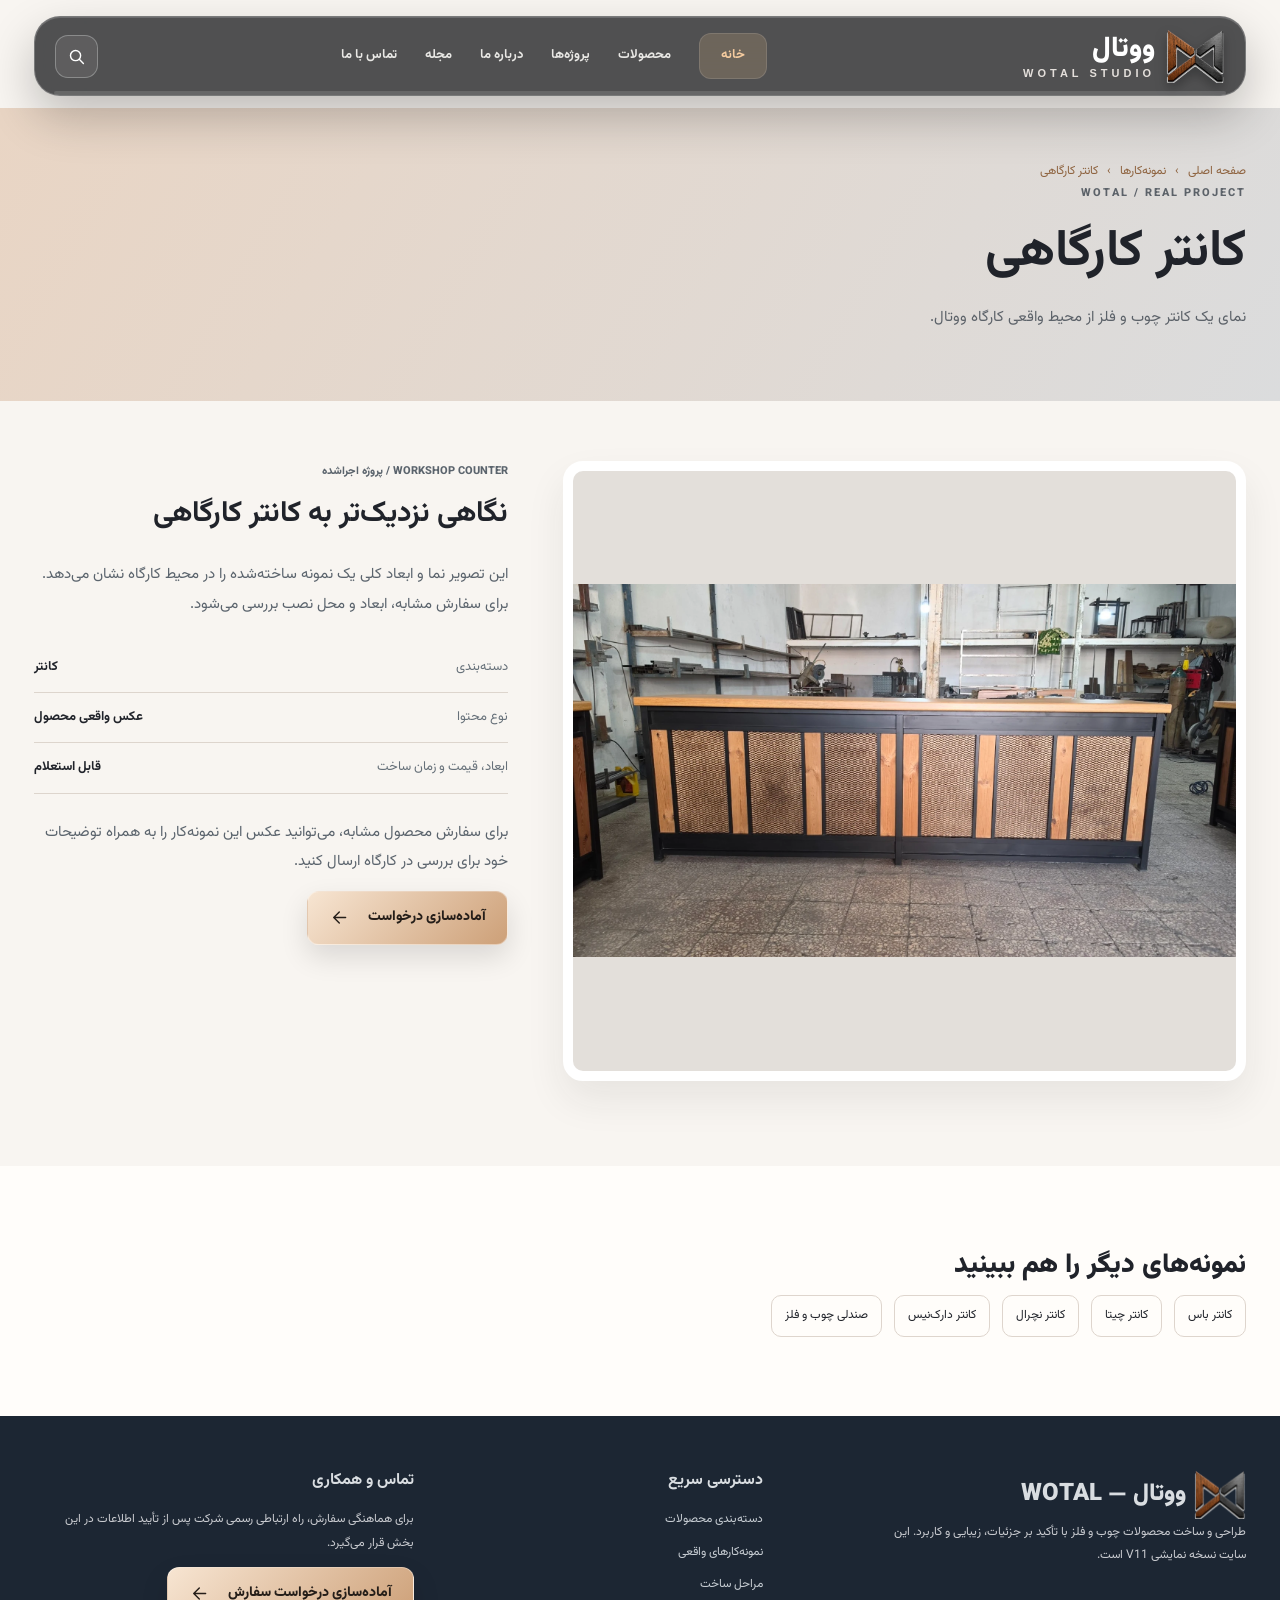
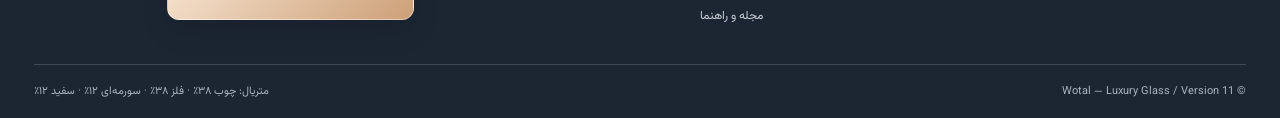
<file: projects/counter-workshop.html>
<!doctype html><html lang="fa" dir="rtl"><head><meta charset="utf-8"><meta name="viewport" content="width=device-width,initial-scale=1,viewport-fit=cover"><meta name="theme-color" content="#252c35"><meta name="description" content="نمای یک کانتر چوب و فلز از محیط واقعی کارگاه ووتال."><meta name="robots" content="index,follow,max-image-preview:large"><meta property="og:type" content="article"><meta property="og:title" content="کانتر کارگاهی | نمونه‌کار واقعی ووتال"><meta property="og:description" content="نمای یک کانتر چوب و فلز از محیط واقعی کارگاه ووتال."><meta property="og:locale" content="fa_IR"><meta name="color-scheme" content="light"><link rel="icon" href="../assets/favicon.png"><link rel="preconnect" href="https://fonts.googleapis.com"><link rel="preconnect" href="https://fonts.gstatic.com" crossorigin><link href="https://fonts.googleapis.com/css2?family=Vazirmatn:wght@400;500;600;700;800;900&display=swap" rel="stylesheet"><link rel="stylesheet" href="../assets/style.css"><title>کانتر کارگاهی | نمونه‌کار واقعی ووتال</title><script type="application/ld+json">{"@context": "https://schema.org", "@type": "CreativeWork", "name": "کانتر کارگاهی", "description": "نمای یک کانتر چوب و فلز از محیط واقعی کارگاه ووتال.", "inLanguage": "fa-IR", "creator": {"@type": "Organization", "name": "ووتال"}}</script></head><body><svg class="sr-only" aria-hidden="true" xmlns="http://www.w3.org/2000/svg"><defs>
<symbol id="i-search" viewBox="0 0 24 24"><circle cx="10.8" cy="10.8" r="6.4"/><path d="m15.5 15.5 5.2 5.2"/></symbol>
<symbol id="i-menu" viewBox="0 0 24 24"><path d="M4 6h16M4 12h16M4 18h16"/></symbol>
<symbol id="i-arrow" viewBox="0 0 24 24"><path d="m13 5-7 7 7 7M6 12h15"/></symbol>
<symbol id="i-box" viewBox="0 0 24 24"><path d="m12 2 9 5-9 5-9-5 9-5ZM3 7v10l9 5 9-5V7M12 12v10"/></symbol>
<symbol id="i-chair" viewBox="0 0 24 24"><path d="M7 5h10v9H7zM5 14h14v4H5zM7 18v4m10-4v4"/></symbol>
<symbol id="i-shelf" viewBox="0 0 24 24"><path d="M3 3h18v18M3 3v18M3 10h18M3 16h18M9 3v7M15 10v6"/></symbol>
<symbol id="i-office" viewBox="0 0 24 24"><path d="M3 7h18v5H3zM6 12v9M18 12v9M10 17h4M9 4h6v3"/></symbol>
<symbol id="i-phone" viewBox="0 0 24 24"><path d="M7 3H4l-1 5c1 6 7 12 13 13l5-1v-4l-5-3-3 3c-3-1-5-3-6-6l3-3-3-4Z"/></symbol>
<symbol id="i-next" viewBox="0 0 24 24"><path d="m9 5 7 7-7 7"/></symbol>
</defs></svg><a class="skip" href="#main">رفتن به محتوای اصلی</a><div class="inner-page"><div class="nav-wrap"><div class="wrap"><header class="glass-nav"><a class="brand" href="../index.html" aria-label="ووتال، صفحه اصلی"><img class="brand-logo" src="../assets/images/wotal-symbol.png" width="59" height="58" alt="نشان ووتال"><span class="brand-copy">ووتال<small>WOTAL STUDIO</small></span></a><nav class="main-menu" id="navMenu" aria-label="منوی اصلی"><a href="../index.html#home" aria-current="page">خانه</a><a href="../index.html#collection">محصولات</a><a href="../index.html#portfolio">پروژه‌ها</a><a href="../index.html#about">درباره ما</a><a href="../index.html#journal">مجله</a><a href="../index.html#contact">تماس با ما</a></nav><div class="nav-tools"><button class="round-btn" id="searchOpen" type="button" aria-label="جست‌وجو در سایت" title="جست‌وجو"><svg class="icon" aria-hidden="true"><use href="#i-search"></use></svg></button><button class="round-btn menu-btn" id="menuOpen" type="button" aria-controls="navMenu" aria-expanded="false" aria-label="باز کردن منو"><svg class="icon" aria-hidden="true"><use href="#i-menu"></use></svg></button></div><div class="scroll-progress" role="progressbar" aria-label="میزان پیمایش این صفحه" aria-valuemin="0" aria-valuemax="100" aria-valuenow="0"><span class="scroll-progress-fill"></span></div></header></div></div><main id="main"><section class="inner-banner"><div class="wrap"><div class="breadcrumbs"><a href="../index.html">صفحه اصلی</a><span>›</span><a href="../index.html#portfolio">نمونه‌کارها</a><span>›</span>کانتر کارگاهی</div><p class="section-overline">WOTAL / REAL PROJECT</p><h1>کانتر کارگاهی</h1><p>نمای یک کانتر چوب و فلز از محیط واقعی کارگاه ووتال.</p></div></section><section class="detail-area"><div class="wrap detail-grid"><div class="detail-gallery"><img src="../assets/images/counter-workshop.webp" alt="نمای یک کانتر چوب و فلز از محیط واقعی کارگاه ووتال." width="1280" height="960"></div><div class="detail-text"><p class="detail-label">WORKSHOP COUNTER / پروژه اجراشده</p><h2>نگاهی نزدیک‌تر به کانتر کارگاهی</h2><p>این تصویر نما و ابعاد کلی یک نمونه ساخته‌شده را در محیط کارگاه نشان می‌دهد. برای سفارش مشابه، ابعاد و محل نصب بررسی می‌شود.</p><dl class="spec-list"><div><dt>دسته‌بندی</dt><dd>کانتر</dd></div><div><dt>نوع محتوا</dt><dd>عکس واقعی محصول</dd></div><div><dt>ابعاد، قیمت و زمان ساخت</dt><dd>قابل استعلام</dd></div></dl><p>برای سفارش محصول مشابه، می‌توانید عکس این نمونه‌کار را به همراه توضیحات خود برای بررسی در کارگاه ارسال کنید.</p><a class="pill pill-warm" href="../index.html#contact">آماده‌سازی درخواست <svg class="icon" aria-hidden="true"><use href="#i-arrow"></use></svg></a></div></div></section><section class="section guides-section"><div class="wrap"><h2 class="section-heading">نمونه‌های دیگر را هم ببینید</h2><div class="related-projects"><a href="counter-boss.html">کانتر باس</a><a href="counter-cheetah.html">کانتر چیتا</a><a href="counter-natural.html">کانتر نچرال</a><a href="counter-darkness.html">کانتر دارک‌نیس</a><a href="chair.html">صندلی چوب و فلز</a></div></div></section></main></div><footer class="footer"><div class="wrap"><div class="footer-grid"><div><div class="footer-brand"><img src="../assets/images/wotal-symbol.png" alt="" width="52" height="52"><span>ووتال — WOTAL</span></div><p>طراحی و ساخت محصولات چوب و فلز با تأکید بر جزئیات، زیبایی و کاربرد. این سایت نسخه نمایشی V11 است.</p></div><div><h3>دسترسی سریع</h3><div class="footer-nav"><a href="../index.html#collection">دسته‌بندی محصولات</a><a href="../index.html#portfolio">نمونه‌کارهای واقعی</a><a href="../index.html#process">مراحل ساخت</a><a href="../index.html#journal">مجله و راهنما</a></div></div><div><h3>تماس و همکاری</h3><p>برای هماهنگی سفارش، راه ارتباطی رسمی شرکت پس از تأیید اطلاعات در این بخش قرار می‌گیرد.</p><a class="pill pill-warm" href="../index.html#contact">آماده‌سازی درخواست سفارش <svg class="icon" aria-hidden="true"><use href="#i-arrow"></use></svg></a></div></div><div class="footer-base"><span>© Wotal — Luxury Glass / Version 11</span><span>متریال: چوب ۳۸٪ · فلز ۳۸٪ · سورمه‌ای ۱۲٪ · سفید ۱۲٪</span></div></div></footer><dialog id="searchDialog" class="search-modal" aria-labelledby="searchTitle"><div class="search-inner"><div class="search-head"><h2 id="searchTitle">جست‌وجو در ووتال</h2><button class="modal-close" type="button" id="searchClose" aria-label="بستن جست‌وجو">×</button></div><label class="sr-only" for="siteSearch">عنوان محصول یا مقاله</label><input class="search-input" type="search" id="siteSearch" autocomplete="off" placeholder="مثلاً کانتر، صندلی، نگهداری..."><div class="search-list" id="searchResults" aria-live="polite"></div></div></dialog><script id="searchData" type="application/json">[{"title": "کانتر باس", "group": "نمونه‌کار واقعی", "href": "../projects/counter-boss.html", "img": "../assets/images/counter-boss.webp"}, {"title": "کانتر چیتا", "group": "نمونه‌کار واقعی", "href": "../projects/counter-cheetah.html", "img": "../assets/images/counter-cheetah.webp"}, {"title": "کانتر نچرال", "group": "نمونه‌کار واقعی", "href": "../projects/counter-natural.html", "img": "../assets/images/counter-natural.webp"}, {"title": "کانتر دارک‌نیس", "group": "نمونه‌کار واقعی", "href": "../projects/counter-darkness.html", "img": "../assets/images/counter-darkness.webp"}, {"title": "کانتر کارگاهی", "group": "نمونه‌کار واقعی", "href": "../projects/counter-workshop.html", "img": "../assets/images/counter-workshop.webp"}, {"title": "صندلی چوب و فلز", "group": "نمونه‌کار واقعی", "href": "../projects/chair.html", "img": "../assets/images/chair.webp"}, {"title": "راهنمای سفارش کانتر سفارشی", "group": "مقاله راهنما", "href": "../guides/custom-counter.html", "img": "../assets/images/counter-cheetah.webp"}, {"title": "نگهداری محصولات چوب و فلز", "group": "مقاله راهنما", "href": "../guides/wood-metal-care.html", "img": "../assets/images/counter-boss.webp"}]</script><script src="../assets/app.js" defer></script></body></html>
</file>
<file: assets/style.css>
/* WOTAL V11 — Luxury + Editorial + Glassmorphism
   Target palette balance: natural wood 38 / metal 38 / navy 12 / white 12.
   Proportions are design intentions; real-image pixels vary by viewport. */
:root{--wood:#b4835c;--wood-dark:#765338;--wood-soft:#ead7c6;--metal:#a4a6a8;--steel:#71777b;--navy:#1b2c43;--ink:#20232a;--muted:#697078;--paper:#f7f4f0;--white:#fffefd;--line:rgba(74,70,68,.14);--glass:rgba(38,33,31,.49);--font:'Vazirmatn',Tahoma,'Segoe UI',sans-serif;--radius:18px}
*,*::before,*::after{box-sizing:border-box}html{scroll-behavior:smooth;scroll-padding-top:25px}body{margin:0;font:400 15px/1.95 var(--font);background:var(--paper);color:var(--ink);-webkit-font-smoothing:antialiased}img{max-width:100%;display:block}a{text-decoration:none;color:inherit}button,input,select,textarea{font:inherit}button{cursor:pointer}h1,h2,h3,h4,p{margin-top:0}h1,h2,h3{line-height:1.48}svg{vertical-align:middle}.icon{width:19px;height:19px;stroke:currentColor;stroke-width:1.8;fill:none;stroke-linecap:round;stroke-linejoin:round;flex-shrink:0}.wrap{width:min(100% - 68px,1460px);margin:auto}.sr-only{position:absolute;width:1px;height:1px;padding:0;overflow:hidden;clip:rect(0,0,0,0);white-space:nowrap}.skip{position:absolute;right:12px;top:-70px;z-index:120;padding:8px 15px;background:#fff;color:#222}.skip:focus{top:10px}a:focus-visible,button:focus-visible,input:focus-visible,select:focus-visible,textarea:focus-visible,summary:focus-visible{outline:3px solid #bc8e63;outline-offset:4px}
/* IMAGE-BACKED HERO and overlaying frosted navigation */
.hero{position:relative;min-height:660px;isolation:isolate;color:#fff;background:#222;overflow:hidden}.hero-image{position:absolute;z-index:-3;inset:0;width:100%;height:100%;object-fit:cover;object-position:49% 49%;animation:slowIntro 1.2s ease-out both}.hero-shade{position:absolute;z-index:-2;inset:0;background:linear-gradient(to left,rgba(20,19,20,.92) 0%,rgba(27,23,22,.80) 21%,rgba(32,28,26,.55) 41%,rgba(24,22,22,.15) 68%,transparent 95%),linear-gradient(0deg,rgba(15,16,19,.20),transparent 52%);pointer-events:none}.hero-shade:after{content:"";position:absolute;inset:0 0 0 auto;width:45%;background:radial-gradient(closest-side at 75% 48%,rgba(17,17,20,.22),transparent);backdrop-filter:blur(2px)}
.nav-wrap{position:relative;z-index:8;padding-top:26px}.glass-nav{display:flex;flex-direction:row;align-items:center;gap:18px;min-height:80px;padding:9px 20px;background:var(--glass);border:1px solid rgba(255,255,255,.24);border-radius:26px;box-shadow:inset 0 1px rgba(255,255,255,.16),0 20px 48px rgba(0,0,0,.23);-webkit-backdrop-filter:blur(24px) saturate(135%);backdrop-filter:blur(24px) saturate(135%)}
.brand{display:flex;align-items:center;gap:11px;min-width:215px;flex-shrink:0;color:white}.brand-logo{width:59px;height:58px;object-fit:contain;filter:drop-shadow(0 5px 6px rgba(0,0,0,.3))}.brand-copy{font-weight:900;font-size:28px;line-height:1.25;white-space:nowrap}.brand-copy small{font-size:11px;display:block;letter-spacing:4px;font-weight:600;font-family:Arial,sans-serif;direction:ltr;text-align:right;color:#e4dfdb}.main-menu{display:flex;align-items:center;justify-content:center;gap:clamp(13px,2.2vw,38px);flex:1;white-space:nowrap}.main-menu a{font-size:13px;font-weight:700;padding:10px 0;color:#e9e8e5;transition:color .2s}.main-menu a:hover,.main-menu a[aria-current=page]{color:#f6cc9f}.main-menu a[aria-current=page]{padding:10px 22px;border-radius:12px;background:rgba(225,180,129,.2);box-shadow:inset 0 0 0 1px rgba(255,255,255,.12)}.nav-tools{display:flex;gap:9px;margin-right:auto}.round-btn{display:inline-grid;place-items:center;flex-shrink:0;width:43px;height:43px;border:1px solid rgba(255,255,255,.28);border-radius:13px;color:#fff;background:rgba(255,255,255,.08);transition:background .2s,transform .2s}.round-btn:hover{background:rgba(255,255,255,.20);transform:translateY(-2px)}.menu-btn{display:none}
.hero-content{padding:95px 0 94px;position:relative;z-index:1;display:flex;flex-direction:column;align-items:flex-start;max-width:unset}.hero-copy{width:min(610px,52%)}.hero-eyebrow{display:flex;align-items:center;gap:11px;margin:0 0 18px;color:#f4e8de;font-size:13px;letter-spacing:.1px;font-weight:600}.hero-eyebrow:before{content:"";width:34px;height:2px;background:#e8b785;order:-1}.hero h1{font-size:clamp(42px,4.3vw,67px);font-weight:900;line-height:1.34;letter-spacing:-1.5px;margin:0 0 18px;text-shadow:0 3px 20px rgba(0,0,0,.13)}.hero h1 em{color:#e0b58b;font-style:normal}.hero .intro{max-width:510px;font-size:16px;line-height:2.35;color:#f2ece5;font-weight:450}.hero-acts{display:flex;flex-wrap:wrap;gap:13px;margin-top:28px}.pill{display:inline-flex;align-items:center;justify-content:space-between;gap:20px;padding:12px 21px;font-weight:800;font-size:14px;min-height:51px;border-radius:12px;border:1px solid transparent;transition:transform .2s,box-shadow .2s,background .2s}.pill:hover{transform:translateY(-2px)}.pill-warm{background:linear-gradient(135deg,#f7e5d2,#cda078);color:#251e19;border-color:rgba(255,255,255,.36);box-shadow:0 12px 28px rgba(0,0,0,.12)}.pill-warm:hover{box-shadow:0 18px 34px rgba(0,0,0,.18)}.pill-glass{background:rgba(255,255,255,.13);border-color:rgba(255,255,255,.55);color:#fff;backdrop-filter:blur(10px)}.pill-glass:hover{background:rgba(255,255,255,.22)}.hero-remark{position:absolute;bottom:25px;left:0;color:rgba(255,255,255,.8);font-size:10px;background:rgba(28,32,34,.32);backdrop-filter:blur(10px);border:1px solid rgba(255,255,255,.13);border-radius:30px;padding:5px 12px}.hero-scroll{position:absolute;bottom:25px;right:0;display:flex;gap:12px;align-items:center;color:#e6ddd2;font-size:11px;letter-spacing:1px;direction:ltr}.hero-scroll:before{content:"";width:28px;height:1px;background:#e9c4a3}
/* categories */
.collection{padding:34px 0 20px;background:linear-gradient(180deg,#faf9f6 0%,#f3f0ec 100%)}.collection-layout{display:grid;grid-template-columns:205px minmax(0,1fr);gap:26px;align-items:center}.section-overline{font-size:11px;letter-spacing:2px;color:#a7744c;font-weight:800;direction:ltr;text-align:right;margin-bottom:8px}.section-heading{font-size:clamp(25px,2.1vw,34px);margin-bottom:10px;font-weight:900;line-height:1.5}.collection-intro p{font-size:13px;color:#666b70;line-height:2.2;max-width:195px}.category-grid{display:grid;grid-template-columns:repeat(5,minmax(0,1fr));gap:15px}.category-card{position:relative;border-radius:16px;overflow:hidden;min-height:165px;background:#aeaba7;box-shadow:0 8px 22px rgba(39,35,33,.10);isolation:isolate;transition:transform .3s,box-shadow .3s}.category-card:hover{transform:translateY(-5px);box-shadow:0 18px 28px rgba(39,35,33,.17)}.category-card img{position:absolute;inset:0;width:100%;height:100%;object-fit:cover;transition:transform .5s}.category-card:hover img{transform:scale(1.07)}.category-card:after{content:"";position:absolute;inset:35% 0 0;background:linear-gradient(to bottom,transparent,rgba(15,16,18,.83));z-index:0}.category-card strong{position:absolute;bottom:11px;right:12px;left:8px;z-index:1;color:white;font-size:15px;font-weight:900;display:flex;justify-content:space-between;align-items:center;gap:5px}.category-card .icon{opacity:.9}.category-tag{position:absolute;top:9px;left:9px;background:rgba(27,28,29,.52);border:1px solid rgba(255,255,255,.3);color:#fff;border-radius:20px;z-index:1;padding:1px 8px;font-size:9px}
/* editorial row */
.edit-row{padding:23px 0 68px;background:linear-gradient(180deg,#f3f0ec,#f7f4f1)}.editorial-grid{display:grid;grid-template-columns:1.05fr 1fr 1.06fr;gap:19px;align-items:stretch}.panel{background:rgba(255,255,255,.82);border:1px solid rgba(112,104,95,.11);border-radius:21px;box-shadow:0 11px 30px rgba(39,38,38,.055);overflow:hidden;min-width:0;min-height:240px}.panel-head{display:flex;align-items:center;justify-content:space-between;gap:15px;padding:19px 22px 5px}.panel-head h2{font-size:21px;margin:0}.accent-line{width:35px;height:2px;background:#b7885e;display:inline-block}.editorial-projects{padding-bottom:18px}.feature-carousel{position:relative;padding:12px 34px 9px}.feature-track{display:flex;gap:12px;overflow-x:auto;scroll-behavior:smooth;scrollbar-width:none;scroll-snap-type:x mandatory}.feature-track::-webkit-scrollbar{display:none}.feature-item{flex:0 0 46%;min-width:0;scroll-snap-align:start;display:block}.feature-item img{width:100%;height:139px;object-fit:cover;border-radius:13px}.feature-item b{display:block;font-size:12px;margin-top:7px;white-space:nowrap;overflow:hidden;text-overflow:ellipsis}.feature-arrow{position:absolute;top:39%;border:1px solid rgba(111,103,94,.25);background:rgba(255,255,255,.9);border-radius:50%;width:33px;height:33px;z-index:3;color:#1a2e43}.feature-arrow.next{left:4px}.feature-arrow.prev{right:4px}
.about-panel{display:grid;grid-template-columns:.88fr 1fr;gap:0}.about-copy{padding:20px 18px 19px 11px}.about-copy h2{font-size:21px;margin-bottom:11px}.about-copy p{font-size:12px;line-height:2.3;color:#60666a;margin:0 0 13px}.about-copy a{display:inline-flex;align-items:center;gap:6px;color:#8d613f;font-size:12px;font-weight:900}.about-points{display:flex;gap:10px;flex-wrap:wrap;margin-top:12px}.about-points span{background:#f4efe9;border-radius:20px;color:#60584d;font-size:10px;padding:3px 8px}.about-photo{height:100%;width:100%;object-fit:cover;min-height:235px;object-position:50% 50%}.cta-panel{background:linear-gradient(130deg,#22354b,#17253b);color:#fff;padding:24px 26px;position:relative;display:flex;flex-direction:column;align-items:flex-start;justify-content:center}.cta-panel:before{content:"";position:absolute;inset:auto -60px -70px auto;width:210px;height:210px;border:1px solid rgba(215,170,127,.35);border-radius:50%;box-shadow:0 0 0 25px rgba(215,170,127,.04),0 0 0 50px rgba(215,170,127,.035);pointer-events:none}.cta-panel h2{font-size:23px;line-height:1.55;margin:0 0 10px}.cta-panel p{font-size:12px;color:#e1e6ed;margin:0 0 18px}.cta-panel .pill{min-height:43px;font-size:12px;padding:7px 18px;z-index:1}
/* lower sections */
.section{padding:79px 0}.section-top{display:flex;justify-content:space-between;gap:20px;align-items:end;margin-bottom:26px}.section-top .section-heading{margin:0}.section-top p:last-child{font-size:13px;color:var(--muted);max-width:600px}.text-link{display:inline-flex;gap:10px;align-items:center;color:#9d704a;font-weight:800;font-size:13px}.portfolio{background:#fffdfa}.filterbar{display:flex;gap:8px;flex-wrap:wrap;margin-bottom:20px}.filterbar button{padding:8px 16px;border-radius:25px;background:#f3efea;border:1px solid #e1dbd4;color:#40484d;font-size:12px;font-weight:800}.filterbar button.active,.filterbar button:hover{background:#24364b;color:#fff;border-color:#24364b}.portfolio-grid{display:grid;grid-template-columns:repeat(3,minmax(0,1fr));gap:22px}.portfolio-card{display:block;background:white;border-radius:19px;overflow:hidden;border:1px solid #ebe7e1;box-shadow:0 14px 28px rgba(30,35,40,.06);transition:transform .2s,box-shadow .2s}.portfolio-card:hover{transform:translateY(-4px);box-shadow:0 23px 34px rgba(30,35,40,.12)}.portfolio-card[hidden]{display:none!important}.portfolio-image{aspect-ratio:1.36;position:relative;overflow:hidden;background:#e4ddd5}.portfolio-image img{width:100%;height:100%;object-fit:cover;transition:transform .4s}.portfolio-card:hover img{transform:scale(1.06)}.portfolio-image span{position:absolute;bottom:13px;left:13px;background:rgba(25,34,42,.74);color:#fff;padding:5px 13px;border-radius:23px;font-size:10px;backdrop-filter:blur(6px)}.portfolio-info{padding:15px 18px 17px;display:flex;align-items:center;justify-content:space-between;gap:10px}.portfolio-info h3{font-size:17px;margin:0}.portfolio-info p{font-size:11px;color:var(--muted);margin:3px 0 0}.portfolio-info>span{display:grid;place-items:center;width:35px;height:35px;border:1px solid #ded9d2;border-radius:50%;color:#8f613c;font-size:22px}
.story{background:linear-gradient(110deg,#ced1d1,#eae6e0);color:#263440}.story-grid{display:grid;grid-template-columns:1fr 1fr;gap:58px;align-items:center}.story-photo{border-radius:24px;overflow:hidden;height:420px;box-shadow:0 24px 45px rgba(23,32,38,.13);position:relative}.story-photo img{width:100%;height:100%;object-fit:cover}.story-photo span{position:absolute;left:16px;bottom:16px;border-radius:28px;background:rgba(27,33,38,.75);backdrop-filter:blur(10px);color:#fff;font:11px Georgia,serif;letter-spacing:1.5px;padding:8px 12px}.story p{max-width:530px;color:#515d67;line-height:2.4}.process{display:grid;grid-template-columns:repeat(3,1fr);gap:12px;margin-top:28px}.process>div{background:rgba(255,255,255,.56);border:1px solid rgba(151,141,131,.13);border-radius:16px;padding:17px 14px}.process span{color:#a4734e;font:800 15px Georgia,serif}.process b{display:block;margin:7px 0;font-size:13px}.process small{font-size:11px;color:#697078;line-height:1.9;display:block}
.media-section{background:#faf7f3}.media-grid{display:grid;grid-template-columns:1.25fr .75fr;gap:24px}.video-placeholder{border-radius:22px;overflow:hidden;position:relative;min-height:300px;background:#232c35}.video-placeholder img{width:100%;height:100%;object-fit:cover;position:absolute;inset:0;opacity:.73}.video-placeholder:after{position:absolute;inset:0;content:"";background:linear-gradient(0deg,rgba(12,21,30,.83),transparent 67%)}.video-info{position:absolute;bottom:20px;right:24px;left:24px;color:#fff;z-index:2}.video-info strong{font-size:19px;display:block}.video-info p{font-size:12px;margin:6px 0 0;color:#e9e5e0}.media-side{border-radius:22px;padding:32px;background:linear-gradient(135deg,#e5d3c1,#dadcdc);display:flex;flex-direction:column;justify-content:center}.media-side h3{font-size:24px}.media-side p{font-size:13px;color:#5c6265}.mini-tag{display:inline-block;color:#8b5935;font:800 11px Georgia,serif;letter-spacing:2px}
.guides-section{background:#fffdfa}.guide-grid{display:grid;grid-template-columns:1fr 1fr;gap:23px}.guide-card{border:1px solid #e4ddd4;background:linear-gradient(140deg,#f7f2ec,#fff);padding:28px 31px;border-radius:20px;min-height:250px;display:flex;flex-direction:column;align-items:flex-start;box-shadow:0 12px 26px rgba(50,43,35,.04);transition:transform .2s}.guide-card:hover{transform:translateY(-4px)}.guide-card small{font-size:11px;color:#9b6b46;font-weight:800}.guide-card h3{font-size:22px;margin:16px 0 9px}.guide-card p{font-size:13px;color:#60696f}.guide-card b{margin-top:auto;color:#253a50;font-size:12px}
.reviews{background:#f3efeb}.review-grid{display:grid;grid-template-columns:.95fr 1.05fr;gap:40px;align-items:center}.review-placeholder{padding:28px 35px;border:1px solid #d8d0c8;border-radius:20px;background:rgba(255,255,255,.65)}.review-placeholder strong{font-size:20px}.review-placeholder p{color:#657079;font-size:13px}.review-placeholder small{color:#9b6b46;font:700 10px Georgia,serif;letter-spacing:2px}
.faq{background:#faf8f5}.faq-grid{display:grid;grid-template-columns:.8fr 1.2fr;gap:60px}.faq-items{border-top:1px solid #d9d5cf}.faq-items details{padding:17px 10px;border-bottom:1px solid #d9d5cf}.faq-items summary{list-style:none;cursor:pointer;font-weight:800;display:flex;justify-content:space-between;gap:10px}.faq-items summary:after{content:'+';color:#b4835c;font:25px Georgia,serif}.faq-items details[open] summary:after{content:'−'}.faq-items p{color:#626c73;margin:12px 0 0;font-size:13px}
.contact{background:linear-gradient(115deg,#e3d1c0,#d3d5d6);padding:80px 0}.contact-grid{display:grid;grid-template-columns:.85fr 1.15fr;gap:65px;align-items:center}.contact p{max-width:480px;color:#525f67}.request-form{padding:29px;background:rgba(255,255,255,.77);border:1px solid rgba(255,255,255,.9);border-radius:20px;display:grid;grid-template-columns:1fr 1fr;gap:15px;box-shadow:0 20px 38px rgba(26,34,39,.06)}.field{display:flex;flex-direction:column;gap:6px}.field.wide{grid-column:1/-1}.field label{font-size:12px;font-weight:800}.field input,.field select,.field textarea{width:100%;padding:10px 13px;border-radius:10px;background:#fff;border:1px solid #d7d1cc;outline:0;color:#293744;min-height:44px}.field textarea{resize:vertical}.form-actions{grid-column:1/-1;display:flex;align-items:center;gap:15px;flex-wrap:wrap}.form-actions .pill{min-height:46px}.form-response{font-size:12px;color:#385345;max-width:420px}.manual-result{grid-column:1/-1;display:none;width:100%;min-height:86px;border-radius:9px;border:1px solid #d6c5b6;padding:10px}.manual-result.show{display:block}
.footer{background:#1c2633;color:#d9dde1;padding:53px 0 0}.footer-grid{display:grid;grid-template-columns:1.1fr .75fr 1fr;gap:65px;padding-bottom:35px}.footer-brand{display:flex;align-items:center;gap:8px;font-weight:900;font-size:24px}.footer-brand img{width:52px;height:52px;object-fit:contain}.footer p{font-size:12px;color:#c9cbd0;max-width:360px}.footer h3{font-size:16px}.footer-nav{display:flex;flex-direction:column;gap:9px}.footer-nav a{font-size:12px;color:#c7cdd3}.footer-nav a:hover{color:#efc7a0}.footer-base{display:flex;gap:20px;justify-content:space-between;padding:16px 0;border-top:1px solid rgba(255,255,255,.16);font-size:11px;color:#a9b4bd}
/* inner pages */
.inner-page{background:#f8f5f1}.inner-page .nav-wrap{padding:20px 0;background:linear-gradient(120deg,#283747,#42403e)}.inner-page .glass-nav{background:rgba(33,34,36,.35)}.inner-page .hero{min-height:auto}.inner-banner{background:linear-gradient(120deg,#e9d5c4,#dbdcdd);padding:52px 0 54px}.inner-banner h1{font-size:clamp(31px,4vw,54px);margin:10px 0 12px}.inner-banner p{max-width:780px;color:#5c6269}.breadcrumbs{display:flex;gap:9px;flex-wrap:wrap;font-size:12px;color:#8e633f}.detail-area{padding:60px 0 85px}.detail-grid{display:grid;grid-template-columns:1.18fr .82fr;gap:55px;align-items:start}.detail-gallery{background:#e3dfda;border-radius:20px;overflow:hidden;border:10px solid #fff;box-shadow:0 19px 39px rgba(42,39,38,.08)}.detail-gallery img{width:100%;max-height:600px;object-fit:contain}.detail-text h2{font-size:29px}.detail-text p{color:#5b646d}.detail-label{font-size:11px;color:#a07450;font-weight:800}.spec-list{margin:24px 0}.spec-list>div{display:flex;gap:12px;justify-content:space-between;border-bottom:1px solid #ddd5cd;padding:12px 0;font-size:13px}.spec-list dt{color:#667079}.spec-list dd{margin:0;font-weight:700}.related-projects{display:flex;gap:12px;flex-wrap:wrap}.related-projects a{border:1px solid #ded5cd;border-radius:10px;padding:8px 13px;font-size:12px}.article-body{max-width:850px;margin:50px auto 95px;padding:0 18px}.article-body h2{font-size:25px;margin-top:36px}.article-body p{color:#58636b;line-height:2.65}.article-note{border-right:3px solid #b4835c;padding:18px 20px;background:#eee7df;border-radius:8px;margin:25px 0}
.search-modal{border:none;padding:0;max-width:min(630px,calc(100vw - 32px));width:100%;background:#fffefa;color:#1e2b38;border-radius:24px;box-shadow:0 30px 100px rgba(0,0,0,.32)}.search-modal::backdrop{background:rgba(8,16,25,.67);backdrop-filter:blur(3px)}.search-inner{padding:25px}.search-head{display:flex;justify-content:space-between;align-items:center}.search-head h2{margin:0;font-size:22px}.modal-close{color:#273848;background:#eeeae6;border:0;border-radius:50%;height:38px;width:38px;font-size:24px}.search-input{display:block;width:100%;border:1px solid #d8d4ce;border-radius:11px;padding:11px 15px;margin:17px 0 14px;outline:0}.search-list{max-height:400px;overflow-y:auto}.search-list a{display:flex;align-items:center;gap:12px;padding:9px 0;border-bottom:1px solid #eeeae7}.search-list img{height:60px;width:78px;object-fit:cover;border-radius:8px}.search-list b{display:block;font-size:13px}.search-list small{font-size:10px;color:#697079}
@keyframes slowIntro{from{transform:scale(1.04);opacity:.78}to{transform:scale(1);opacity:1}}
@media(max-width:1230px){.glass-nav{gap:10px}.brand{min-width:180px}.main-menu{gap:17px}.main-menu a{font-size:12px}.collection-layout{grid-template-columns:170px 1fr}.category-card{min-height:144px}.about-panel{grid-template-columns:1fr .75fr}.about-photo{height:100%}}
@media(max-width:1020px){.wrap{width:min(100% - 38px,1460px)}.hero{min-height:630px}.hero-content{padding:94px 0 80px}.hero-copy{width:min(590px,66%)}.glass-nav{min-height:71px}.brand{min-width:auto}.brand-logo{width:47px;height:48px}.brand-copy{font-size:21px}.main-menu{gap:11px}.main-menu a{font-size:11px}.collection-layout{grid-template-columns:1fr}.collection-intro p{max-width:unset}.category-grid{gap:12px}.category-card{min-height:155px}.editorial-grid{grid-template-columns:1fr 1fr}.editorial-projects{grid-column:1/-1;order:1}.about-panel{order:2}.cta-panel{order:3}.feature-item{flex-basis:31%}.portfolio-grid{grid-template-columns:repeat(2,minmax(0,1fr))}.story-grid{gap:35px}}
@media(max-width:760px){.wrap{width:min(100% - 28px,1460px)}.hero{min-height:680px}.hero-image{object-position:42% center}.hero-shade{background:linear-gradient(to bottom,rgba(21,22,24,.65),rgba(21,20,21,.80) 47%,rgba(20,19,20,.78)),linear-gradient(to left,rgba(22,20,19,.55),transparent)}.hero-shade:after{width:100%;backdrop-filter:blur(1px)}.nav-wrap{padding-top:12px}.glass-nav{border-radius:18px;min-height:66px;padding:7px 10px}.brand-logo{width:44px;height:43px}.brand-copy{font-size:21px}.brand-copy small{font-size:9px}.round-btn{width:38px;height:38px}.menu-btn{display:inline-grid}.main-menu{display:none;position:absolute;top:88px;left:14px;right:14px;border-radius:20px;background:rgba(29,30,33,.95);padding:15px 20px;flex-direction:column;align-items:stretch;gap:2px;border:1px solid rgba(255,255,255,.25);box-shadow:0 15px 35px rgba(0,0,0,.3);backdrop-filter:blur(18px)}.main-menu.open{display:flex}.main-menu a{font-size:14px;padding:9px 12px}.main-menu a[aria-current=page]{padding:9px 12px}.hero-content{padding:100px 0 115px}.hero-copy{width:min(100%,560px)}.hero h1{font-size:clamp(35px,7.5vw,55px)}.hero .intro{font-size:14px}.hero-remark{left:auto;right:0;bottom:33px}.hero-scroll{display:none}.category-grid{grid-template-columns:repeat(2,minmax(0,1fr))}.category-card{min-height:160px}.editorial-grid,.about-panel,.story-grid,.media-grid,.review-grid,.faq-grid,.contact-grid,.footer-grid,.detail-grid{grid-template-columns:1fr}.editorial-projects,.about-panel,.cta-panel{grid-column:auto}.editorial-projects{order:0}.about-panel{order:0}.cta-panel{order:0}.about-panel{grid-template-columns:1.1fr .9fr}.feature-item{flex-basis:47%}.section{padding:60px 0}.section-top{align-items:flex-start;flex-direction:column}.portfolio-grid{grid-template-columns:1fr 1fr;gap:14px}.portfolio-info h3{font-size:14px}.story-photo{height:310px}.process{grid-template-columns:1fr}.guide-grid{grid-template-columns:1fr}.footer-grid{gap:24px}.footer-base{flex-direction:column;gap:3px}.contact-grid{gap:23px}.detail-grid{gap:26px}}
@media(max-width:440px){.brand-copy{font-size:18px}.brand-logo{width:39px;height:39px}.glass-nav{gap:7px}.nav-tools{gap:4px}.round-btn{width:34px;height:34px}.hero h1{font-size:34px}.hero-acts{gap:8px}.pill{padding:10px 12px;font-size:12px}.category-grid{gap:10px}.category-card{min-height:132px}.category-card strong{font-size:12px}.category-tag{font-size:8px}.about-panel{grid-template-columns:1fr}.about-photo{max-height:220px}.feature-item{flex-basis:75%}.portfolio-grid{grid-template-columns:1fr}.portfolio-image{aspect-ratio:1.6}.request-form{grid-template-columns:1fr}.field,.field.wide{grid-column:1}.editorial-grid{gap:14px}.panel{min-height:auto}.section-heading{font-size:25px}}
@media(prefers-reduced-motion:reduce){html{scroll-behavior:auto}*,*:before,*:after{animation:none!important;transition:none!important;scroll-behavior:auto!important}}
/* Editorial desktop fold: keep the first collection visible without sacrificing readability. */
@media(min-width:1021px){.hero{min-height:570px}.hero-content{padding:49px 0 62px}.hero-copy{width:min(760px,58%)}.hero h1{font-size:clamp(42px,3.45vw,56px)}.hero .intro{max-width:630px}}

/* V11.1 -- persistent glass navigation and right-to-left reading progress */
html { scroll-padding-top: 116px; }
.nav-wrap {
  position: fixed;
  z-index: 1100;
  top: 0;
  right: 0;
  left: 0;
  width: 100%;
  padding-top: 20px;
  pointer-events: none;
  background: transparent;
  transition: padding-top .25s ease;
}
.nav-wrap .wrap, .nav-wrap .glass-nav { pointer-events: auto; }
.glass-nav { position: relative; transition: min-height .25s ease, background .25s ease, box-shadow .25s ease; }
.nav-wrap.is-scrolled { padding-top: 8px; }
.nav-wrap.is-scrolled .glass-nav {
  min-height: 65px;
  background: rgba(34, 33, 33, .78);
  box-shadow: 0 16px 37px rgba(8, 13, 20, .25), inset 0 1px rgba(255,255,255,.16);
}
/* Progress track sits at the lower edge of the translucent nav, RTL filling */
.scroll-progress {
  position: absolute;
  right: 19px;
  left: 19px;
  bottom: 0;
  height: 4px;
  border-radius: 99px;
  overflow: hidden;
  background: rgba(255, 255, 255, .13);
  pointer-events: none;
  direction: rtl;
}
.scroll-progress-fill {
  display: block;
  height: 100%;
  width: var(--page-progress, 0%);
  border-radius: 99px;
  background: linear-gradient(90deg, #e8bb87 0%, #b47d4d 100%);
  box-shadow: 0 0 11px rgba(232, 187, 135, .75);
  transition: width .075s linear;
}
/* Hero still starts at the top so the header glass floats over its photograph. */
.hero .hero-content { padding-top: 164px; }
.inner-page { padding-top: 108px; }
.inner-page .nav-wrap {
  position: fixed;
  z-index: 1100;
  top: 0;
  right: 0;
  left: 0;
  padding: 16px 0 0;
  background: transparent;
}
.inner-page .nav-wrap.is-scrolled { padding-top: 8px; }
.inner-page .glass-nav { background: rgba(33, 34, 36, .78); }
@media(max-width:1020px) {
  .hero .hero-content { padding-top: 160px; }
}
@media(max-width:760px) {
  html {scroll-padding-top: 91px;}
  .nav-wrap { padding-top: 10px; }
  .nav-wrap.is-scrolled { padding-top: 5px; }
  .nav-wrap.is-scrolled .glass-nav { min-height: 60px; }
  .inner-page { padding-top: 84px; }
  .inner-page .nav-wrap { padding-top: 10px; }
  .inner-page .nav-wrap.is-scrolled { padding-top: 5px; }
  .hero .hero-content { padding-top: 160px; }
  .scroll-progress { right: 13px; left: 13px; height: 3px; }
  .main-menu { top: calc(100% + 8px); }
}
@media(prefers-reduced-motion:reduce) {
  .nav-wrap,.glass-nav,.scroll-progress-fill { transition: none!important; }
}
</file>
